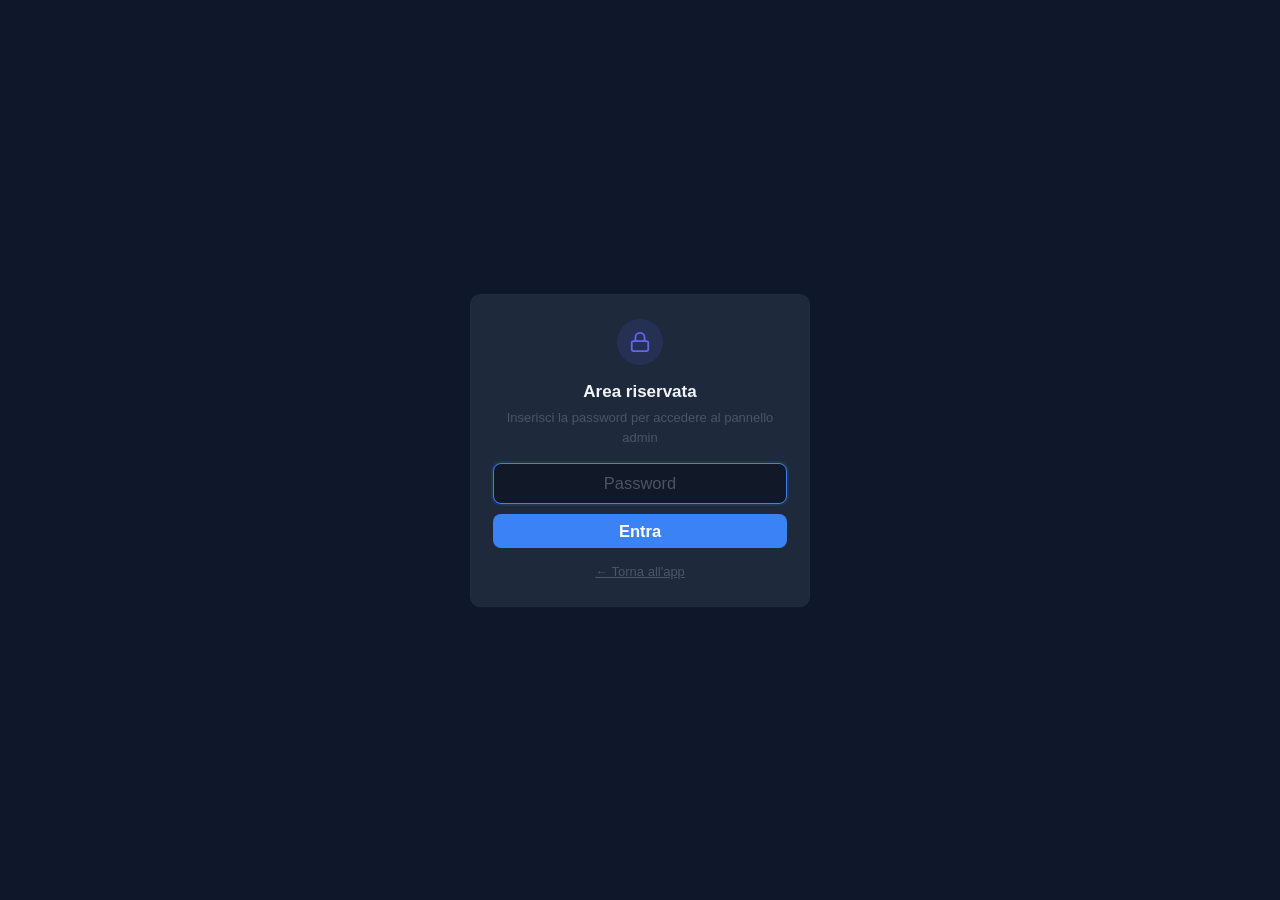
<file: admin.html>
<!DOCTYPE html>
<html lang="it" data-theme="dark">
<head>
  <meta charset="UTF-8" />
  <meta name="viewport" content="width=device-width, initial-scale=1.0, viewport-fit=cover" />
  <meta name="theme-color" content="#0F172A" />
  <title>Admin — WeGo v2.2</title>
  <link rel="stylesheet" href="/style.css" />
  <style>
    .admin-section { margin-bottom: 22px; }
    .admin-group {
      background: var(--bg-card);
      border: 1px solid var(--border);
      border-radius: var(--r-lg);
      overflow: hidden;
    }
    .admin-row {
      padding: 11px 13px;
      border-bottom: 1px solid var(--border);
    }
    .admin-row:last-child { border-bottom: none; }
    .status-dot {
      display: inline-flex; align-items: center; gap: 5px;
      font-size: 13px; font-weight: 600;
    }
    .status-dot__circle { width: 7px; height: 7px; border-radius: 50%; flex-shrink: 0; }
    .status-dot.ok    .status-dot__circle { background: var(--green); }
    .status-dot.error .status-dot__circle { background: var(--red); }
    .status-dot.warn  .status-dot__circle { background: #F59E0B; }
    .status-dot.ok    { color: var(--green); }
    .status-dot.error { color: var(--red); }
    .status-dot.warn  { color: #F59E0B; }
    .sql-block {
      background: #0A0F1A; border: 1px solid var(--border); border-radius: var(--r-md);
      padding: 12px; font-family: 'Menlo','Monaco','Courier New',monospace;
      font-size: 13px; color: #7DD3FC; line-height: 1.6;
      overflow-x: auto; white-space: pre; max-height: 240px; overflow-y: auto;
    }
    .sql-block .kw { color: #F472B6; }
    .sql-block .cm { color: #4B5563; font-style: italic; }
    .sql-block .st { color: #86EFAC; }
    .sql-block .fn { color: #FCD34D; }
    .step-badge {
      display: inline-flex; align-items: center; justify-content: center;
      width: 20px; height: 20px; border-radius: 50%;
      background: var(--accent); color: #fff; font-size: 11.5px; font-weight: 800; flex-shrink: 0;
    }
    .ext-link {
      display: inline-flex; align-items: center; gap: 4px;
      color: var(--accent); font-size: 14px; font-weight: 600; text-decoration: none;
    }
    .ext-link:hover { text-decoration: underline; }
    .ext-link svg { width: 11px; height: 11px; }
    .test-result {
      margin-top: 10px; padding: 10px 12px; border-radius: var(--r-md);
      font-size: 14px; font-weight: 500; display: none; line-height: 1.6;
    }
    .test-result.ok    { background: rgba(16,185,129,0.1); color: var(--green); border: 1px solid rgba(16,185,129,0.25); }
    .test-result.error { background: rgba(239,68,68,0.1);  color: var(--red);   border: 1px solid rgba(239,68,68,0.25); }
    .test-result.warn  { background: rgba(245,158,11,0.1); color: #D97706;      border: 1px solid rgba(245,158,11,0.25); }
    .diag-step { display: flex; align-items: flex-start; gap: 7px; padding: 2px 0; font-size: 13px; }
    .diag-step__icon { flex-shrink: 0; }
    .diag-step--ok   .diag-step__text { color: var(--green); }
    .diag-step--err  .diag-step__text { color: var(--red); }
    .diag-step--warn .diag-step__text { color: #D97706; }
    .diag-step--info .diag-step__text { color: var(--text-secondary); }
    .fcm-grid { display: grid; grid-template-columns: 1fr 1fr; gap: 10px; }
    @media (max-width: 360px) { .fcm-grid { grid-template-columns: 1fr; } }
    .config-note { font-size: 13px; color: var(--text-muted); line-height: 1.5; padding: 4px 0; }
    /* Lista dispositivi Pro — header colonne fisso durante lo scroll
       (vedi sezione "Soluzione completa" più sotto) */
    .dl-scroll {
      max-height: 400px;
      overflow-y: auto;
    }
    .dl-header {
      position: sticky;
      top: 0;
      z-index: 1;
      display: flex;
      align-items: center;
      gap: 8px;
      padding: 7px 13px;
      background: var(--bg-card);
      border-bottom: 1px solid var(--border);
      font-size: 10.5px;
      font-weight: 700;
      text-transform: uppercase;
      letter-spacing: 0.3px;
      color: var(--text-muted);
    }
    .dl-col-code { flex: 1; min-width: 0; }
    .dl-col-date { width: 92px; flex-shrink: 0; text-align: right; }
    .dl-row {
      display: flex; align-items: center; gap: 8px;
      padding: 9px 13px;
      border-bottom: 1px solid var(--border);
    }
    .dl-row:last-child { border-bottom: none; }
    .dl-row .dl-info { flex: 1; min-width: 0; }
    .dl-row .dl-date { width: 92px; flex-shrink: 0; }
    .dl-row .dl-date input[type="date"] {
      width: 100%; font-size: 11px; padding: 5px 3px;
      height: 30px; text-align: center;
    }
    /* Log notifiche push (NUOVO v2.1) — stesso pattern di .dl-scroll/
       .dl-header sopra, colonne diverse (destinatario/evento invece di
       codice/scadenza) + badge esito riuscita/fallita. */
    .nl-scroll { max-height: 400px; overflow-y: auto; }
    .nl-header {
      position: sticky; top: 0; z-index: 1;
      display: flex; align-items: center; gap: 8px;
      padding: 7px 13px; background: var(--bg-card);
      border-bottom: 1px solid var(--border);
      font-size: 10.5px; font-weight: 700; text-transform: uppercase;
      letter-spacing: 0.3px; color: var(--text-muted);
    }
    .nl-col-msg  { flex: 1; min-width: 0; }
    .nl-col-when { width: 78px; flex-shrink: 0; text-align: right; }
    .nl-row {
      display: flex; align-items: flex-start; gap: 8px;
      padding: 9px 13px; border-bottom: 1px solid var(--border);
    }
    .nl-row:last-child { border-bottom: none; }
    .nl-row .nl-info { flex: 1; min-width: 0; }
    .nl-row .nl-when { width: 78px; flex-shrink: 0; text-align: right; font-size: 11px; color: var(--text-muted); }
    .nl-badge {
      display: inline-flex; align-items: center; gap: 3px;
      font-size: 10.5px; font-weight: 700; padding: 1px 6px; border-radius: 999px;
      margin-left: 6px; vertical-align: middle;
    }
    .nl-badge--ok   { background: rgba(16,185,129,0.12); color: var(--green); }
    .nl-badge--err  { background: rgba(239,68,68,0.12);  color: var(--red); }
    .nl-badge--none { background: rgba(148,163,184,0.14); color: var(--text-muted); }
    .nl-error { font-size: 11.5px; color: var(--red); margin-top: 2px; }
    .admin-about { text-align: center; padding: 20px 14px; border-top: 1px solid var(--border); margin-top: 8px; }
    .admin-about__logo {
      width: 36px; height: 36px; background: var(--accent); border-radius: 8px;
      display: flex; align-items: center; justify-content: center;
      font-size: 15px; font-weight: 800; color: #fff; letter-spacing: -0.3px; margin: 0 auto 8px;
    }
    .admin-about__title { font-size: 16.5px; font-weight: 700; color: var(--text-primary); }
    .admin-about__ver   { font-size: 13px; color: var(--text-muted); margin-top: 2px; }
    .admin-about__sep   { height: 1px; background: var(--border); margin: 12px 0; }
    .admin-about__dev   { font-size: 13px; color: var(--text-muted); margin-bottom: 3px; }
    .admin-about__name  { font-size: 15px; font-weight: 600; color: var(--text-primary); margin-bottom: 6px; }
    .admin-about__mail  {
      display: inline-flex; align-items: center; gap: 4px;
      font-size: 14px; font-weight: 500; color: var(--accent); text-decoration: none;
    }
    .admin-about__mail:hover { text-decoration: underline; }
    .admin-about__mail svg { width: 12px; height: 12px; }
    .dev-contact { text-align: center; padding: 10px 0 4px; font-size: 13px; color: var(--text-muted); }
    .dev-contact a { color: var(--accent); text-decoration: none; font-weight: 500; }
    .dev-contact a:hover { text-decoration: underline; }
  </style>
</head>
<body>
<div class="toast-container" id="toastContainer"></div>

<!-- ─── GATE PASSWORD ───────────────────────────────────────────
     Pagina riservata: contiene lo schema SQL del database e gli
     strumenti di diagnostica, non destinata ai partecipanti comuni.
     La password vera NON è più nel codice sorgente: viene verificata
     da /api/admin-login.js, che la confronta con la variabile
     d'ambiente ADMIN_PASSWORD impostata su Vercel (Project Settings →
     Environment Variables). Per cambiarla basta aggiornare quella
     variabile, senza toccare il codice. -->
<div id="adminGate" style="position:fixed;inset:0;z-index:999;background:var(--bg-primary);
  display:flex;align-items:center;justify-content:center;padding:20px;">
  <div style="width:100%;max-width:340px;background:var(--bg-card);border:1px solid var(--border);
    border-radius:var(--r-lg);padding:24px 22px;text-align:center;">
    <div style="width:46px;height:46px;border-radius:50%;background:rgba(99,102,241,0.12);
      display:flex;align-items:center;justify-content:center;margin:0 auto 14px;">
      <svg width="22" height="22" viewBox="0 0 24 24" fill="none" stroke="#6366F1" stroke-width="2">
        <rect x="3" y="11" width="18" height="11" rx="2"/>
        <path d="M7 11V7a5 5 0 0110 0v4"/>
      </svg>
    </div>
    <div style="font-size:17px;font-weight:700;color:var(--text-primary);margin-bottom:4px;">Area riservata</div>
    <div style="font-size:13px;color:var(--text-muted);margin-bottom:16px;">Inserisci la password per accedere al pannello admin</div>
    <input type="password" id="adminPasswordInput" class="form-input" placeholder="Password"
      style="text-align:center;margin-bottom:10px;"
      onkeydown="if(event.key==='Enter')AdminGate.tryUnlock();" />
    <div id="adminGateError" style="display:none;color:var(--red);font-size:12.5px;margin-bottom:10px;">Password errata</div>
    <button class="btn btn--primary btn--full" id="adminGateBtn" onclick="AdminGate.tryUnlock()">Entra</button>
    <a href="/index.html" style="display:block;margin-top:14px;font-size:13px;color:var(--text-muted);">&#8592; Torna all'app</a>
  </div>
</div>

<script>
  const AdminGate = {
    // La password vera non è più qui: vive solo come variabile
    // d'ambiente ADMIN_PASSWORD su Vercel, verificata da
    // /api/admin-login.js. Qui restiamo con la password digitata SOLO
    // in memoria/sessionStorage per questa sessione del browser, per
    // poterla riusare come autenticazione sulle chiamate admin-only
    // successive (es. abilitare un evento esterno).
    password: null,

    init() {
      const saved = sessionStorage.getItem('wego_admin_pw');
      if (saved) {
        AdminGate._unlock(saved);
      } else {
        setTimeout(() => document.getElementById('adminPasswordInput')?.focus(), 200);
      }
    },

    async tryUnlock() {
      const input = document.getElementById('adminPasswordInput');
      const error = document.getElementById('adminGateError');
      const btn   = document.getElementById('adminGateBtn');
      const pw    = input.value;

      error.style.display = 'none';
      if (btn) { btn.disabled = true; btn.textContent = 'Verifica…'; }

      try {
        const res  = await fetch('/api/admin-login', {
          method:  'POST',
          headers: { 'Content-Type': 'application/json' },
          body:    JSON.stringify({ password: pw })
        });
        const data = await res.json().catch(() => ({}));

        if (res.ok && data.ok) {
          sessionStorage.setItem('wego_admin_pw', pw);
          AdminGate._unlock(pw);
        } else if (res.status === 404) {
          error.textContent = 'Funzione /api/admin-login non trovata — verifica che la cartella /api sia stata caricata su Vercel.';
          error.style.display = '';
        } else if (res.status === 500) {
          error.textContent = data.error || 'ADMIN_PASSWORD non configurata su Vercel.';
          error.style.display = '';
        } else {
          error.textContent = 'Password errata';
          error.style.display = '';
          input.value = ''; input.focus();
        }
      } catch (e) {
        error.textContent = 'Errore di connessione — riprova';
        error.style.display = '';
      } finally {
        if (btn) { btn.disabled = false; btn.textContent = 'Entra'; }
      }
    },

    _unlock(password) {
      AdminGate.password = password;
      document.getElementById('adminGate').style.display  = 'none';
      document.getElementById('adminShell').style.display = '';
      // AdminApp è definito più sotto nel file: avviamo l'inizializzazione
      // del pannello solo ora che l'accesso è stato sbloccato.
      if (typeof AdminApp !== 'undefined') AdminApp.init();
    },

    logout() {
      sessionStorage.removeItem('wego_admin_pw');
      window.location.reload();
    }
  };

  document.addEventListener('DOMContentLoaded', () => AdminGate.init());
</script>

<div class="app-shell" id="adminShell" style="display:none;">
  <header class="app-header">
    <div class="app-header__logo">
      <div class="app-header__logo-mark">WG</div>
      <span class="app-header__title">Pannello Admin</span>
    </div>
    <div class="app-header__actions">
      <button class="btn btn--ghost btn--sm" onclick="AdminGate.logout()" title="Esci dal pannello admin">Esci</button>
      <a href="/index.html" class="btn btn--ghost btn--sm">&#8592; App</a>
    </div>
  </header>
  <main class="page-content" style="padding-bottom:40px;">

    <!-- STATO -->
    <div class="admin-section">
      <div class="section-header"><span class="section-title">Stato sistema</span></div>
      <div class="admin-group">
        <div class="admin-row" style="display:flex;align-items:center;justify-content:space-between;">
          <span style="font-size:15px;color:var(--text-secondary);">Supabase</span>
          <span class="status-dot" id="statusSupabase"><span class="status-dot__circle"></span><span id="statusSupabaseText">Non configurato</span></span>
        </div>
        <div class="admin-row" style="display:flex;align-items:center;justify-content:space-between;">
          <span style="font-size:15px;color:var(--text-secondary);">Firebase FCM</span>
          <span class="status-dot" id="statusFCM"><span class="status-dot__circle"></span><span id="statusFCMText">Non configurato</span></span>
        </div>
        <div class="admin-row" style="display:flex;align-items:center;justify-content:space-between;">
          <span style="font-size:15px;color:var(--text-secondary);">Service Worker</span>
          <span class="status-dot" id="statusSW"><span class="status-dot__circle"></span><span id="statusSWText">Verifica...</span></span>
        </div>
        <div class="admin-row" style="display:flex;align-items:center;justify-content:space-between;">
          <span style="font-size:15px;color:var(--text-secondary);">Permesso notifiche</span>
          <span class="status-dot" id="statusNotif"><span class="status-dot__circle"></span><span id="statusNotifText">Verifica...</span></span>
        </div>
        <div class="admin-row" style="display:flex;align-items:center;justify-content:space-between;">
          <span style="font-size:15px;color:var(--text-secondary);">IndexedDB locale</span>
          <span class="status-dot" id="statusDB"><span class="status-dot__circle"></span><span id="statusDBText">Verifica...</span></span>
        </div>
      </div>
    </div>

    <!-- TEST / DEBUG LOCALE -->
    <div class="admin-section">
      <div class="section-header"><span class="section-title">Test / Debug locale (su questo browser)</span></div>
      <div class="admin-group">
        <div class="admin-row">
          <p class="config-note" style="margin-bottom:8px;">
            Per ritestare l'evidenziazione "Help" sul logo in home (compare solo
            per le prime 2 visite, finché non si clicca — vedi situazione.md
            §5sexdecies) dopo averla già esaurita su questo dispositivo/browser.
          </p>
          <button class="btn btn--ghost btn--sm" onclick="AdminApp.resetHelpHint()">
            Reset evidenziazione Help
          </button>
        </div>
      </div>
    </div>

    <!-- BACKUP CONFIG -->
    <div class="admin-section">
      <div class="section-header"><span class="section-title">Backup configurazione</span></div>
      <div class="admin-group">
        <div class="admin-row">
          <p class="config-note">
            Le credenziali sono salvate nel <b>localStorage</b> del browser corrente e non sono disponibili su altri PC o browser.
            Esporta un file <code style="font-size:11.5px;background:var(--bg-input);padding:1px 4px;border-radius:3px;">wego-config.json</code>
            da importare su ogni nuovo dispositivo. Conservalo in modo sicuro — contiene le chiavi API.
          </p>
        </div>
        <div class="admin-row" style="display:flex;gap:8px;">
          <button class="btn btn--primary" style="flex:1;" onclick="AdminApp.exportConfig()">
            <svg width="13" height="13" viewBox="0 0 24 24" fill="none" stroke="currentColor" stroke-width="2">
              <path d="M21 15v4a2 2 0 01-2 2H5a2 2 0 01-2-2v-4"/>
              <polyline points="7 10 12 15 17 10"/><line x1="12" y1="15" x2="12" y2="3"/>
            </svg>
            Esporta config
          </button>
          <button class="btn btn--ghost" style="flex:1;" onclick="AdminApp.importConfig()">
            <svg width="13" height="13" viewBox="0 0 24 24" fill="none" stroke="currentColor" stroke-width="2">
              <path d="M21 15v4a2 2 0 01-2 2H5a2 2 0 01-2-2v-4"/>
              <polyline points="17 8 12 3 7 8"/><line x1="12" y1="3" x2="12" y2="15"/>
            </svg>
            Importa config
          </button>
          <input type="file" id="configFileInput" accept=".json" style="display:none;" onchange="AdminApp._onConfigFileSelected(this)" />
        </div>
        <div class="test-result" id="configImportResult"></div>
      </div>
    </div>

    <!-- SUPABASE -->
    <div class="admin-section">
      <div class="section-header">
        <span class="section-title">Supabase — Database</span>
        <a href="https://supabase.com" target="_blank" rel="noopener" class="ext-link">Apri dashboard<svg viewBox="0 0 24 24" fill="none" stroke="currentColor" stroke-width="2"><path d="M18 13v6a2 2 0 01-2 2H5a2 2 0 01-2-2V8a2 2 0 012-2h6"/><polyline points="15 3 21 3 21 9"/><line x1="10" y1="14" x2="21" y2="3"/></svg></a>
      </div>
      <div class="admin-group" style="margin-bottom:10px;">
        <div class="admin-row">
          <div style="display:flex;align-items:center;gap:8px;margin-bottom:6px;"><span class="step-badge">1</span><span style="font-size:14px;font-weight:600;color:var(--text-primary);">Crea account su supabase.com</span></div>
          <p style="font-size:13px;color:var(--text-muted);line-height:1.5;margin-left:28px;">Vai su <a href="https://supabase.com" target="_blank" class="ext-link" style="font-size:13px;">supabase.com</a>, crea un account gratuito e un nuovo progetto.</p>
        </div>
        <div class="admin-row">
          <div style="display:flex;align-items:center;gap:8px;margin-bottom:6px;"><span class="step-badge">2</span><span style="font-size:14px;font-weight:600;color:var(--text-primary);">Esegui lo schema SQL</span></div>
          <p style="font-size:13px;color:var(--text-muted);line-height:1.5;margin-left:28px;margin-bottom:8px;">Pannello Supabase &#8594; <b>SQL Editor</b> &#8594; <b>New query</b>, incolla e lancia:</p>
          <div class="sql-block" id="sqlBlock"></div>
          <button class="btn btn--ghost btn--sm" onclick="AdminApp.copySQL()" style="margin-top:8px;">Copia SQL</button>
        </div>
        <div class="admin-row">
          <div style="display:flex;align-items:center;gap:8px;margin-bottom:6px;"><span class="step-badge">3</span><span style="font-size:14px;font-weight:600;color:var(--text-primary);">Copia le credenziali API</span></div>
          <p style="font-size:13px;color:var(--text-muted);line-height:1.5;margin-left:28px;"><b>Project Settings</b> &#8594; <b>API</b>. Copia Project URL e anon public key.</p>
        </div>
      </div>
      <div class="admin-group">
        <div class="admin-row">
          <div class="form-group" style="margin-bottom:10px;">
            <label class="form-label">Project URL *</label>
            <input type="url" class="form-input" id="supabaseUrl" placeholder="https://xxxxxxxxxxx.supabase.co" autocomplete="off" />
          </div>
          <div class="form-group" style="margin-bottom:0;">
            <label class="form-label">Anon Public Key *</label>
            <input type="text" class="form-input" id="supabaseKey" placeholder="eyJhbGciOiJIUzI1NiIsInR5cCI6IkpXVCJ9..." autocomplete="off" style="font-family:monospace;font-size:13px;" />
          </div>
        </div>
        <div class="admin-row" style="display:flex;gap:8px;">
          <button class="btn btn--primary" style="flex:1;" onclick="AdminApp.saveSupabase()">Salva</button>
          <button class="btn btn--ghost" style="flex:1;" onclick="AdminApp.testSupabase()">Testa connessione</button>
        </div>
        <div class="test-result" id="supabaseTestResult"></div>
      </div>
    </div>

    <!-- LICENZA PRO (Soluzione completa) -->
    <div class="admin-section">
      <div class="section-header"><span class="section-title">Soluzione completa (Pro)</span></div>
      <div class="admin-group" style="margin-bottom:10px;">
        <div class="admin-row">
          <p class="config-note">
            Versione Base (default): 1 evento, max 15 partecipanti, niente foto sincronizzate.
            Versione Pro (abilitata qui): fino a 100 eventi creati, 50 partecipanti per evento,
            foto sincronizzate. Devi <b>sempre indicare una data "fino al"</b> — per
            un'abilitazione senza scadenza usa una data molto lontana (bottone sotto).
          </p>
        </div>
        <div class="admin-row" style="display:flex;flex-direction:column;gap:8px;">
          <input type="text" class="form-input" id="enableDeviceId" placeholder="Codice dispositivo (da Impostazioni → Generale, o dalla lista sotto)"
            style="font-family:monospace;font-size:12.5px;" />
          <div style="display:flex;gap:8px;">
            <input type="date" class="form-input" id="enableDeviceUntil" style="flex:1;" />
            <button class="btn btn--primary" onclick="AdminApp.enableDeviceLicense()" style="flex-shrink:0;">Abilita</button>
          </div>
          <button class="btn btn--ghost btn--sm" onclick="AdminApp.setUnlimitedDate()" style="align-self:flex-start;">
            Usa "senza scadenza" (31/12/2099)
          </button>
        </div>
        <div class="test-result" id="enableDeviceResult"></div>
      </div>
      <div class="admin-group" style="padding:0;">
        <div class="admin-row" style="display:flex;align-items:center;justify-content:space-between;">
          <span style="font-size:14px;font-weight:600;color:var(--text-primary);">Dispositivi in attesa / abilitati</span>
          <button class="btn btn--ghost btn--sm" onclick="AdminApp.loadDeviceLicenseList()">Aggiorna</button>
        </div>
        <div class="dl-scroll">
          <div class="dl-header">
            <span class="dl-col-code">Codice dispositivo</span>
            <span class="dl-col-date">Data scadenza</span>
          </div>
          <div id="deviceLicenseList"><p class="config-note" style="padding:11px 13px;">Caricamento…</p></div>
        </div>
      </div>
    </div>

    <!-- FIREBASE FCM -->
    <div class="admin-section">
      <div class="section-header">
        <span class="section-title">Firebase — Push Notifications</span>
        <a href="https://console.firebase.google.com" target="_blank" rel="noopener" class="ext-link">Apri console<svg viewBox="0 0 24 24" fill="none" stroke="currentColor" stroke-width="2"><path d="M18 13v6a2 2 0 01-2 2H5a2 2 0 01-2-2V8a2 2 0 012-2h6"/><polyline points="15 3 21 3 21 9"/><line x1="10" y1="14" x2="21" y2="3"/></svg></a>
      </div>
      <div class="admin-group" style="margin-bottom:10px;">
        <div class="admin-row">
          <div style="display:flex;align-items:center;gap:8px;margin-bottom:6px;"><span class="step-badge">1</span><span style="font-size:14px;font-weight:600;color:var(--text-primary);">Crea progetto Firebase</span></div>
          <p style="font-size:13px;color:var(--text-muted);line-height:1.5;margin-left:28px;">Vai su <a href="https://console.firebase.google.com" target="_blank" class="ext-link" style="font-size:13px;">console.firebase.google.com</a>, crea progetto e aggiungi una Web App.</p>
        </div>
        <div class="admin-row">
          <div style="display:flex;align-items:center;gap:8px;margin-bottom:6px;"><span class="step-badge">2</span><span style="font-size:14px;font-weight:600;color:var(--text-primary);">Abilita Cloud Messaging</span></div>
          <p style="font-size:13px;color:var(--text-muted);line-height:1.5;margin-left:28px;"><b>Project Settings</b> &#8594; <b>Cloud Messaging</b> &#8594; genera chiavi VAPID (Web Push certificates).</p>
        </div>
        <div class="admin-row">
          <div style="display:flex;align-items:center;gap:8px;margin-bottom:6px;"><span class="step-badge">3</span><span style="font-size:14px;font-weight:600;color:var(--text-primary);">Copia le credenziali</span></div>
          <p style="font-size:13px;color:var(--text-muted);line-height:1.5;margin-left:28px;"><b>Project Settings</b> &#8594; <b>General</b> &#8594; <b>Your apps</b> &#8594; <b>SDK setup and configuration</b>.</p>
        </div>
      </div>
      <div class="admin-group">
        <div class="admin-row">
          <div class="fcm-grid">
            <div class="form-group" style="margin-bottom:0;"><label class="form-label">API Key</label><input type="text" class="form-input" id="fcmApiKey" placeholder="AIzaSy..." autocomplete="off" style="font-size:13px;font-family:monospace;" /></div>
            <div class="form-group" style="margin-bottom:0;"><label class="form-label">Project ID</label><input type="text" class="form-input" id="fcmProjectId" placeholder="my-project-12345" autocomplete="off" style="font-size:13px;" /></div>
            <div class="form-group" style="margin-bottom:0;"><label class="form-label">Sender ID</label><input type="text" class="form-input" id="fcmSenderId" placeholder="123456789012" autocomplete="off" style="font-size:13px;font-family:monospace;" /></div>
            <div class="form-group" style="margin-bottom:0;"><label class="form-label">App ID</label><input type="text" class="form-input" id="fcmAppId" placeholder="1:123...:web:abc..." autocomplete="off" style="font-size:13px;font-family:monospace;" /></div>
          </div>
        </div>
        <div class="admin-row">
          <div class="form-group" style="margin-bottom:0;">
            <label class="form-label">VAPID Public Key (Web Push)</label>
            <input type="text" class="form-input" id="fcmVapidKey" placeholder="BEl62iUYgUivxIkv69yViEuiBIa-Ib9-SkvMeAtA3LFgDzkrxZJjSgSnfck..." autocomplete="off" style="font-size:13px;font-family:monospace;" />
            <span class="form-hint">Da Project Settings &#8594; Cloud Messaging &#8594; Web Push certificates</span>
          </div>
        </div>
        <div class="admin-row" style="display:flex;gap:8px;">
          <button class="btn btn--primary" style="flex:1;" onclick="AdminApp.saveFCM()">Salva</button>
          <button class="btn btn--ghost" style="flex:1;" onclick="AdminApp.testFCM()">Testa notifica</button>
        </div>
        <div class="test-result" id="fcmTestResult"></div>
      </div>
    </div>

    <!-- LOG NOTIFICHE PUSH (NUOVO v2.1) — storico persistente di ogni
         invio tentato (tabella sp_notification_log, scritta dalla Edge
         Function send-push-notification v3 — vedi supabase.js v1.16).
         Sola lettura, via /api/notification-log.js (stesso pattern di
         sicurezza di device-license.js: password admin + service key). -->
    <div class="admin-section">
      <div class="section-header"><span class="section-title">Log notifiche push</span></div>
      <div class="admin-group" style="margin-bottom:10px;">
        <div class="admin-row">
          <p class="config-note">
            Ogni notifica push TENTATA (riuscita o no) da quando è stata attivata questa
            versione — non risale a prima. Un fallimento ripetuto sullo stesso destinatario
            di solito significa sottoscrizione scaduta/revocata sul suo device (si
            ripulisce da sola al tentativo successivo).
          </p>
        </div>
      </div>
      <div class="admin-group" style="padding:0;">
        <div class="admin-row" style="display:flex;align-items:center;justify-content:space-between;">
          <span style="font-size:14px;font-weight:600;color:var(--text-primary);">Ultimi invii</span>
          <button class="btn btn--ghost btn--sm" onclick="AdminApp.loadNotificationLog()">Aggiorna</button>
        </div>
        <div class="nl-scroll">
          <div class="nl-header">
            <span class="nl-col-msg">Destinatario / evento / messaggio</span>
            <span class="nl-col-when">Quando</span>
          </div>
          <div id="notificationLogList"><p class="config-note" style="padding:11px 13px;">Caricamento…</p></div>
        </div>
      </div>
    </div>

    <!-- VERCEL -->
    <div class="admin-section">
      <div class="section-header">
        <span class="section-title">Deployment — Vercel</span>
        <a href="https://vercel.com" target="_blank" rel="noopener" class="ext-link">Apri dashboard<svg viewBox="0 0 24 24" fill="none" stroke="currentColor" stroke-width="2"><path d="M18 13v6a2 2 0 01-2 2H5a2 2 0 01-2-2V8a2 2 0 012-2h6"/><polyline points="15 3 21 3 21 9"/><line x1="10" y1="14" x2="21" y2="3"/></svg></a>
      </div>
      <div class="admin-group">
        <div class="admin-row">
          <div style="display:flex;align-items:center;gap:8px;margin-bottom:6px;"><span class="step-badge">1</span><span style="font-size:14px;font-weight:600;color:var(--text-primary);">Push su GitHub</span></div>
          <p style="font-size:13px;color:var(--text-muted);line-height:1.5;margin-left:28px;">Carica la cartella del progetto su un repository GitHub.</p>
        </div>
        <div class="admin-row">
          <div style="display:flex;align-items:center;gap:8px;margin-bottom:6px;"><span class="step-badge">2</span><span style="font-size:14px;font-weight:600;color:var(--text-primary);">Importa su Vercel</span></div>
          <p style="font-size:13px;color:var(--text-muted);line-height:1.5;margin-left:28px;"><a href="https://vercel.com" target="_blank" class="ext-link" style="font-size:13px;">vercel.com</a> &#8594; <b>Add New Project</b> &#8594; seleziona il repo &#8594; framework: <b>Other</b> &#8594; deploy.</p>
        </div>
        <div class="admin-row">
          <div style="display:flex;align-items:center;gap:8px;margin-bottom:6px;"><span class="step-badge">3</span><span style="font-size:14px;font-weight:600;color:var(--text-primary);">Configura il dominio</span></div>
          <p style="font-size:13px;color:var(--text-muted);line-height:1.5;margin-left:28px;">Vercel assegna un URL <code style="font-size:11.5px;background:var(--bg-input);padding:1px 4px;border-radius:3px;">*.vercel.app</code>. Le PWA richiedono HTTPS — fornito automaticamente.</p>
        </div>
        <div class="admin-row">
          <button class="btn btn--ghost btn--full" onclick="AdminApp.downloadVercelJson()">
            <svg viewBox="0 0 24 24" fill="none" stroke="currentColor" stroke-width="2"><path d="M21 15v4a2 2 0 01-2 2H5a2 2 0 01-2-2v-4"/><polyline points="7 10 12 15 17 10"/><line x1="12" y1="15" x2="12" y2="3"/></svg>
            Scarica vercel.json
          </button>
        </div>
      </div>
    </div>

    <!-- ABOUT -->
    <div class="admin-about">
      <div class="admin-about__logo">WG</div>
      <div class="admin-about__title">WeGo</div>
      <div class="admin-about__ver">Versione 1.8 — Pannello Amministratore</div>
      <div class="admin-about__sep"></div>
      <div class="admin-about__dev">Sviluppato da</div>
      <div class="admin-about__name">Ivo Taffarel</div>
      <a class="admin-about__mail" href="mailto:ivotaffarel@gmail.com">
        <svg viewBox="0 0 24 24" fill="none" stroke="currentColor" stroke-width="2"><path d="M4 4h16c1.1 0 2 .9 2 2v12c0 1.1-.9 2-2 2H4c-1.1 0-2-.9-2-2V6c0-1.1.9-2 2-2z"/><polyline points="22,6 12,13 2,6"/></svg>
        ivotaffarel@gmail.com
      </a>
    </div>
    <div class="dev-contact">Contatta lo sviluppatore: <a href="mailto:ivotaffarel@gmail.com">ivotaffarel@gmail.com</a></div>

  </main>
</div>

<script src="/utils.js"></script>
<script src="/supabase.js"></script>
<script>
const AdminApp = {

  // Reset evidenziazione "Help" sul logo home (solo questo browser/device —
  // vedi app.js _renderHelpHint(), index.html, situazione.md §5sexdecies).
  // Comodo per ritestarla più volte durante lo sviluppo, senza dover
  // cancellare manualmente i dati del sito dal browser (che resetterebbe
  // anche tema/altre preferenze locali).
  resetHelpHint() {
    try {
      localStorage.removeItem('wego_help_hint_views');
      localStorage.removeItem('wego_help_hint_clicked');
      Utils.toast('Evidenziazione Help resettata — riapri la home', 'success');
    } catch (e) {
      Utils.toast('Errore: ' + e.message, 'error');
    }
  },
  async init() {
    Utils.applyTheme(Utils.getConfig('theme', 'dark'));
    AdminApp._loadSavedCredentials();
    AdminApp._checkStatus();
    AdminApp._renderSQL();
    AdminApp.loadDeviceLicenseList();
    AdminApp.loadNotificationLog();

    // Default comodo per il campo "fino al": oggi + 1 anno (caso d'uso più
    // frequente). L'admin può comunque cambiarlo o usare il bottone
    // "senza scadenza" prima di premere Abilita.
    const untilInput = document.getElementById('enableDeviceUntil');
    if (untilInput && !untilInput.value) {
      const d = new Date();
      d.setFullYear(d.getFullYear() + 1);
      untilInput.value = d.toISOString().slice(0, 10);
    }
  },

  _loadSavedCredentials() {
    const set = (id, key) => {
      const val = Utils.getConfig(key, '');
      const el  = document.getElementById(id);
      if (el && val) el.value = val;
    };
    set('supabaseUrl',  'supabase_url');
    set('supabaseKey',  'supabase_anon_key');
    set('fcmApiKey',    'fcm_api_key');
    set('fcmProjectId', 'fcm_project_id');
    set('fcmSenderId',  'fcm_sender_id');
    set('fcmAppId',     'fcm_app_id');
    set('fcmVapidKey',  'fcm_vapid_key');
  },

  async _checkStatus() {
    // Supabase
    const sbOk = SupabaseClient.isConfigured();
    AdminApp._setStatus('statusSupabase', sbOk ? 'ok' : 'error', sbOk ? 'Configurato' : 'Non configurato');

    // FCM
    const fcmOk = !!(Utils.getConfig('fcm_api_key') && Utils.getConfig('fcm_vapid_key'));
    AdminApp._setStatus('statusFCM', fcmOk ? 'ok' : 'error', fcmOk ? 'Configurato' : 'Non configurato');

    // SW
    if ('serviceWorker' in navigator) {
      try {
        const reg = await navigator.serviceWorker.getRegistration('/');
        AdminApp._setStatus('statusSW', reg ? 'ok' : 'warn',
          reg ? 'Attivo (' + reg.scope + ')' : 'Non registrato — apri prima la app');
      } catch { AdminApp._setStatus('statusSW', 'error', 'Errore verifica SW'); }
    } else {
      AdminApp._setStatus('statusSW', 'error', 'Non supportato da questo browser');
    }

    // Permesso notifiche
    if ('Notification' in window) {
      const perm = Notification.permission;
      if (perm === 'granted')       AdminApp._setStatus('statusNotif', 'ok',    'Concesso');
      else if (perm === 'denied')   AdminApp._setStatus('statusNotif', 'error', 'Bloccato — sblocca dalle impostazioni browser');
      else                          AdminApp._setStatus('statusNotif', 'warn',  'Non ancora richiesto');
    } else {
      AdminApp._setStatus('statusNotif', 'error', 'Non supportato');
    }

    // IndexedDB
    try {
      const req = indexedDB.open('wego_db');
      req.onsuccess = () => { AdminApp._setStatus('statusDB', 'ok', 'Disponibile'); req.result.close(); };
      req.onerror  = () => AdminApp._setStatus('statusDB', 'error', 'Errore apertura');
    } catch { AdminApp._setStatus('statusDB', 'error', 'Non supportato'); }
  },

  _setStatus(id, type, text) {
    const el = document.getElementById(id);
    if (!el) return;
    el.className = 'status-dot ' + type;
    const textEl = document.getElementById(id + 'Text');
    if (textEl) textEl.textContent = text;
  },

  _renderSQL() {
    const raw = SupabaseClient.SQL_SCHEMA;
    const highlighted = raw
      .replace(/--[^\n]*/g, m => '<span class="cm">' + m + '</span>')
      .replace(/\b(CREATE|TABLE|INDEX|IF|NOT|EXISTS|ON|DELETE|CASCADE|DEFAULT|PRIMARY|KEY|REFERENCES|UNIQUE|GRANT|SELECT|INSERT|UPDATE|TO|ALTER|ENABLE|ROW|LEVEL|SECURITY)\b/g, m => '<span class="kw">' + m + '</span>')
      .replace(/'[^']*'/g, m => '<span class="st">' + m + '</span>')
      .replace(/\b(uuid_generate_v4|NOW)\b/g, m => '<span class="fn">' + m + '</span>');
    document.getElementById('sqlBlock').innerHTML = highlighted;
  },

  copySQL() { Utils.copyToClipboard(SupabaseClient.SQL_SCHEMA); },

  saveSupabase() {
    const url = document.getElementById('supabaseUrl').value.trim();
    const key = document.getElementById('supabaseKey').value.trim();
    if (!url || !url.startsWith('https://')) { Utils.toast('URL non valido — deve iniziare con https://', 'error'); return; }
    if (!key || key.length < 20)             { Utils.toast('Anon key non valida', 'error'); return; }
    Utils.setConfig('supabase_url',      url);
    Utils.setConfig('supabase_anon_key', key);
    Utils.toast('Credenziali Supabase salvate', 'success');
    AdminApp._checkStatus();
  },

  async testSupabase() {
    const el = document.getElementById('supabaseTestResult');
    el.style.display = 'block'; el.className = 'test-result'; el.textContent = 'Test in corso...';
    AdminApp.saveSupabase();
    if (!SupabaseClient.isConfigured()) { el.className = 'test-result error'; el.textContent = 'Credenziali non configurate'; return; }
    try {
      const url = Utils.getConfig('supabase_url');
      const key = Utils.getConfig('supabase_anon_key');
      const res = await fetch(url + '/rest/v1/sp_events?limit=1', { headers: { apikey: key, Authorization: 'Bearer ' + key } });
      if (res.ok) { el.className = 'test-result ok'; el.textContent = 'Connessione riuscita (HTTP ' + res.status + ')'; }
      else if (res.status === 404) { el.className = 'test-result error'; el.textContent = 'Tabelle non trovate — esegui lo schema SQL prima'; }
      else { const body = await res.text().catch(() => ''); el.className = 'test-result error'; el.textContent = 'Errore HTTP ' + res.status + ' — ' + (body.slice(0,120) || 'verifica le credenziali'); }
    } catch(e) { el.className = 'test-result error'; el.textContent = 'Connessione fallita: ' + e.message; }
  },

  // ── LICENZA PRO (Soluzione completa) ───────────────────
  // Tutte le operazioni di scrittura (enable/disable) passano da
  // /api/device-license.js, che verifica AdminGate.password lato server
  // contro ADMIN_PASSWORD prima di toccare il database — stesso identico
  // pattern della sincronizzazione eventi esterni qui sopra.
  setUnlimitedDate() {
    document.getElementById('enableDeviceUntil').value = '2099-12-31';
  },

  async enableDeviceLicense() {
    const idInput   = document.getElementById('enableDeviceId');
    const dateInput = document.getElementById('enableDeviceUntil');
    const deviceId  = idInput.value.trim();
    const until     = dateInput.value;
    const el = document.getElementById('enableDeviceResult');
    if (!deviceId) { Utils.toast('Inserisci il codice dispositivo', 'error'); return; }
    if (!until)    { Utils.toast('Indica una data "fino al" (anche lontana, per "senza scadenza")', 'error'); return; }
    el.style.display = 'block'; el.className = 'test-result'; el.textContent = 'Abilitazione in corso…';
    try {
      const res = await fetch('/api/device-license', {
        method:  'POST',
        headers: { 'Content-Type': 'application/json', 'x-admin-password': AdminGate.password || '' },
        body:    JSON.stringify({ action: 'enable', device_id: deviceId, expires_at: until })
      });
      const data = await res.json().catch(() => ({}));
      if (res.ok && data.ok) {
        el.className = 'test-result ok';
        el.textContent = `Dispositivo abilitato alla versione Pro fino al ${Utils.formatDate(new Date(until).toISOString())}.`;
        idInput.value = '';
        AdminApp.loadDeviceLicenseList();
      } else {
        el.className = 'test-result error';
        el.textContent = data.error || 'Errore abilitazione';
      }
    } catch (e) {
      el.className = 'test-result error';
      el.textContent = 'Errore di connessione: ' + e.message;
    }
  },

  // Abilita direttamente dalla riga della lista: legge la data dall'input
  // che sta nella STESSA riga (passata via "this" dal bottone), non più da
  // un campo separato in alto — vedi loadDeviceLicenseList() più sotto.
  async enableDeviceLicenseRow(btnEl, deviceId) {
    const row       = btnEl.closest('.dl-row');
    const dateInput = row ? row.querySelector('input[type="date"]') : null;
    const until     = dateInput ? dateInput.value : '';
    if (!until) { Utils.toast('Indica una data di scadenza per questo dispositivo', 'error'); return; }
    const originalText = btnEl.textContent;
    btnEl.disabled = true; btnEl.textContent = '…';
    try {
      const res = await fetch('/api/device-license', {
        method:  'POST',
        headers: { 'Content-Type': 'application/json', 'x-admin-password': AdminGate.password || '' },
        body:    JSON.stringify({ action: 'enable', device_id: deviceId, expires_at: until })
      });
      const data = await res.json().catch(() => ({}));
      if (res.ok && data.ok) {
        Utils.toast('Dispositivo abilitato alla versione Pro ✓', 'success');
        AdminApp.loadDeviceLicenseList();
      } else {
        Utils.toast(data.error || 'Errore abilitazione', 'error');
        btnEl.disabled = false; btnEl.textContent = originalText;
      }
    } catch (e) {
      Utils.toast('Errore: ' + e.message, 'error');
      btnEl.disabled = false; btnEl.textContent = originalText;
    }
  },

  async disableDeviceLicense(deviceId) {
    if (!confirm('Disabilitare la versione Pro per questo dispositivo?\n\nTorna alla versione Base (max 1 evento). Gli eventi/dati già presenti NON vengono toccati in questa fase: la pulizia automatica con scelta dell\'utente arriva in una fase successiva.')) return;
    try {
      const res = await fetch('/api/device-license', {
        method:  'POST',
        headers: { 'Content-Type': 'application/json', 'x-admin-password': AdminGate.password || '' },
        body:    JSON.stringify({ action: 'disable', device_id: deviceId })
      });
      const data = await res.json().catch(() => ({}));
      if (res.ok && data.ok) { Utils.toast('Versione Pro disabilitata', 'success'); AdminApp.loadDeviceLicenseList(); }
      else Utils.toast(data.error || 'Errore disabilitazione', 'error');
    } catch (e) { Utils.toast('Errore: ' + e.message, 'error'); }
  },

  // Lista sintetica con header colonne fisso (vedi .dl-header/.dl-scroll in
  // <style>): ogni riga mostra codice dispositivo + data scadenza sulla
  // stessa riga (data scadenza è una select "vuota"/editabile — un campo
  // <input type="date"> precompilato a un anno da oggi — se il dispositivo
  // non è attualmente Pro, altrimenti testo READ-ONLY con la data reale),
  // la nota del richiedente sotto, e il bottone Abilita/Disabilita a destra.
  async loadDeviceLicenseList() {
    const container = document.getElementById('deviceLicenseList');
    if (!container) return;
    container.innerHTML = '<p class="config-note" style="padding:11px 13px;">Caricamento…</p>';
    try {
      const res = await fetch('/api/device-license', {
        headers: { 'x-admin-password': AdminGate.password || '' }
      });
      const data = await res.json().catch(() => ({}));
      if (!res.ok || !Array.isArray(data.items)) {
        container.innerHTML = `<p class="config-note" style="color:var(--red);padding:11px 13px;">Errore caricamento: ${Utils.escapeHtml(data.error || String(res.status))}</p>`;
        return;
      }
      if (!data.items.length) {
        container.innerHTML = '<p class="config-note" style="padding:11px 13px;">Nessun dispositivo registrato.</p>';
        return;
      }
      const now = Date.now();
      // Default per il campo data dei dispositivi non ancora attivi: un
      // anno da oggi (stesso comportamento già usato per il form in alto).
      const defaultUntil = new Date(Date.now() + 365 * 24 * 60 * 60 * 1000).toISOString().slice(0, 10);

      container.innerHTML = data.items.map(item => {
        const isActive  = !!(item.enabled && item.expires_at && new Date(item.expires_at).getTime() > now);
        const farFuture = item.expires_at && (new Date(item.expires_at).getFullYear() > new Date().getFullYear() + 20);
        const dateCol   = isActive
          ? `<span style="font-size:11.5px;font-weight:700;color:var(--green);">${farFuture ? 'Senza scad.' : Utils.formatDate(item.expires_at)}</span>`
          : `<input type="date" class="form-input" value="${defaultUntil}" />`;
        return `
        <div class="dl-row">
          <div class="dl-info">
            <div style="font-size:12px;font-weight:700;font-family:monospace;color:var(--text-primary);white-space:nowrap;overflow:hidden;text-overflow:ellipsis;" title="${Utils.escapeHtml(item.device_id)}">${Utils.escapeHtml(item.device_id)}</div>
            <div style="font-size:12px;color:var(--text-muted);white-space:nowrap;overflow:hidden;text-overflow:ellipsis;margin-top:1px;">${Utils.escapeHtml(item.label || 'Senza nota')}</div>
          </div>
          <div class="dl-date">${dateCol}</div>
          ${isActive
            ? `<button class="btn btn--ghost btn--sm" style="color:var(--red);flex-shrink:0;" onclick="AdminApp.disableDeviceLicense('${item.device_id}')">Disabilita</button>`
            : `<button class="btn btn--primary btn--sm" style="flex-shrink:0;" onclick="AdminApp.enableDeviceLicenseRow(this, '${item.device_id}')">Abilita</button>`}
        </div>`;
      }).join('');
    } catch (e) {
      container.innerHTML = `<p class="config-note" style="color:var(--red);padding:11px 13px;">Errore: ${Utils.escapeHtml(e.message)}</p>`;
    }
  },

  // Storico notifiche push (NUOVO v2.1) — vedi /api/notification-log.js.
  // Ogni riga: destinatario (o "Utente rimosso" se sp_users(name) non
  // risolve — es. partecipante eliminato), evento, testo inviato, esito
  // con badge riuscita/fallita ed errore in rosso se fallita.
  // v2.2: gestito il terzo stato success=NULL ("Nessun destinatario" —
  //       nessuno iscritto alle notifiche per l'evento, o l'unico
  //       iscritto era chi ha eseguito l'azione, sempre escluso), scritto
  //       ora dalla Edge Function v4 anche quando non c'è nessuno da
  //       notificare — prima questi tentativi non lasciavano traccia.
  async loadNotificationLog() {
    const container = document.getElementById('notificationLogList');
    if (!container) return;
    container.innerHTML = '<p class="config-note" style="padding:11px 13px;">Caricamento…</p>';
    try {
      const res = await fetch('/api/notification-log?limit=150', {
        headers: { 'x-admin-password': AdminGate.password || '' }
      });
      const data = await res.json().catch(() => ({}));
      if (!res.ok || !Array.isArray(data.items)) {
        container.innerHTML = `<p class="config-note" style="color:var(--red);padding:11px 13px;">Errore caricamento: ${Utils.escapeHtml(data.error || String(res.status))}</p>`;
        return;
      }
      if (!data.items.length) {
        container.innerHTML = '<p class="config-note" style="padding:11px 13px;">Nessuna notifica registrata finora.</p>';
        return;
      }
      container.innerHTML = data.items.map(item => {
        // success: true = inviata, false = fallita, NULL = nessun
        // destinatario (nessuno iscritto alle notifiche per l'evento, o
        // l'unico iscritto è chi ha eseguito l'azione — sempre escluso,
        // vedi index.ts v4). In questo caso user_id è sempre NULL, quindi
        // "Utente rimosso" sarebbe fuorviante (sembrerebbe un
        // partecipante cancellato) — usiamo un'etichetta dedicata.
        const recipient = item.success === null
          ? 'Nessun destinatario'
          : (item.sp_users?.name || 'Utente rimosso');
        const eventTitle = item.sp_events?.title || 'Evento rimosso';
        const badge = item.success === true
          ? `<span class="nl-badge nl-badge--ok">✓ Inviata</span>`
          : item.success === false
            ? `<span class="nl-badge nl-badge--err">✗ Fallita</span>`
            : `<span class="nl-badge nl-badge--none">— Nessun destinatario</span>`;
        return `
        <div class="nl-row">
          <div class="nl-info">
            <div style="font-size:12.5px;font-weight:700;color:var(--text-primary);">${Utils.escapeHtml(recipient)}${badge}</div>
            <div style="font-size:12px;color:var(--text-muted);margin-top:1px;">${Utils.escapeHtml(eventTitle)} — ${Utils.escapeHtml(item.title || '')}</div>
            <div style="font-size:12px;color:var(--text-secondary);margin-top:1px;">${Utils.escapeHtml(item.body || '')}</div>
            ${item.success === false && item.error ? `<div class="nl-error">${Utils.escapeHtml(item.error)}</div>` : ''}
            ${item.success === null && item.error ? `<div class="nl-error" style="color:var(--text-muted);">${Utils.escapeHtml(item.error)}</div>` : ''}
          </div>
          <div class="nl-when">${Utils.escapeHtml(Utils.formatDateTime(item.created_at))}</div>
        </div>`;
      }).join('');
    } catch (e) {
      container.innerHTML = `<p class="config-note" style="color:var(--red);padding:11px 13px;">Errore: ${Utils.escapeHtml(e.message)}</p>`;
    }
  },

  saveFCM() {
    const fields = {
      fcm_api_key:    document.getElementById('fcmApiKey').value.trim(),
      fcm_project_id: document.getElementById('fcmProjectId').value.trim(),
      fcm_sender_id:  document.getElementById('fcmSenderId').value.trim(),
      fcm_app_id:     document.getElementById('fcmAppId').value.trim(),
      fcm_vapid_key:  document.getElementById('fcmVapidKey').value.trim()
    };
    const missing = Object.entries(fields).filter(([,v]) => !v);
    if (missing.length) { Utils.toast('Compila tutti i campi FCM', 'error'); return; }
    Object.entries(fields).forEach(([k,v]) => Utils.setConfig(k, v));
    Utils.toast('Credenziali FCM salvate', 'success');
    AdminApp._checkStatus();
  },

  // ── TEST FCM con diagnostica step-by-step ──────────────
  async testFCM() {
    const el = document.getElementById('fcmTestResult');
    el.style.display = 'block'; el.className = 'test-result'; el.innerHTML = '<em style="opacity:0.6;font-size:13px;">Analisi in corso...</em>';

    const steps = [];
    const add = (icon, cls, text) => steps.push('<div class="diag-step diag-step--' + cls + '"><span class="diag-step__icon">' + icon + '</span><span class="diag-step__text">' + text + '</span></div>');
    const render = (cls) => { el.className = 'test-result ' + cls; el.innerHTML = steps.join(''); };

    // 1. API Notification
    if (!('Notification' in window)) { add('✗','err','Notifiche non supportate da questo browser'); render('error'); return; }
    add('✓','ok','API Notification disponibile');

    // 2. Service Worker supportato
    if (!('serviceWorker' in navigator)) { add('✗','err','Service Worker non supportato — usa Chrome o Edge'); render('error'); return; }
    add('✓','ok','Service Worker supportato');

    // 3. HTTPS check
    if (location.protocol !== 'https:' && location.hostname !== 'localhost') {
      add('✗','err','Le notifiche push richiedono HTTPS. In locale usa http://localhost, non un IP di rete.');
      render('error'); return;
    }
    add('✓','ok','Protocollo HTTPS (o localhost) — OK');

    // 4. SW registrato (tenta registrazione se assente)
    let swReg = null;
    try { swReg = await navigator.serviceWorker.getRegistration('/'); } catch(e) { add('✗','err','Errore verifica SW: ' + e.message); render('error'); return; }
    if (!swReg) {
      add('⚠','warn','SW non registrato — tentativo di registrazione...');
      try { swReg = await navigator.serviceWorker.register('/sw.js', { scope: '/' }); await navigator.serviceWorker.ready; add('✓','ok','SW registrato con successo'); }
      catch(e) { add('✗','err','Registrazione SW fallita: ' + e.message + '. Apri prima la app principale (/index.html) e riprova.'); render('error'); return; }
    } else {
      add('✓','ok','SW registrato (scope: ' + swReg.scope + ', stato: ' + (swReg.active ? swReg.active.state : 'installing') + ')');
    }

    // 5. Permesso notifiche
    let perm = Notification.permission;
    if (perm === 'denied') { add('✗','err','Permesso notifiche BLOCCATO. Vai nelle impostazioni del browser → Privacy → Notifiche → rimuovi il blocco per questo sito, poi ricarica.'); render('error'); return; }
    if (perm === 'default') {
      add('⚠','warn','Permesso non ancora concesso — apertura richiesta...');
      render('warn');
      try { perm = await Notification.requestPermission(); } catch(e) { add('✗','err','Errore richiesta permesso: ' + e.message); render('error'); return; }
    }
    if (perm !== 'granted') { add('✗','err','Permesso negato (stato: "' + perm + '"). Sblocca le notifiche nelle impostazioni del browser.'); render('error'); return; }
    add('✓','ok','Permesso notifiche: concesso');

    // 6. Push API
    if (!('PushManager' in window)) { add('✗','err','Push API non disponibile — usa Chrome, Edge o Firefox recente'); render('error'); return; }
    add('✓','ok','Push API disponibile');

    // 7. VAPID key
    const vapidKey = Utils.getConfig('fcm_vapid_key');
    if (!vapidKey) add('⚠','warn','VAPID key non configurata — la notifica di test sarà solo locale');
    else add('✓','ok','VAPID key configurata (' + vapidKey.slice(0,12) + '...)');

    // 8. Invia notifica di test
    try {
      const readyReg = await navigator.serviceWorker.ready;
      await readyReg.showNotification('WeGo — Test notifica', {
        body:    'Le notifiche funzionano correttamente!',
        icon:    '/icon192.png',
        badge:   '/icon72.png',
        vibrate: [100, 50, 100],
        tag:     'wego-admin-test'
      });
      add('✓','ok','Notifica di test inviata — controlla le notifiche del dispositivo');
      render('ok');
    } catch(e) {
      add('✗','err','Errore invio notifica: ' + e.message);
      if (e.name === 'NotAllowedError') add('⚠','warn','Il browser ha bloccato la notifica. Verifica che le notifiche non siano disabilitate a livello di sistema.');
      render('error');
    }

    AdminApp._checkStatus();
  },

  // ── EXPORT / IMPORT CONFIG ─────────────────────────────
  exportConfig() {
    const cfg = Utils.getAllConfig();
    const keys = ['supabase_url','supabase_anon_key','fcm_api_key','fcm_project_id','fcm_sender_id','fcm_app_id','fcm_vapid_key','theme','currency'];
    const out = { _wego_config_version: '1.4', _exported_at: new Date().toISOString(), _note: 'WeGo config — conserva in modo sicuro' };
    keys.forEach(k => { if (cfg[k]) out[k] = cfg[k]; });
    const blob = new Blob([JSON.stringify(out, null, 2)], { type: 'application/json' });
    const url = URL.createObjectURL(blob);
    const a = document.createElement('a'); a.href = url; a.download = 'wego-config-' + new Date().toISOString().slice(0,10) + '.json'; a.click();
    URL.revokeObjectURL(url);
    Utils.toast('Configurazione esportata', 'success');
  },

  importConfig() { document.getElementById('configFileInput').click(); },

  _onConfigFileSelected(input) {
    const file = input.files[0]; if (!file) return;
    const el = document.getElementById('configImportResult');
    el.style.display = 'block'; el.className = 'test-result'; el.textContent = 'Importazione in corso...';
    const reader = new FileReader();
    reader.onload = (e) => {
      try {
        const data = JSON.parse(e.target.result);
        if (!data._wego_config_version) throw new Error('File non valido — non e\' una configurazione WeGo');
        const keys = ['supabase_url','supabase_anon_key','fcm_api_key','fcm_project_id','fcm_sender_id','fcm_app_id','fcm_vapid_key','theme','currency'];
        let count = 0;
        keys.forEach(k => { if (data[k]) { Utils.setConfig(k, data[k]); count++; } });
        AdminApp._loadSavedCredentials();
        AdminApp._checkStatus();
        el.className = 'test-result ok';
        el.textContent = 'Importate ' + count + ' impostazioni da "' + file.name + '" (esportato il ' + (data._exported_at || '?').slice(0,10) + ')';
        Utils.toast('Configurazione importata!', 'success');
      } catch(e) { el.className = 'test-result error'; el.textContent = 'Errore importazione: ' + e.message; }
      input.value = '';
    };
    reader.onerror = () => { el.className = 'test-result error'; el.textContent = 'Errore lettura file'; input.value = ''; };
    reader.readAsText(file);
  },

  downloadVercelJson() {
    const config = {
      headers: [
        { source: '/sw.js', headers: [{ key: 'Cache-Control', value: 'public, max-age=0, must-revalidate' }, { key: 'Service-Worker-Allowed', value: '/' }] },
        { source: '/(.*)', headers: [{ key: 'X-Content-Type-Options', value: 'nosniff' }, { key: 'X-Frame-Options', value: 'DENY' }, { key: 'X-XSS-Protection', value: '1; mode=block' }, { key: 'Referrer-Policy', value: 'strict-origin-when-cross-origin' }, { key: 'Permissions-Policy', value: 'geolocation=(self), camera=(self), notifications=(self)' }] }
      ],
      rewrites: [
        { source: '/', destination: '/index.html' }, { source: '/evento', destination: '/evento.html' },
        { source: '/spesa', destination: '/spesa.html' }, { source: '/riepilogo', destination: '/riepilogo.html' },
        { source: '/impostazioni', destination: '/impostazioni.html' }
      ]
    };
    const blob = new Blob([JSON.stringify(config, null, 2)], { type: 'application/json' });
    const url = URL.createObjectURL(blob); const a = document.createElement('a'); a.href = url; a.download = 'vercel.json'; a.click(); URL.revokeObjectURL(url);
    Utils.toast('vercel.json scaricato', 'success');
  }
};

// AdminApp.init() viene avviato da AdminGate._unlock(), solo dopo
// l'inserimento corretto della password (vedi script in cima alla pagina).
</script>
</body>
</html>
</file>
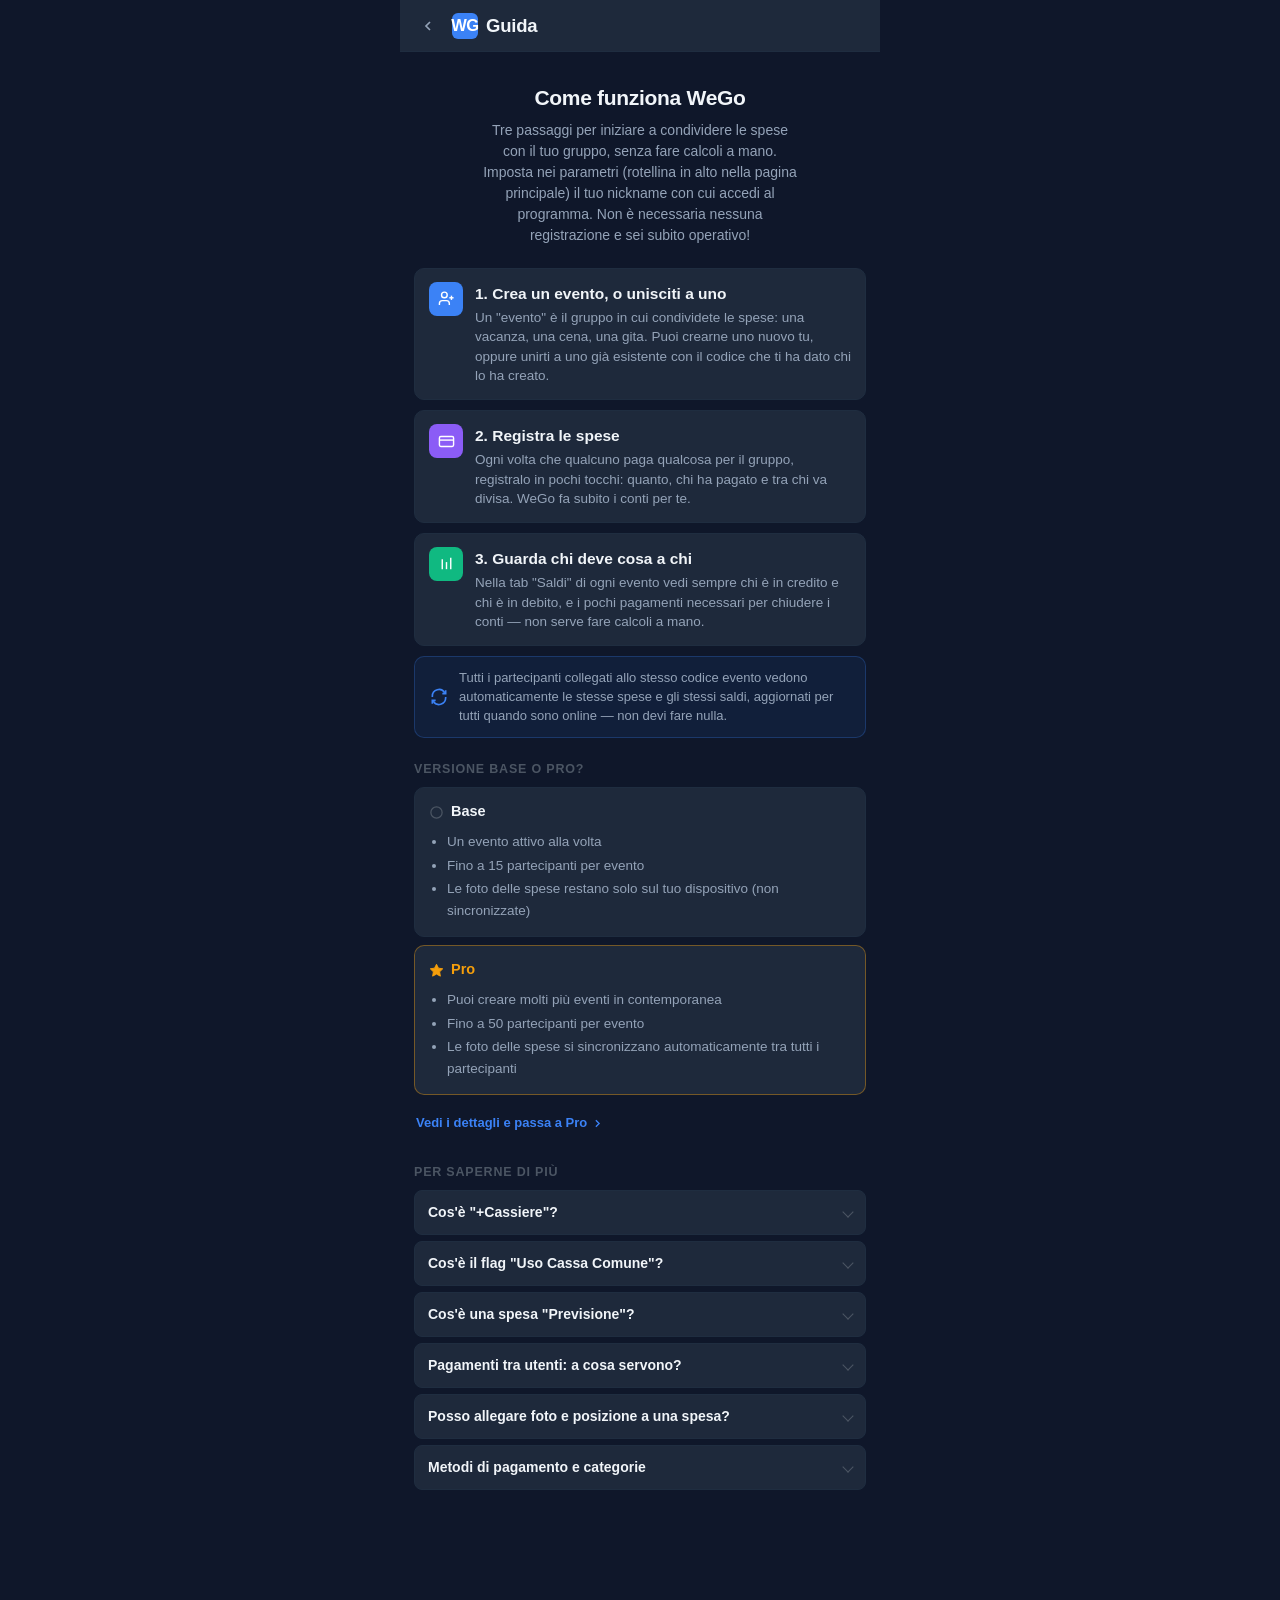
<file: aiuto.html>
<!DOCTYPE html>
<html lang="it" data-theme="dark">
<head>
  <meta charset="UTF-8" />
  <script>try{var _t=JSON.parse(localStorage.getItem("wego_config")||"{}").theme||"dark";document.documentElement.setAttribute("data-theme",_t);if(document.querySelector('meta[name="theme-color"]'))document.querySelector('meta[name="theme-color"]').setAttribute("content",_t==="dark"?"#0F172A":"#F8FAFC")}catch(e){}</script>
  <meta name="viewport" content="width=device-width, initial-scale=1.0, viewport-fit=cover" />
  <meta name="theme-color" content="#0F172A" />
  <meta name="apple-mobile-web-app-capable" content="yes" />
  <meta name="apple-mobile-web-app-status-bar-style" content="black-translucent" />
  <title>Guida — WeGo v1.0</title>
  <link rel="manifest" href="/manifest.json" />
  <link rel="apple-touch-icon" href="/icon192.png" />
  <link rel="stylesheet" href="/style.css" />
  <style>
    /* ─── Pagina Guida (aiuto.html v1.0) ───────────────────────
       Spiegazione semplice dell'app per chi non l'ha mai usata: pochi
       passaggi essenziali in cima, dettagli/casi particolari raccolti
       in fondo dentro elementi <details> richiudibili (così chi non è
       interessato non li vede nemmeno) — vedi situazione.md §5quaterdecies. */
    .help-intro {
      padding: 18px 2px 22px;
      text-align: center;
    }
    .help-intro h1 {
      font-size: 21px; font-weight: 800; letter-spacing: -0.3px;
      color: var(--text-primary); margin: 0 0 6px;
    }
    .help-intro p {
      font-size: 14px; color: var(--text-secondary); margin: 0;
      max-width: 320px; margin-left: auto; margin-right: auto;
    }

    .help-step {
      display: flex; gap: 12px;
      background: var(--bg-card);
      border: 1px solid var(--border);
      border-radius: var(--r-lg);
      padding: 13px 14px;
      margin-bottom: 10px;
    }
    .help-step__icon {
      width: 34px; height: 34px; border-radius: var(--r-md);
      display: flex; align-items: center; justify-content: center;
      flex-shrink: 0; color: #fff;
    }
    .help-step__icon svg { width: 17px; height: 17px; }
    .help-step__body { flex: 1; min-width: 0; }
    .help-step__title {
      font-size: 15.5px; font-weight: 700; color: var(--text-primary);
      margin: 0 0 3px;
    }
    .help-step__text {
      font-size: 13.5px; color: var(--text-secondary); line-height: 1.45;
      margin: 0;
    }

    .help-sync {
      display: flex; align-items: center; gap: 10px;
      background: rgba(59,130,246,0.08);
      border: 1px solid rgba(59,130,246,0.25);
      border-radius: var(--r-lg);
      padding: 12px 14px;
      margin: 4px 0 22px;
      font-size: 13px; color: var(--text-secondary); line-height: 1.45;
    }
    .help-sync svg { width: 20px; height: 20px; color: var(--accent); flex-shrink: 0; }

    .help-plan {
      background: var(--bg-card);
      border: 1px solid var(--border);
      border-radius: var(--r-lg);
      padding: 13px 14px;
      margin-bottom: 8px;
    }
    .help-plan__title {
      display: flex; align-items: center; gap: 7px;
      font-size: 14.5px; font-weight: 700; margin-bottom: 8px;
    }
    .help-plan__title svg { width: 15px; height: 15px; }
    .help-plan ul {
      margin: 0; padding: 0 0 0 18px;
      font-size: 13.5px; color: var(--text-secondary); line-height: 1.6;
    }
    .help-plan ul li { margin-bottom: 2px; }

    .help-link {
      display: inline-flex; align-items: center; gap: 4px;
      font-size: 13px; font-weight: 600; color: var(--accent);
      text-decoration: none; margin: 10px 2px 24px;
    }
    .help-link svg { width: 13px; height: 13px; }

    details.help-detail {
      background: var(--bg-card);
      border: 1px solid var(--border);
      border-radius: var(--r-md);
      margin-bottom: 6px;
      overflow: hidden;
    }
    details.help-detail summary {
      list-style: none;
      cursor: pointer;
      padding: 11px 13px;
      font-size: 14px; font-weight: 600; color: var(--text-primary);
      display: flex; align-items: center; justify-content: space-between;
      -webkit-tap-highlight-color: transparent;
    }
    details.help-detail summary::-webkit-details-marker { display: none; }
    details.help-detail summary::after {
      content: '';
      width: 8px; height: 8px;
      border-right: 1.6px solid var(--text-muted);
      border-bottom: 1.6px solid var(--text-muted);
      transform: rotate(45deg);
      transition: transform var(--ease);
      flex-shrink: 0;
    }
    details.help-detail[open] summary::after { transform: rotate(-135deg); }
    details.help-detail .help-detail__body {
      padding: 0 13px 13px;
      font-size: 13.5px; color: var(--text-secondary); line-height: 1.5;
    }
    details.help-detail .help-detail__body p { margin: 0 0 8px; }
    details.help-detail .help-detail__body p:last-child { margin-bottom: 0; }
  </style>
</head>
<body>

<div class="app-shell">

  <!-- HEADER -->
  <header class="app-header">
    <div class="app-header__logo">
      <a href="/index.html" class="btn btn--icon" title="Indietro">
        <svg viewBox="0 0 24 24" fill="none" stroke="currentColor" stroke-width="2.5">
          <polyline points="15 18 9 12 15 6"/>
        </svg>
      </a>
      <div class="app-header__logo-mark">WG</div>
      <span class="app-header__title">Guida</span>
    </div>
  </header>

  <main class="page-content">

    <div class="help-intro">
      <h1>Come funziona WeGo</h1>
      <p>Tre passaggi per iniziare a condividere le spese con il tuo gruppo, senza fare calcoli a mano.
        Imposta nei parametri (rotellina in alto nella pagina principale) il tuo nickname con cui accedi al programma.
        Non è necessaria nessuna registrazione e sei subito operativo!
      </p>
    </div>

    <!-- PASSO 1 -->
    <div class="help-step">
      <div class="help-step__icon" style="background:var(--accent);">
        <svg viewBox="0 0 24 24" fill="none" stroke="currentColor" stroke-width="2">
          <path d="M16 21v-2a4 4 0 00-4-4H6a4 4 0 00-4 4v2"/>
          <circle cx="9" cy="7" r="4"/>
          <line x1="19" y1="8" x2="19" y2="14"/><line x1="22" y1="11" x2="16" y2="11"/>
        </svg>
      </div>
      <div class="help-step__body">
        <div class="help-step__title">1. Crea un evento, o unisciti a uno</div>
        <p class="help-step__text">Un "evento" è il gruppo in cui condividete le spese: una vacanza, una cena, una gita. Puoi crearne uno nuovo tu, oppure unirti a uno già esistente con il codice che ti ha dato chi lo ha creato.</p>
      </div>
    </div>

    <!-- PASSO 2 -->
    <div class="help-step">
      <div class="help-step__icon" style="background:var(--purple);">
        <svg viewBox="0 0 24 24" fill="none" stroke="currentColor" stroke-width="2">
          <rect x="2" y="5" width="20" height="14" rx="2"/><line x1="2" y1="10" x2="22" y2="10"/>
        </svg>
      </div>
      <div class="help-step__body">
        <div class="help-step__title">2. Registra le spese</div>
        <p class="help-step__text">Ogni volta che qualcuno paga qualcosa per il gruppo, registralo in pochi tocchi: quanto, chi ha pagato e tra chi va divisa. WeGo fa subito i conti per te.</p>
      </div>
    </div>

    <!-- PASSO 3 -->
    <div class="help-step">
      <div class="help-step__icon" style="background:var(--green);">
        <svg viewBox="0 0 24 24" fill="none" stroke="currentColor" stroke-width="2">
          <path d="M12 20V10"/><path d="M18 20V4"/><path d="M6 20v-14"/>
        </svg>
      </div>
      <div class="help-step__body">
        <div class="help-step__title">3. Guarda chi deve cosa a chi</div>
        <p class="help-step__text">Nella tab "Saldi" di ogni evento vedi sempre chi è in credito e chi è in debito, e i pochi pagamenti necessari per chiudere i conti — non serve fare calcoli a mano.</p>
      </div>
    </div>

    <!-- SINCRONIZZAZIONE -->
    <div class="help-sync">
      <svg viewBox="0 0 24 24" fill="none" stroke="currentColor" stroke-width="2">
        <path d="M4 12v-1a8 8 0 0114.93-4M20 12v1a8 8 0 01-14.93 4"/>
        <polyline points="20 4 20 8 16 8"/><polyline points="4 20 4 16 8 16"/>
      </svg>
      <span>Tutti i partecipanti collegati allo stesso codice evento vedono automaticamente le stesse spese e gli stessi saldi, aggiornati per tutti quando sono online — non devi fare nulla.</span>
    </div>

    <!-- BASE / PRO -->
    <div class="section-header"><span class="section-title">Versione Base o Pro?</span></div>

    <div class="help-plan">
      <div class="help-plan__title">
        <svg viewBox="0 0 24 24" fill="none" stroke="var(--text-muted)" stroke-width="2"><circle cx="12" cy="12" r="9"/></svg>
        Base
      </div>
      <ul>
        <li>Un evento attivo alla volta</li>
        <li>Fino a 15 partecipanti per evento</li>
        <li>Le foto delle spese restano solo sul tuo dispositivo (non sincronizzate)</li>
      </ul>
    </div>

    <div class="help-plan" style="border-color:rgba(245,158,11,0.4);">
      <div class="help-plan__title" style="color:var(--amber);">
        <svg viewBox="0 0 24 24" fill="var(--amber)" stroke="var(--amber)" stroke-width="1.5"><polygon points="12 2 15.09 8.26 22 9.27 17 14.14 18.18 21.02 12 17.77 5.82 21.02 7 14.14 2 9.27 8.91 8.26 12 2"/></svg>
        Pro
      </div>
      <ul>
        <li>Puoi creare molti più eventi in contemporanea</li>
        <li>Fino a 50 partecipanti per evento</li>
        <li>Le foto delle spese si sincronizzano automaticamente tra tutti i partecipanti</li>
      </ul>
    </div>

    <a class="help-link" href="/impostazioni.html#licenzaSection">
      Vedi i dettagli e passa a Pro
      <svg viewBox="0 0 24 24" fill="none" stroke="currentColor" stroke-width="2.5"><polyline points="9 18 15 12 9 6"/></svg>
    </a>

    <!-- APPROFONDIMENTI -->
    <div class="section-header"><span class="section-title">Per saperne di più</span></div>

    <details class="help-detail">
      <summary>Cos'è "+Cassiere"?</summary>
      <div class="help-detail__body">
        <p>È un tipo di movimento speciale per registrare quando una persona raccoglie soldi dagli altri partecipanti in una "cassa comune", da spendere più avanti per il gruppo (es. tutti versano la propria quota a chi farà la spesa).</p>
        <p>A differenza di una spesa normale, l'importo non viene considerato come una spesa reale nei totali del gruppo: è semplicemente cassa che passa di mano.</p>
      </div>
    </details>

    <details class="help-detail">
      <summary>Cos'è il flag "Uso Cassa Comune"?</summary>
      <div class="help-detail__body">
        <p>Quando registri una spesa, puoi indicare che è stata pagata usando i soldi raccolti in precedenza con un "+Cassiere", invece che di tasca propria.</p>
        <p>Nella tab Saldi, chi ha fatto da cassiere vedrà quanto gli resta ancora in cassa comune, accanto al proprio saldo personale.</p>
      </div>
    </details>

    <details class="help-detail">
      <summary>Cos'è una spesa "Previsione"?</summary>
      <div class="help-detail__body">
        <p>Serve per segnare una spesa futura che prevedi di dover fare, ma che non è ancora avvenuta — utile per farsi un'idea del totale prima del tempo.</p>
        <p>Non viene divisa tra i partecipanti e non conta nei saldi, finché non la trasformi in una spesa reale.</p>
      </div>
    </details>

    <details class="help-detail">
      <summary>Pagamenti tra utenti: a cosa servono?</summary>
      <div class="help-detail__body">
        <p>Se qualcuno salda il proprio debito fuori dall'app (in contanti, con un bonifico, ecc.), puoi registrare quel pagamento in WeGo: i saldi si aggiornano subito, senza dover creare una spesa finta.</p>
      </div>
    </details>

    <details class="help-detail">
      <summary>Posso allegare foto e posizione a una spesa?</summary>
      <div class="help-detail__body">
        <p>Sì — quando registri una spesa puoi aggiungere una foto (utile per lo scontrino) e la posizione in cui l'hai fatta, comode per ritrovarla più avanti tra i movimenti.</p>
      </div>
    </details>

    <details class="help-detail">
      <summary>Metodi di pagamento e categorie</summary>
      <div class="help-detail__body">
        <p>Puoi personalizzare l'elenco dei metodi di pagamento (contanti, carta, ecc.) e delle categorie di spesa dalle Impostazioni, per organizzare i movimenti come preferisci.</p>
      </div>
    </details>

    <div style="height:14px;"></div>

  </main>

</div>

</body>
</html>
</file>
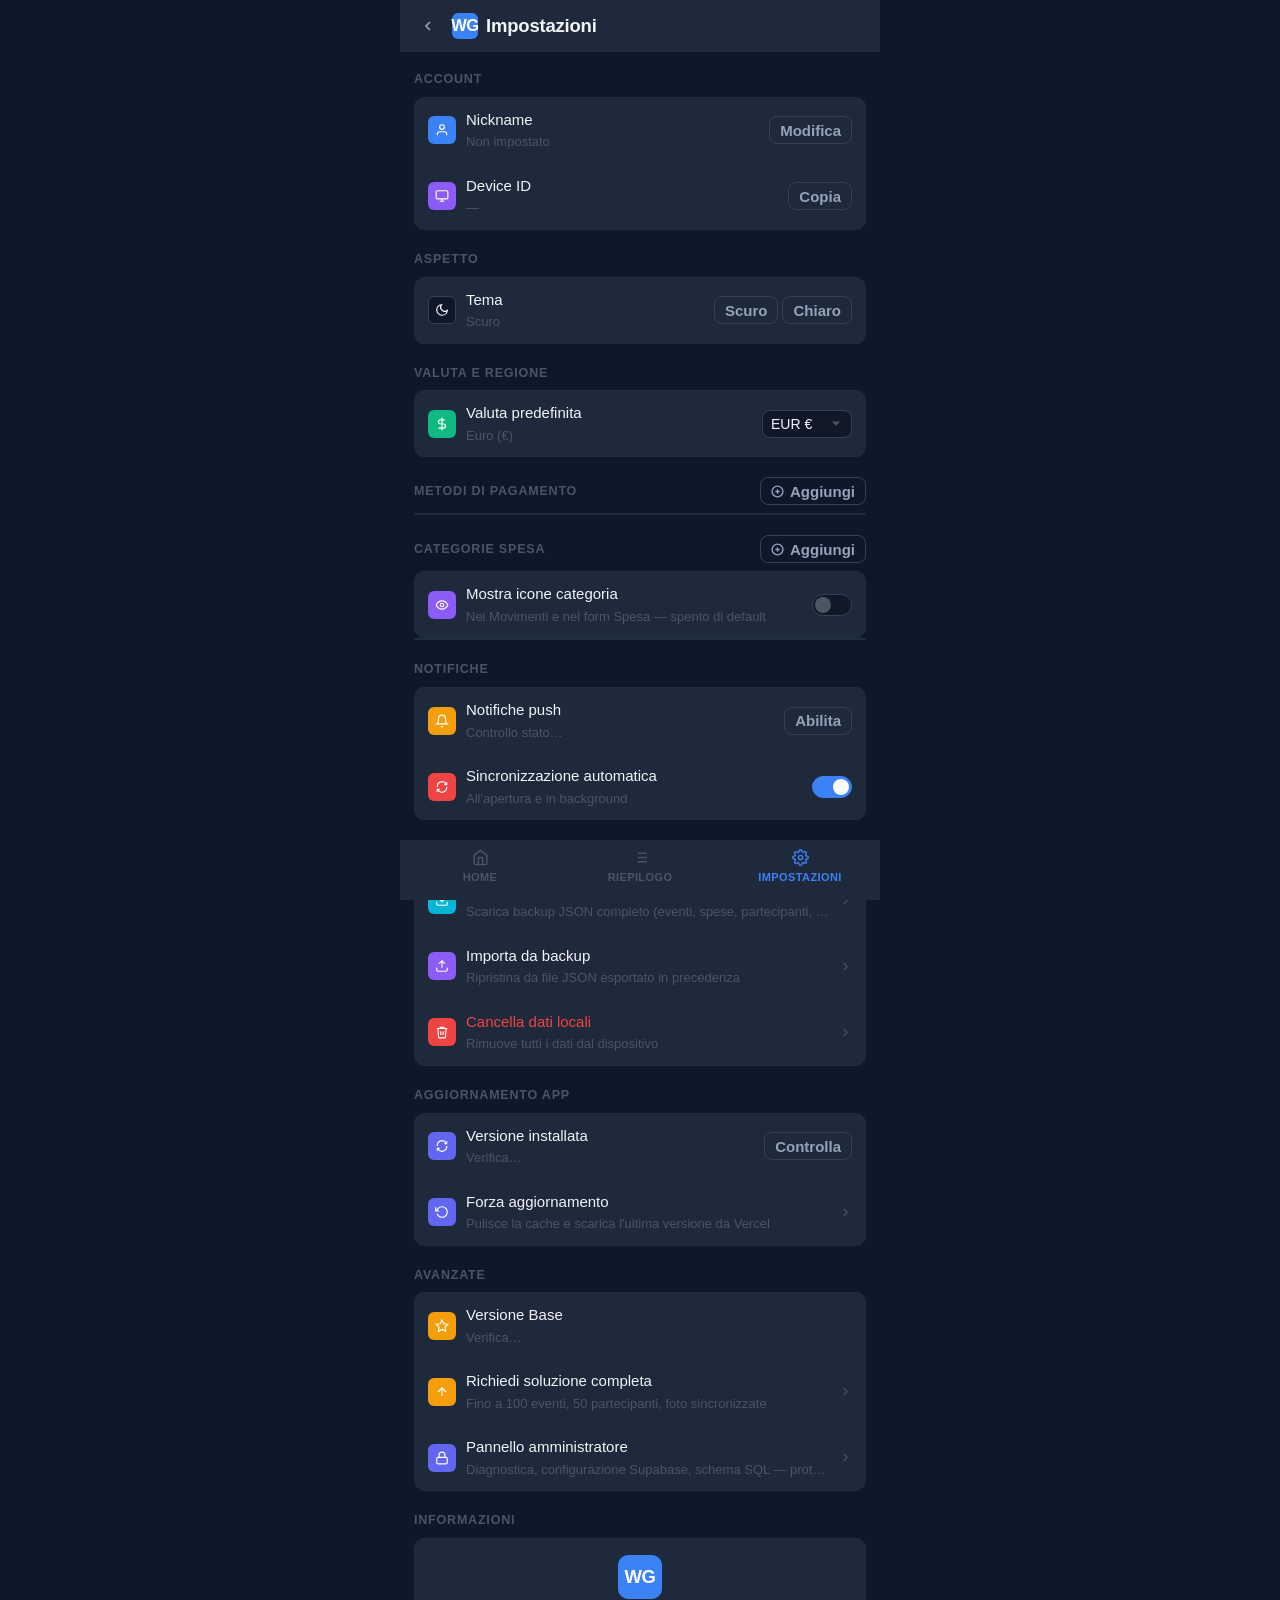
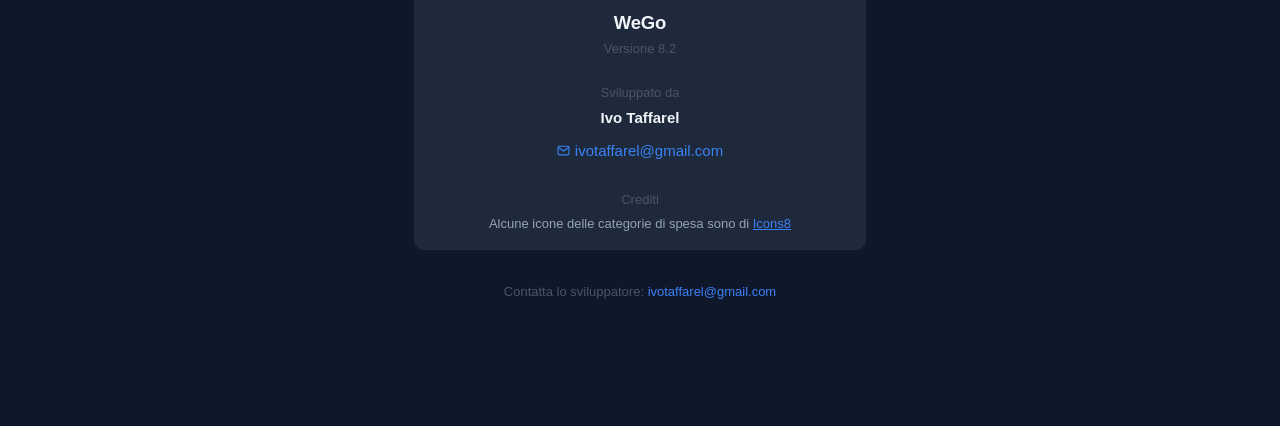
<file: impostazioni.html>
<!DOCTYPE html>
<html lang="it" data-theme="dark">
<head>
  <meta charset="UTF-8" />
  <script>try{var _t=JSON.parse(localStorage.getItem("wego_config")||"{}").theme||"dark";document.documentElement.setAttribute("data-theme",_t);if(document.querySelector('meta[name="theme-color"]'))document.querySelector('meta[name="theme-color"]').setAttribute("content",_t==="dark"?"#0F172A":"#F8FAFC")}catch(e){}</script>
  <meta name="viewport" content="width=device-width, initial-scale=1.0, viewport-fit=cover" />
  <meta name="theme-color" content="#0F172A" />
  <meta name="apple-mobile-web-app-capable" content="yes" />
  <meta name="apple-mobile-web-app-status-bar-style" content="black-translucent" />
  <title>Impostazioni — WeGo v8.2</title>
  <link rel="manifest" href="/manifest.json" />
  <link rel="apple-touch-icon" href="/icon192.png" />
  <link rel="stylesheet" href="/style.css" />
  <style>
    .settings-section {
      margin-bottom: 20px;
    }
    .settings-group {
      background: var(--bg-card);
      border: 1px solid var(--border);
      border-radius: var(--r-lg);
      overflow: hidden;
    }
    .settings-row {
      display: flex;
      align-items: center;
      gap: 10px;
      padding: 11px 13px;
      border-bottom: 1px solid var(--border);
      cursor: pointer;
      transition: background var(--ease);
      -webkit-tap-highlight-color: transparent;
    }
    .settings-row:last-child { border-bottom: none; }
    .settings-row:active     { background: var(--bg-input); }
    .settings-row--static    { cursor: default; }
    .settings-row--static:active { background: transparent; }

    .settings-row__icon {
      width: 28px; height: 28px;
      border-radius: var(--r-sm);
      display: flex; align-items: center; justify-content: center;
      flex-shrink: 0;
    }
    .settings-row__icon svg { width: 14px; height: 14px; color: #fff; }

    .settings-row__body { flex: 1; min-width: 0; }
    .settings-row__label {
      font-size: 15px; font-weight: 500;
      color: var(--text-primary);
    }
    .settings-row__value {
      font-size: 13px; color: var(--text-muted);
      margin-top: 1px; white-space: nowrap;
      overflow: hidden; text-overflow: ellipsis;
    }

    .settings-row__right {
      display: flex; align-items: center; gap: 6px;
      flex-shrink: 0;
    }
    .settings-row__chevron {
      color: var(--text-muted);
    }
    .settings-row__chevron svg { width: 13px; height: 13px; }

    /* Metodi pagamento list */
    .method-item {
      display: flex; align-items: center;
      gap: 9px; padding: 9px 13px;
      border-bottom: 1px solid var(--border);
    }
    .method-item:last-child { border-bottom: none; }
    .method-item__label { flex: 1; font-size: 15px; color: var(--text-primary); }

    /* Icona categoria spesa (v7.3) — stesso ingombro dell'icona nella
       lista Movimenti di evento.html (.exp-cat-icon), qui però anche
       cliccabile (bottone "matita" di modifica). v7.4: sfondo neutro
       (non più tinta accento) per le nuove icone a colori. */
    .category-icon {
      width: 26px; height: 26px; border-radius: 50%;
      background: var(--bg-input); color: var(--accent);
      display: flex; align-items: center; justify-content: center;
      flex-shrink: 0; overflow: hidden;
    }
    .category-icon svg { width: 14px; height: 14px; }
    .category-icon img { width: 18px; height: 18px; }
    .category-edit-btn {
      width: 26px; height: 26px; border-radius: var(--r-sm);
      display: flex; align-items: center; justify-content: center;
      flex-shrink: 0; color: var(--text-muted); background: none; border: none;
      -webkit-tap-highlight-color: transparent; cursor: pointer;
    }
    .category-edit-btn svg { width: 15px; height: 15px; }
    .category-edit-btn:active { color: var(--accent); }

    /* Griglia icone nel modal "Modifica categoria" (v7.3, sfondo
       neutro rivisto in v7.4 per le icone a colori) */
    .icon-picker-grid {
      display: grid; grid-template-columns: repeat(6, 1fr);
      gap: 8px; max-height: 220px; overflow-y: auto;
      padding: 10px 2px; margin-bottom: 4px;
    }
    .icon-picker-item {
      width: 100%; aspect-ratio: 1; border-radius: var(--r-md);
      display: flex; align-items: center; justify-content: center;
      background: var(--bg-input); color: var(--text-secondary);
      border: 2px solid transparent; cursor: pointer;
      -webkit-tap-highlight-color: transparent; overflow: hidden;
    }
    .icon-picker-item svg { width: 18px; height: 18px; }
    .icon-picker-item img { width: 24px; height: 24px; }
    .icon-picker-item.selected {
      border-color: var(--accent); background: rgba(59,130,246,0.14); color: var(--accent);
    }

    /* About box */
    .about-box {
      background: var(--bg-card);
      border: 1px solid var(--border);
      border-radius: var(--r-lg);
      padding: 16px 13px;
      text-align: center;
    }
    .about-logo {
      width: 44px; height: 44px;
      background: var(--accent);
      border-radius: 10px;
      display: flex; align-items: center; justify-content: center;
      font-size: 18.5px; font-weight: 800; color: #fff;
      letter-spacing: -0.5px;
      margin: 0 auto 10px;
    }
    .about-name  { font-size: 18.5px; font-weight: 700; color: var(--text-primary); letter-spacing: -0.2px; }
    .about-ver   { font-size: 13px; color: var(--text-muted); margin-top: 2px; }
    /* NUOVO v6.5 — badge "PRO" e stato "locked" per le righe di
       Esporta/Importa dati (riservate alla versione Pro, vedi
       SettingsApp._renderLicenseInfo()). */
    .pro-lock-badge {
      display: inline-block; background: var(--amber); color: #1a1200;
      font-size: 9.5px; font-weight: 700; letter-spacing: .3px;
      padding: 1px 6px; border-radius: 20px; margin-left: 6px;
      vertical-align: middle;
    }
    .settings-row--locked { opacity: 0.55; }
    .about-div   { height: 1px; background: var(--border); margin: 12px 0; }
    .about-dev   { font-size: 13px; color: var(--text-muted); margin-bottom: 4px; }
    .about-mail  {
      font-size: 15px; font-weight: 500;
      color: var(--accent);
      text-decoration: none;
      display: inline-flex; align-items: center; gap: 5px;
    }
    .about-mail:hover { text-decoration: underline; }
    .about-mail svg  { width: 13px; height: 13px; }
    .dev-contact { text-align: center; padding: 12px 0 4px; font-size: 13px; color: var(--text-muted); }
    .dev-contact a { color: var(--accent); text-decoration: none; font-weight: 500; }
    .dev-contact a:hover { text-decoration: underline; }
  </style>
</head>
<body>

<div class="toast-container" id="toastContainer"></div>

<div class="app-shell">

  <!-- HEADER -->
  <header class="app-header">
    <div class="app-header__logo">
      <a href="/index.html" class="btn btn--icon" title="Indietro">
        <svg viewBox="0 0 24 24" fill="none" stroke="currentColor" stroke-width="2.5">
          <polyline points="15 18 9 12 15 6"/>
        </svg>
      </a>
      <div class="app-header__logo-mark">WG</div>
      <span class="app-header__title">Impostazioni</span>
    </div>
  </header>

  <main class="page-content">

    <!-- ─── SEZIONE: ACCOUNT ─── -->
    <div class="settings-section">
      <div class="section-header"><span class="section-title">Account</span></div>
      <div class="settings-group">

        <div class="settings-row settings-row--static">
          <div class="settings-row__icon" style="background:#3B82F6;">
            <svg viewBox="0 0 24 24" fill="none" stroke="currentColor" stroke-width="2">
              <path d="M20 21v-2a4 4 0 00-4-4H8a4 4 0 00-4 4v2"/><circle cx="12" cy="7" r="4"/>
            </svg>
          </div>
          <div class="settings-row__body">
            <div class="settings-row__label">Nickname</div>
            <div class="settings-row__value" id="displayNickname">Non impostato</div>
          </div>
          <div class="settings-row__right">
            <button class="btn btn--ghost btn--sm" onclick="SettingsApp.editNickname()">Modifica</button>
          </div>
        </div>

        <div class="settings-row settings-row--static">
          <div class="settings-row__icon" style="background:#8B5CF6;">
            <svg viewBox="0 0 24 24" fill="none" stroke="currentColor" stroke-width="2">
              <rect x="2" y="3" width="20" height="14" rx="2"/><line x1="8" y1="21" x2="16" y2="21"/><line x1="12" y1="17" x2="12" y2="21"/>
            </svg>
          </div>
          <div class="settings-row__body">
            <div class="settings-row__label">Device ID</div>
            <div class="settings-row__value" id="displayDeviceId">—</div>
          </div>
          <div class="settings-row__right">
            <button class="btn btn--ghost btn--sm" onclick="SettingsApp.copyDeviceId()">Copia</button>
          </div>
        </div>

      </div>
    </div>

    <!-- ─── SEZIONE: ASPETTO ─── -->
    <div class="settings-section">
      <div class="section-header"><span class="section-title">Aspetto</span></div>
      <div class="settings-group">

        <div class="settings-row settings-row--static">
          <div class="settings-row__icon" style="background:#0F172A;border:1px solid var(--border-strong);">
            <svg viewBox="0 0 24 24" fill="none" stroke="currentColor" stroke-width="2">
              <path d="M21 12.79A9 9 0 1111.21 3 7 7 0 0021 12.79z"/>
            </svg>
          </div>
          <div class="settings-row__body">
            <div class="settings-row__label">Tema</div>
            <div class="settings-row__value" id="displayTheme">Scuro</div>
          </div>
          <div class="settings-row__right">
            <div style="display:flex;gap:4px;">
              <button class="btn btn--ghost btn--sm" id="btnDark"  onclick="SettingsApp.setTheme('dark')">Scuro</button>
              <button class="btn btn--ghost btn--sm" id="btnLight" onclick="SettingsApp.setTheme('light')">Chiaro</button>
            </div>
          </div>
        </div>

      </div>
    </div>

    <!-- ─── SEZIONE: VALUTA ─── -->
    <div class="settings-section">
      <div class="section-header"><span class="section-title">Valuta e regione</span></div>
      <div class="settings-group">

        <div class="settings-row settings-row--static">
          <div class="settings-row__icon" style="background:#10B981;">
            <svg viewBox="0 0 24 24" fill="none" stroke="currentColor" stroke-width="2">
              <line x1="12" y1="1" x2="12" y2="23"/>
              <path d="M17 5H9.5a3.5 3.5 0 000 7h5a3.5 3.5 0 010 7H6"/>
            </svg>
          </div>
          <div class="settings-row__body">
            <div class="settings-row__label">Valuta predefinita</div>
            <div class="settings-row__value" id="displayCurrency">Euro (€)</div>
          </div>
          <div class="settings-row__right">
            <select class="form-select" id="currencySelect"
              style="width:90px;height:28px;padding:0 24px 0 8px;font-size:14px;"
              onchange="SettingsApp.setCurrency(this.value)">
              <option value="EUR">EUR €</option>
              <option value="USD">USD $</option>
              <option value="GBP">GBP £</option>
              <option value="CHF">CHF</option>
              <option value="JPY">JPY ¥</option>
            </select>
          </div>
        </div>

      </div>
    </div>

    <!-- ─── SEZIONE: METODI PAGAMENTO ─── -->
    <div class="settings-section">
      <div class="section-header">
        <span class="section-title">Metodi di pagamento</span>
        <button class="btn btn--ghost btn--sm" onclick="SettingsApp.addPaymentMethod()">
          <svg viewBox="0 0 24 24" fill="none" stroke="currentColor" stroke-width="2.5">
            <circle cx="12" cy="12" r="10"/><line x1="12" y1="8" x2="12" y2="16"/><line x1="8" y1="12" x2="16" y2="12"/>
          </svg>
          Aggiungi
        </button>
      </div>
      <div class="settings-group" id="paymentMethodsList">
        <!-- Generato da JS -->
      </div>
    </div>

    <!-- ─── SEZIONE: CATEGORIE SPESA ─── -->
    <div class="settings-section">
      <div class="section-header">
        <span class="section-title">Categorie spesa</span>
        <button class="btn btn--ghost btn--sm" onclick="SettingsApp.addExpenseCategory()">
          <svg viewBox="0 0 24 24" fill="none" stroke="currentColor" stroke-width="2.5">
            <circle cx="12" cy="12" r="10"/><line x1="12" y1="8" x2="12" y2="16"/><line x1="8" y1="12" x2="16" y2="12"/>
          </svg>
          Aggiungi
        </button>
      </div>

      <!-- NUOVO v7.9: mostra/nasconde le icone categoria in Movimenti e
           nel form Spesa (erano solo nascoste via CSS dalla v7.8/v4.1,
           ora configurabile — default spento = nascoste, invariato per
           chi non tocca l'impostazione). Vedi utils.js v1.5
           Utils.applyCategoryIconsVisibility(). -->
      <div class="settings-group">
        <div class="settings-row settings-row--static">
          <div class="settings-row__icon" style="background:#8B5CF6;">
            <svg viewBox="0 0 24 24" fill="none" stroke="currentColor" stroke-width="2">
              <circle cx="12" cy="12" r="3"/>
              <path d="M2 12s3.5-7 10-7 10 7 10 7-3.5 7-10 7-10-7-10-7z"/>
            </svg>
          </div>
          <div class="settings-row__body">
            <div class="settings-row__label">Mostra icone categoria</div>
            <div class="settings-row__value">Nei Movimenti e nel form Spesa — spento di default</div>
          </div>
          <div class="settings-row__right">
            <label class="toggle">
              <input type="checkbox" id="showCatIconsToggle" onchange="SettingsApp.setShowCategoryIcons(this.checked)" />
              <span class="toggle-slider"></span>
            </label>
          </div>
        </div>
      </div>

      <div class="settings-group" id="expenseCategoriesList">
        <!-- Generato da JS -->
      </div>
    </div>

    <!-- ─── SEZIONE: NOTIFICHE ─── -->
    <div class="settings-section">
      <div class="section-header"><span class="section-title">Notifiche</span></div>
      <div class="settings-group">

        <div class="settings-row settings-row--static">
          <div class="settings-row__icon" style="background:#F59E0B;">
            <svg viewBox="0 0 24 24" fill="none" stroke="currentColor" stroke-width="2">
              <path d="M18 8A6 6 0 006 8c0 7-3 9-3 9h18s-3-2-3-9"/>
              <path d="M13.73 21a2 2 0 01-3.46 0"/>
            </svg>
          </div>
          <div class="settings-row__body">
            <div class="settings-row__label">Notifiche push</div>
            <div class="settings-row__value" id="notifStatus">Controllo stato…</div>
          </div>
          <div class="settings-row__right">
            <button class="btn btn--ghost btn--sm" id="notifBtn" onclick="SettingsApp.toggleNotifications()">Abilita</button>
          </div>
        </div>

        <div class="settings-row settings-row--static">
          <div class="settings-row__icon" style="background:#EF4444;">
            <svg viewBox="0 0 24 24" fill="none" stroke="currentColor" stroke-width="2">
              <path d="M4 12v-1a8 8 0 0114.93-4M20 12v1a8 8 0 01-14.93 4"/>
              <polyline points="20 4 20 8 16 8"/><polyline points="4 20 4 16 8 16"/>
            </svg>
          </div>
          <div class="settings-row__body">
            <div class="settings-row__label">Sincronizzazione automatica</div>
            <div class="settings-row__value">All'apertura e in background</div>
          </div>
          <div class="settings-row__right">
            <label class="toggle">
              <input type="checkbox" id="autoSyncToggle" checked onchange="SettingsApp.setAutoSync(this.checked)" />
              <span class="toggle-slider"></span>
            </label>
          </div>
        </div>

      </div>
    </div>

    <!-- ─── SEZIONE: DATI ─── -->
    <div class="settings-section">
      <div class="section-header"><span class="section-title">Dati e privacy</span></div>
      <div class="settings-group">

        <div class="settings-row" id="rowExportData" onclick="SettingsApp.exportData()">
          <div class="settings-row__icon" style="background:#06B6D4;">
            <svg viewBox="0 0 24 24" fill="none" stroke="currentColor" stroke-width="2">
              <path d="M21 15v4a2 2 0 01-2 2H5a2 2 0 01-2-2v-4"/>
              <polyline points="7 10 12 15 17 10"/><line x1="12" y1="15" x2="12" y2="3"/>
            </svg>
          </div>
          <div class="settings-row__body">
            <div class="settings-row__label">Esporta dati locali <span class="pro-lock-badge" id="badgeExportPro" style="display:none;">PRO</span></div>
            <div class="settings-row__value">Scarica backup JSON completo (eventi, spese, partecipanti, pagamenti)</div>
          </div>
          <div class="settings-row__right settings-row__chevron">
            <svg viewBox="0 0 24 24" fill="none" stroke="currentColor" stroke-width="2"><polyline points="9 18 15 12 9 6"/></svg>
          </div>
        </div>

        <!-- Importa da backup — NUOVO v6.6: input file nascosto, aperto da
             SettingsApp.importData() (che fa anche il gate Pro). Merge per
             ID (upsert, non cancella nulla di locale) e nessuna sync
             forzata dopo l'import — scelte confermate dal cliente in
             chat, vedi situazione.md. -->
        <div class="settings-row" id="rowImportData" onclick="SettingsApp.importData()">
          <div class="settings-row__icon" style="background:#8B5CF6;">
            <svg viewBox="0 0 24 24" fill="none" stroke="currentColor" stroke-width="2">
              <path d="M21 15v4a2 2 0 01-2 2H5a2 2 0 01-2-2v-4"/>
              <polyline points="17 8 12 3 7 8"/><line x1="12" y1="3" x2="12" y2="15"/>
            </svg>
          </div>
          <div class="settings-row__body">
            <div class="settings-row__label">Importa da backup <span class="pro-lock-badge" id="badgeImportPro" style="display:none;">PRO</span></div>
            <div class="settings-row__value">Ripristina da file JSON esportato in precedenza</div>
          </div>
          <div class="settings-row__right settings-row__chevron">
            <svg viewBox="0 0 24 24" fill="none" stroke="currentColor" stroke-width="2"><polyline points="9 18 15 12 9 6"/></svg>
          </div>
        </div>
        <input type="file" id="importFileInput" accept="application/json,.json" style="display:none;" onchange="SettingsApp._handleImportFile(event)">

        <div class="settings-row" onclick="SettingsApp.clearLocalData()" style="color:var(--red);">
          <div class="settings-row__icon" style="background:#EF4444;">
            <svg viewBox="0 0 24 24" fill="none" stroke="currentColor" stroke-width="2">
              <polyline points="3 6 5 6 21 6"/>
              <path d="M19 6l-1 14a2 2 0 01-2 2H8a2 2 0 01-2-2L5 6"/>
              <path d="M10 11v6M14 11v6"/><path d="M9 6V4h6v2"/>
            </svg>
          </div>
          <div class="settings-row__body">
            <div class="settings-row__label" style="color:var(--red);">Cancella dati locali</div>
            <div class="settings-row__value">Rimuove tutti i dati dal dispositivo</div>
          </div>
          <div class="settings-row__right settings-row__chevron">
            <svg viewBox="0 0 24 24" fill="none" stroke="currentColor" stroke-width="2"><polyline points="9 18 15 12 9 6"/></svg>
          </div>
        </div>

      </div>
    </div>

    <!-- ─── SEZIONE: AGGIORNAMENTO APP ─── -->
    <div class="settings-section">
      <div class="section-header"><span class="section-title">Aggiornamento app</span></div>
      <div class="settings-group">

        <div class="settings-row settings-row--static">
          <div class="settings-row__icon" style="background:#6366F1;">
            <svg viewBox="0 0 24 24" fill="none" stroke="currentColor" stroke-width="2">
              <path d="M4 12v-1a8 8 0 0114.93-4M20 12v1a8 8 0 01-14.93 4"/>
              <polyline points="20 4 20 8 16 8"/><polyline points="4 20 4 16 8 16"/>
            </svg>
          </div>
          <div class="settings-row__body">
            <div class="settings-row__label">Versione installata</div>
            <div class="settings-row__value" id="swVersionLabel">Verifica…</div>
          </div>
          <div class="settings-row__right">
            <button class="btn btn--ghost btn--sm" onclick="SettingsApp.checkUpdate()">Controlla</button>
          </div>
        </div>

        <div class="settings-row" onclick="SettingsApp.forceUpdate()">
          <div class="settings-row__icon" style="background:#6366F1;">
            <svg viewBox="0 0 24 24" fill="none" stroke="currentColor" stroke-width="2">
              <polyline points="1 4 1 10 7 10"/>
              <path d="M3.51 15a9 9 0 102.13-9.36L1 10"/>
            </svg>
          </div>
          <div class="settings-row__body">
            <div class="settings-row__label">Forza aggiornamento</div>
            <div class="settings-row__value">Pulisce la cache e scarica l'ultima versione da Vercel</div>
          </div>
          <div class="settings-row__right settings-row__chevron">
            <svg viewBox="0 0 24 24" fill="none" stroke="currentColor" stroke-width="2"><polyline points="9 18 15 12 9 6"/></svg>
          </div>
        </div>

      </div>
    </div>

    <!-- ─── SEZIONE: AVANZATE ─── -->
    <div class="settings-section" id="licenzaSection">
      <div class="section-header"><span class="section-title">Avanzate</span></div>
      <div class="settings-group">

        <div class="settings-row settings-row--static">
          <div class="settings-row__icon" style="background:#F59E0B;">
            <svg viewBox="0 0 24 24" fill="none" stroke="currentColor" stroke-width="2">
              <polygon points="12 2 15.09 8.26 22 9.27 17 14.14 18.18 21.02 12 17.77 5.82 21.02 7 14.14 2 9.27 8.91 8.26 12 2"/>
            </svg>
          </div>
          <div class="settings-row__body">
            <div class="settings-row__label" id="licenseTierLabel">Versione Base</div>
            <div class="settings-row__value" id="licenseTierDetail">Verifica…</div>
          </div>
        </div>

        <div class="settings-row" id="requestProRow" onclick="SettingsApp.showRequestPro()">
          <div class="settings-row__icon" style="background:#F59E0B;">
            <svg viewBox="0 0 24 24" fill="none" stroke="currentColor" stroke-width="2">
              <path d="M12 19V5"/><path d="M5 12l7-7 7 7"/>
            </svg>
          </div>
          <div class="settings-row__body">
            <div class="settings-row__label" id="requestProLabel2">Richiedi soluzione completa</div>
            <div class="settings-row__value" id="requestProDetail">Fino a 100 eventi, 50 partecipanti, foto sincronizzate</div>
          </div>
          <div class="settings-row__right settings-row__chevron" id="requestProChevron">
            <svg viewBox="0 0 24 24" fill="none" stroke="currentColor" stroke-width="2"><polyline points="9 18 15 12 9 6"/></svg>
          </div>
        </div>

        <div class="settings-row" onclick="window.location.href='/admin.html'">
          <div class="settings-row__icon" style="background:#6366F1;">
            <svg viewBox="0 0 24 24" fill="none" stroke="currentColor" stroke-width="2">
              <rect x="3" y="11" width="18" height="11" rx="2"/>
              <path d="M7 11V7a5 5 0 0110 0v4"/>
            </svg>
          </div>
          <div class="settings-row__body">
            <div class="settings-row__label">Pannello amministratore</div>
            <div class="settings-row__value">Diagnostica, configurazione Supabase, schema SQL — protetto da password</div>
          </div>
          <div class="settings-row__right settings-row__chevron">
            <svg viewBox="0 0 24 24" fill="none" stroke="currentColor" stroke-width="2"><polyline points="9 18 15 12 9 6"/></svg>
          </div>
        </div>

      </div>
    </div>

    <!-- ─── SEZIONE: ABOUT ─── -->
    <div class="settings-section">
      <div class="section-header"><span class="section-title">Informazioni</span></div>

      <div class="about-box">
        <div class="about-logo">WG</div>
        <div class="about-name">WeGo</div>
        <div class="about-ver">Versione 8.2</div>

        <div class="about-div"></div>

        <div class="about-dev">Sviluppato da</div>
        <div style="font-size:15px;font-weight:600;color:var(--text-primary);margin-bottom:8px;">Ivo Taffarel</div>
        <a class="about-mail" href="mailto:ivotaffarel@gmail.com">
          <svg viewBox="0 0 24 24" fill="none" stroke="currentColor" stroke-width="2">
            <path d="M4 4h16c1.1 0 2 .9 2 2v12c0 1.1-.9 2-2 2H4c-1.1 0-2-.9-2-2V6c0-1.1.9-2 2-2z"/>
            <polyline points="22,6 12,13 2,6"/>
          </svg>
          ivotaffarel@gmail.com
        </a>

        <div class="about-div"></div>

        <!-- CREDITI ICONE — NUOVO v7.4: le icone a colori delle
             categorie di spesa (Impostazioni → Categorie spesa) sono
             del set gratuito Icons8, la cui licenza free richiede un
             link visibile e cliccabile al sito — vedi
             https://icons8.com/license. -->
        <div class="about-dev">Crediti</div>
        <div style="font-size:13px;color:var(--text-secondary);">
          Alcune icone delle categorie di spesa sono di
          <a href="https://icons8.com/" target="_blank" rel="noopener" style="color:var(--accent);">Icons8</a>
        </div>
      </div>
    </div>

    <div class="dev-contact">Contatta lo sviluppatore: <a href="mailto:ivotaffarel@gmail.com">ivotaffarel@gmail.com</a></div>

  </main>

  <!-- BOTTOM NAV -->
  <nav class="bottom-nav">
    <a href="/index.html" class="bottom-nav__item">
      <svg viewBox="0 0 24 24" fill="none" stroke="currentColor" stroke-width="2">
        <path d="M3 9l9-7 9 7v11a2 2 0 01-2 2H5a2 2 0 01-2-2z"/>
        <polyline points="9 22 9 12 15 12 15 22"/>
      </svg>
      <span class="bottom-nav__label">Home</span>
    </a>
    <a href="#" class="bottom-nav__item" onclick="return false;">
      <svg viewBox="0 0 24 24" fill="none" stroke="currentColor" stroke-width="2">
        <line x1="8" y1="6" x2="21" y2="6"/><line x1="8" y1="12" x2="21" y2="12"/>
        <line x1="8" y1="18" x2="21" y2="18"/>
        <line x1="3" y1="6" x2="3.01" y2="6"/>
      </svg>
      <span class="bottom-nav__label">Riepilogo</span>
    </a>
    <a href="/impostazioni.html" class="bottom-nav__item active">
      <svg viewBox="0 0 24 24" fill="none" stroke="currentColor" stroke-width="2">
        <circle cx="12" cy="12" r="3"/>
        <path d="M19.4 15a1.65 1.65 0 00.33 1.82l.06.06a2 2 0 010 2.83 2 2 0 01-2.83 0l-.06-.06a1.65 1.65 0 00-1.82-.33 1.65 1.65 0 00-1 1.51V21a2 2 0 01-4 0v-.09A1.65 1.65 0 009 19.4a1.65 1.65 0 00-1.82.33l-.06.06a2 2 0 01-2.83 0 2 2 0 010-2.83l.06-.06A1.65 1.65 0 004.68 15a1.65 1.65 0 00-1.51-1H3a2 2 0 010-4h.09A1.65 1.65 0 004.6 9a1.65 1.65 0 00-.33-1.82l-.06-.06a2 2 0 010-2.83 2 2 0 012.83 0l.06.06A1.65 1.65 0 009 4.68a1.65 1.65 0 001-1.51V3a2 2 0 014 0v.09a1.65 1.65 0 001 1.51 1.65 1.65 0 001.82-.33l.06-.06a2 2 0 012.83 0 2 2 0 010 2.83l-.06.06A1.65 1.65 0 0019.4 9a1.65 1.65 0 001.51 1H21a2 2 0 010 4h-.09a1.65 1.65 0 00-1.51 1z"/>
      </svg>
      <span class="bottom-nav__label">Impostazioni</span>
    </a>
  </nav>

</div>

<!-- MODAL: MODIFICA NICKNAME -->
<div class="modal-backdrop" id="modalNickname" onclick="SettingsApp.closeModal('modalNickname')">
  <div class="bottom-sheet" onclick="event.stopPropagation()">
    <div class="bottom-sheet__handle"></div>
    <h2 class="bottom-sheet__title">Il tuo nickname</h2>
    <div class="form-group">
      <label class="form-label">Nome visualizzato</label>
      <input type="text" class="form-input" id="nicknameInput"
        placeholder="es. Mario" maxlength="30"
        onkeydown="if(event.key==='Enter') SettingsApp.saveNickname()" />
      <span class="form-hint">Usato come nome predefinito quando crei un evento</span>
    </div>
    <button class="btn btn--primary btn--full btn--xl" onclick="SettingsApp.saveNickname()">Salva</button>
  </div>
</div>

<!-- MODAL: AGGIUNGI METODO PAGAMENTO -->
<div class="modal-backdrop" id="modalAddMethod" onclick="SettingsApp.closeModal('modalAddMethod')">
  <div class="bottom-sheet" onclick="event.stopPropagation()">
    <div class="bottom-sheet__handle"></div>
    <h2 class="bottom-sheet__title">Aggiungi metodo</h2>
    <div class="form-group">
      <label class="form-label">Nome metodo *</label>
      <input type="text" class="form-input" id="newMethodName"
        placeholder="es. Revolut" maxlength="30"
        onkeydown="if(event.key==='Enter') SettingsApp.saveNewMethod()" />
    </div>
    <button class="btn btn--primary btn--full btn--xl" onclick="SettingsApp.saveNewMethod()">Aggiungi</button>
  </div>
</div>

<!-- MODAL: AGGIUNGI CATEGORIA SPESA -->
<div class="modal-backdrop" id="modalAddCategory" onclick="SettingsApp.closeModal('modalAddCategory')">
  <div class="bottom-sheet" onclick="event.stopPropagation()">
    <div class="bottom-sheet__handle"></div>
    <h2 class="bottom-sheet__title">Aggiungi categoria</h2>
    <div class="form-group">
      <label class="form-label">Nome categoria *</label>
      <input type="text" class="form-input" id="newCategoryName"
        placeholder="es. Noleggio auto" maxlength="30"
        onkeydown="if(event.key==='Enter') SettingsApp.saveNewCategory()" />
    </div>
    <button class="btn btn--primary btn--full btn--xl" onclick="SettingsApp.saveNewCategory()">Aggiungi</button>
  </div>
</div>

<!-- MODAL: MODIFICA CATEGORIA SPESA (nome + icona) — NUOVO v7.3 -->
<div class="modal-backdrop" id="modalEditCategory" onclick="SettingsApp.closeModal('modalEditCategory')">
  <div class="bottom-sheet" onclick="event.stopPropagation()">
    <div class="bottom-sheet__handle"></div>
    <h2 class="bottom-sheet__title">Modifica categoria</h2>
    <input type="hidden" id="editCategoryId" />
    <div class="form-group">
      <label class="form-label">Nome categoria *</label>
      <input type="text" class="form-input" id="editCategoryName"
        placeholder="es. Cibo" maxlength="30"
        onkeydown="if(event.key==='Enter') SettingsApp.saveEditCategory()" />
    </div>
    <div class="form-group">
      <label class="form-label">Icona</label>
      <div class="icon-picker-grid" id="editCategoryIconGrid"><!-- Generato da JS --></div>
    </div>
    <button class="btn btn--primary btn--full btn--xl" onclick="SettingsApp.saveEditCategory()">Salva</button>
  </div>
</div>

<!-- MODAL: RICHIEDI SOLUZIONE COMPLETA -->
<div class="modal-backdrop" id="modalRequestPro" onclick="SettingsApp.closeModal('modalRequestPro')">
  <div class="bottom-sheet" onclick="event.stopPropagation()">
    <div class="bottom-sheet__handle"></div>
    <h2 class="bottom-sheet__title">Richiedi soluzione completa</h2>
    <p style="font-size:13.5px;color:var(--text-secondary);line-height:1.5;margin:-4px 0 14px;">
      Invia una richiesta di abilitazione allo sviluppatore. Una volta abilitata, questo
      dispositivo potrà usare fino a 100 eventi, 50 partecipanti per evento e la
      sincronizzazione delle foto.
    </p>
    <div class="form-group">
      <label class="form-label">Il tuo nome (per farti riconoscere)</label>
      <input type="text" class="form-input" id="requestProLabelInput"
        placeholder="es. Mario - telefono personale" maxlength="60"
        onkeydown="if(event.key==='Enter') SettingsApp.sendRequestPro()" />
    </div>
    <div class="form-group">
      <label class="form-label">Codice dispositivo</label>
      <div style="display:flex;gap:6px;align-items:center;">
        <input type="text" class="form-input" id="requestProDeviceId" readonly
          style="font-family:'Menlo','Monaco','Courier New',monospace;font-size:12px;" />
        <button class="btn btn--ghost btn--sm" onclick="SettingsApp.copyDeviceId()" style="flex-shrink:0;">Copia</button>
      </div>
      <span class="form-hint">Puoi comunicarlo (o solo il tuo nome) allo sviluppatore via WhatsApp/email per velocizzare l'abilitazione</span>
    </div>
    <button class="btn btn--primary btn--full btn--xl" onclick="SettingsApp.sendRequestPro()">Invia richiesta</button>
  </div>
</div>

<!-- Istruzioni "Aggiungi a Home" per iPhone/iPad (NUOVO v8.1) — su iOS le
     notifiche push funzionano SOLO se l'app è stata prima installata
     sulla schermata Home (Safari → Condividi → "Aggiungi a Home") e
     aperta da lì: da una scheda Safari normale il permesso non si può
     nemmeno richiedere. Stesso identico testo già usato per il bottone
     "Installa" della Home (app.js `_showInstallInfo()`), duplicato qui
     perché app.js non è caricato in questa pagina. -->
<div class="modal-backdrop" id="modalInstallIOS" onclick="SettingsApp.closeModal('modalInstallIOS')">
  <div class="bottom-sheet" onclick="event.stopPropagation()">
    <div class="bottom-sheet__handle"></div>
    <h2 class="bottom-sheet__title">Abilita le notifiche su iPhone/iPad</h2>
    <p style="font-size:13.5px;color:var(--text-secondary);line-height:1.5;margin:-4px 0 14px;">
      Su iOS le notifiche funzionano solo se prima installi WeGo sulla schermata Home. Segui questi passaggi, poi torna qui e tocca di nuovo "Abilita":
    </p>
    <ol style="padding-left:20px;line-height:1.8;margin:0 0 16px;font-size:13.5px;">
      <li>Apri questa pagina con <strong>Safari</strong> (non funziona da Chrome o altre app su iOS)</li>
      <li>Tocca l'icona <strong>Condividi</strong>
        <svg width="14" height="14" viewBox="0 0 24 24" fill="none" stroke="currentColor" stroke-width="2" style="vertical-align:-2px;margin:0 1px;">
          <path d="M12 2v13"/><polyline points="8 6 12 2 16 6"/>
          <path d="M5 12v7a2 2 0 002 2h10a2 2 0 002-2v-7"/>
        </svg>
        nella barra di Safari (in basso su iPhone, in alto su iPad)</li>
      <li>Scorri l'elenco e tocca <strong>"Aggiungi a Home"</strong></li>
      <li>Tocca <strong>"Aggiungi"</strong> in alto a destra</li>
      <li>Apri WeGo dall'icona appena aggiunta alla Home (non da Safari)</li>
    </ol>
    <button class="btn btn--primary btn--full btn--xl" onclick="SettingsApp.closeModal('modalInstallIOS')">Ho capito</button>
  </div>
</div>

<script src="/utils.js"></script>
<script src="/db.js"></script>
<script src="/license.js"></script>
<script src="/supabase.js"></script>
<script src="/payments.js"></script>
<script src="/notifications.js"></script>
<script>
const SettingsApp = {

  async init() {
    // Carica chiavi.json dal server (sovrascrive sempre supabase/fcm locali se presente)
    await Utils.loadRemoteConfig();

    Utils.applyTheme(Utils.getConfig('theme', 'dark'));
    await DB.open();

    // Registra (o recupera) il Service Worker e attende che sia ATTIVO.
    // FONDAMENTALE per le notifiche push: senza window._swRegistration
    // impostato, il bottone "Abilita notifiche" qui sotto fallisce in
    // silenzio perché Notifications._registerToken() lo richiede.
    if ('serviceWorker' in navigator) {
      try {
        await navigator.serviceWorker.register('/sw.js');
        window._swRegistration = await navigator.serviceWorker.ready;
      } catch (e) {
        console.warn('[SW] Registrazione non riuscita:', e);
      }
    }

    SettingsApp._renderAll();
    SettingsApp._renderSWVersion();
    SettingsApp._renderLicenseInfo();

    // Apertura automatica della richiesta "soluzione completa" quando si
    // arriva qui dal menu "Passa a Pro" di evento.html (EventoApp.goToRequestPro).
    // showRequestPro() gestisce già da sola il caso "è già Pro" (mostra solo
    // un toast, non apre il modal) — vedi sopra.
    if (new URLSearchParams(location.search).get('openRequestPro') === '1') {
      setTimeout(() => SettingsApp.showRequestPro(), 300);
    }
  },

  // ─── LICENZA (Base/Pro) ────────────────────────────────────
  _renderLicenseInfo() {
    const labelEl  = document.getElementById('licenseTierLabel');
    const detailEl = document.getElementById('licenseTierDetail');
    if (!labelEl || !detailEl || typeof License === 'undefined') return;

    const isPro  = License.isPro();
    const limits = License.getLimits();

    labelEl.textContent = isPro ? 'Versione Pro' : 'Versione Base';
    labelEl.style.color = isPro ? 'var(--amber)' : '';

    detailEl.textContent = isPro
      ? `Fino a ${limits.maxEvents} eventi creati · max ${limits.maxParticipants} partecipanti per evento · foto sincronizzate`
      : `1 evento attivo (creato o collegato) · max ${limits.maxParticipants} partecipanti · foto non sincronizzate`;

    // Riga "Richiedi soluzione completa" — diventa solo informativa (e
    // mostra la scadenza) quando il device è già abilitato.
    const reqLabel   = document.getElementById('requestProLabel2');
    const reqDetail  = document.getElementById('requestProDetail');
    const reqChevron = document.getElementById('requestProChevron');
    if (reqLabel && reqDetail) {
      if (isPro) {
        const expIso = License.getExpiresAt();
        reqLabel.textContent  = 'Soluzione completa attiva';
        reqDetail.textContent = !expIso
          ? 'Attiva'
          : (License.looksUnlimited(expIso) ? 'Nessuna scadenza' : `Valida fino al ${Utils.formatDate(expIso)}`);
        if (reqChevron) reqChevron.style.display = 'none';
      } else {
        reqLabel.textContent   = 'Richiedi soluzione completa';
        reqDetail.textContent  = 'Fino a 100 eventi, 50 partecipanti, foto sincronizzate';
        if (reqChevron) reqChevron.style.display = '';
      }
    }

    // Riga "Esporta dati locali" — riservata alla versione Pro (v6.5):
    // badge "PRO" + opacità ridotta quando il device è Base (il click
    // resta attivo: apre l'upsell "Richiedi soluzione completa", vedi
    // exportData()).
    const exportRow   = document.getElementById('rowExportData');
    const exportBadge = document.getElementById('badgeExportPro');
    if (exportRow)   exportRow.classList.toggle('settings-row--locked', !isPro);
    if (exportBadge) exportBadge.style.display = isPro ? 'none' : '';

    const importRow   = document.getElementById('rowImportData');
    const importBadge = document.getElementById('badgeImportPro');
    if (importRow)   importRow.classList.toggle('settings-row--locked', !isPro);
    if (importBadge) importBadge.style.display = isPro ? 'none' : '';
  },

  // ─── RICHIEDI SOLUZIONE COMPLETA ───────────────────────────
  showRequestPro() {
    if (typeof License !== 'undefined' && License.isPro()) {
      Utils.toast('Hai già la soluzione completa attiva su questo dispositivo', 'info');
      return;
    }
    const savedNick = Utils.getConfig('default_nickname', '') || Utils.getConfig('nickname', '');
    const labelInput = document.getElementById('requestProLabelInput');
    const idInput    = document.getElementById('requestProDeviceId');
    if (labelInput) labelInput.value = savedNick;
    if (idInput)    idInput.value    = Utils.getDeviceId();
    SettingsApp.openModal('modalRequestPro');
    setTimeout(() => labelInput?.focus(), 300);
  },

  async sendRequestPro() {
    const label = document.getElementById('requestProLabelInput').value.trim();
    const btn = document.querySelector('#modalRequestPro .btn--primary');
    if (btn) { btn.disabled = true; btn.textContent = 'Invio…'; }
    try {
      await License.requestPro(label);
      SettingsApp.closeModal('modalRequestPro');
      Utils.toast('Richiesta inviata! Riceverai l\'abilitazione appena verificata.', 'success', 4500);
    } catch (e) {
      Utils.toast('Errore invio richiesta: ' + e.message, 'error');
    } finally {
      if (btn) { btn.disabled = false; btn.textContent = 'Invia richiesta'; }
    }
  },

  // ─── VERSIONE SW ────────────────────────────────────────
  async _renderSWVersion() {
    const el = document.getElementById('swVersionLabel');
    if (!el) return;
    if (!('serviceWorker' in navigator)) {
      el.textContent = 'Service Worker non supportato';
      return;
    }
    try {
      const reg = await navigator.serviceWorker.getRegistration('/');
      if (reg && reg.active) {
        // Estrai versione dal SW: il nome cache è "wego-vX.X"
        // Lo leggiamo dai caches disponibili
        const keys = await caches.keys();
        const wegoCache = keys.find(k => k.startsWith('wego-'));
        el.textContent = wegoCache ? wegoCache : 'Attivo (versione sconosciuta)';
      } else {
        el.textContent = 'Non ancora installato';
      }
    } catch(e) {
      el.textContent = 'Errore lettura versione';
    }
  },

  // ─── FORZA AGGIORNAMENTO ────────────────────────────────
  async forceUpdate() {
    if (!confirm(
      'Forzare l\'aggiornamento dell\'app?\n\n' +
      'Verranno cancellate tutte le cache del browser e l\'app verrà ricaricata dalla versione più recente su Vercel.\n\n' +
      'I dati locali (eventi, spese) NON vengono cancellati.'
    )) return;

    const btn = document.querySelector('[onclick="SettingsApp.forceUpdate()"]');
    if (btn) {
      btn.style.opacity = '0.5';
      btn.style.pointerEvents = 'none';
    }

    Utils.toast('Pulizia cache in corso…', 'info', 3000);

    try {
      // 1. Cancella tutte le cache del Service Worker (Cache Storage API)
      const cacheKeys = await caches.keys();
      await Promise.all(cacheKeys.map(key => caches.delete(key)));
      console.log('[Update] Cache cancellate:', cacheKeys);

      // 2. Disinstalla completamente ogni Service Worker registrato.
      //    Non basta "aggiornare" quello vecchio: lo rimuoviamo del tutto
      //    così la pagina riparte da zero senza nessun residuo in memoria.
      if ('serviceWorker' in navigator) {
        const regs = await navigator.serviceWorker.getRegistrations();
        await Promise.all(regs.map(r => r.unregister()));
        console.log('[Update] Service Worker disinstallati:', regs.length);
      }

      Utils.toast('Cache pulita! Scarico l\'ultima versione da Vercel…', 'info', 2500);

      // 3. Registra un Service Worker completamente nuovo. Il parametro
      //    "?v=" nell'URL e l'opzione updateViaCache:'none' impediscono al
      //    browser di riusare una copia in cache di sw.js: viene sempre
      //    scaricato fresco dal server, e a cascata reinstalla in modalità
      //    'reload' (vedi sw.js) tutti i file dell'app (html, css, js,
      //    manifest) prendendo l'ultima versione pubblicata su Vercel.
      if ('serviceWorker' in navigator) {
        await navigator.serviceWorker.register('/sw.js?v=' + Date.now(), {
          scope: '/',
          updateViaCache: 'none'
        });
        await navigator.serviceWorker.ready;
      }

      // 4. Ricarica forzata dal server (bypass cache browser sulla pagina)
      Utils.toast('Aggiornamento completato! Ricarico…', 'success', 2000);
      setTimeout(() => {
        window.location.href = window.location.pathname +
          '?nocache=' + Date.now();
      }, 1200);

    } catch(e) {
      Utils.toast('Errore aggiornamento: ' + e.message, 'error');
      if (btn) { btn.style.opacity = ''; btn.style.pointerEvents = ''; }
    }
  },

  // ─── CONTROLLA AGGIORNAMENTI ────────────────────────────
  async checkUpdate() {
    const el = document.getElementById('swVersionLabel');
    Utils.toast('Controllo aggiornamenti…', 'info', 2000);

    try {
      if (!('serviceWorker' in navigator)) {
        Utils.toast('Service Worker non supportato', 'error'); return;
      }

      const reg = await navigator.serviceWorker.getRegistration('/');
      if (!reg) {
        Utils.toast('Service Worker non registrato — apri prima la app dalla home', 'error'); return;
      }

      // Forza controllo aggiornamento SW
      await reg.update();

      if (reg.waiting) {
        // C'è un nuovo SW in attesa
        Utils.toast('Aggiornamento disponibile! Usa "Forza aggiornamento" per installarlo.', 'info', 5000);
        if (el) el.textContent += ' — ⚠ Aggiornamento disponibile';
      } else if (reg.installing) {
        Utils.toast('Aggiornamento in installazione…', 'info', 3000);
      } else {
        Utils.toast('App aggiornata all\'ultima versione ✓', 'success', 3000);
        // Rileggi la versione cache
        await SettingsApp._renderSWVersion();
      }
    } catch(e) {
      Utils.toast('Errore controllo: ' + e.message, 'error');
    }
  },

  _renderAll() {
    // Nickname
    const nick = Utils.getConfig('default_nickname', '');
    document.getElementById('displayNickname').textContent = nick || 'Non impostato';

    // Device ID
    const devId = Utils.getDeviceId();
    document.getElementById('displayDeviceId').textContent = devId.substring(0, 24) + '…';

    // Tema
    const theme = Utils.getConfig('theme', 'dark');
    document.getElementById('displayTheme').textContent = theme === 'dark' ? 'Scuro' : 'Chiaro';
    document.getElementById('btnDark').style.borderColor  = theme === 'dark'  ? 'var(--accent)' : '';
    document.getElementById('btnDark').style.color        = theme === 'dark'  ? 'var(--accent)' : '';
    document.getElementById('btnLight').style.borderColor = theme === 'light' ? 'var(--accent)' : '';
    document.getElementById('btnLight').style.color       = theme === 'light' ? 'var(--accent)' : '';

    // Valuta
    const cur = Utils.getConfig('currency', 'EUR');
    document.getElementById('currencySelect').value = cur;
    const labels = { EUR:'Euro (€)', USD:'Dollaro ($)', GBP:'Sterlina (£)', CHF:'Franco svizzero', JPY:'Yen (¥)' };
    document.getElementById('displayCurrency').textContent = labels[cur] || cur;

    // Sync toggle
    document.getElementById('autoSyncToggle').checked = Utils.getConfig('auto_sync', true);

    // Notifiche
    SettingsApp._renderNotifStatus();

    // Metodi pagamento
    SettingsApp._renderPaymentMethods();

    // Icone categoria (Movimenti + form Spesa) — NUOVO v7.9, default spento
    document.getElementById('showCatIconsToggle').checked = Utils.getConfig('show_category_icons', false);

    // Categorie spesa
    SettingsApp._renderExpenseCategories();
  },

  // ─── TEMA ───────────────────────────────────────────────
  setTheme(theme) {
    Utils.setConfig('theme', theme);
    Utils.applyTheme(theme);
    SettingsApp._renderAll();
    Utils.toast(`Tema ${theme === 'dark' ? 'scuro' : 'chiaro'} applicato`, 'success', 1500);
  },

  // ─── ICONE CATEGORIA (Movimenti + form Spesa) — NUOVO v7.9 ─────
  // Qui in Impostazioni non ci sono icone da mostrare/nascondere: si
  // scrive solo la preferenza, applicata poi da evento.js/spesa.js al
  // loro caricamento (Utils.applyCategoryIconsVisibility()).
  setShowCategoryIcons(show) {
    Utils.setConfig('show_category_icons', show);
    Utils.toast(`Icone categoria ${show ? 'visibili' : 'nascoste'} in Movimenti e Spesa`, 'success', 1500);
  },

  // ─── VALUTA ─────────────────────────────────────────────
  setCurrency(cur) {
    Utils.setConfig('currency', cur);
    SettingsApp._renderAll();
    Utils.toast('Valuta aggiornata', 'success', 1500);
  },

  // ─── NICKNAME ───────────────────────────────────────────
  editNickname() {
    const current = Utils.getConfig('default_nickname', '');
    document.getElementById('nicknameInput').value = current;
    SettingsApp.openModal('modalNickname');
    setTimeout(() => document.getElementById('nicknameInput').focus(), 300);
  },

  saveNickname() {
    const val = document.getElementById('nicknameInput').value.trim();
    if (!val) { Utils.toast('Inserisci un nickname', 'error'); return; }
    Utils.setConfig('default_nickname', val);
    SettingsApp.closeModal('modalNickname');
    SettingsApp._renderAll();
    Utils.toast('Nickname salvato', 'success', 1500);
  },

  // ─── DEVICE ID ──────────────────────────────────────────
  copyDeviceId() {
    Utils.copyToClipboard(Utils.getDeviceId());
  },

  // ─── METODI PAGAMENTO ───────────────────────────────────
  _renderPaymentMethods() {
    const container = document.getElementById('paymentMethodsList');
    const methods   = PaymentMethods.getAll();
    container.innerHTML = methods.map(m => `
      <div class="method-item">
        <span class="method-item__label">${Utils.escapeHtml(m.label)}</span>
        ${m.custom ? `<button class="btn btn--ghost btn--sm" style="color:var(--red);border-color:transparent;"
          onclick="SettingsApp.removeMethod('${m.id}')">Rimuovi</button>` : ''}
        <label class="toggle" style="margin-left:${m.custom ? '0' : 'auto'};">
          <input type="checkbox" ${m.enabled ? 'checked' : ''}
            onchange="SettingsApp.toggleMethod('${m.id}', this.checked)" />
          <span class="toggle-slider"></span>
        </label>
      </div>`
    ).join('');
  },

  toggleMethod(id, enabled) {
    const all = PaymentMethods.getAll();
    const m   = all.find(x => x.id === id);
    if (m) { m.enabled = enabled; PaymentMethods.save(all); }
    Utils.toast(`${enabled ? 'Abilitato' : 'Disabilitato'}`, 'success', 1200);
  },

  addPaymentMethod() {
    document.getElementById('newMethodName').value = '';
    SettingsApp.openModal('modalAddMethod');
    setTimeout(() => document.getElementById('newMethodName').focus(), 300);
  },

  saveNewMethod() {
    const name = document.getElementById('newMethodName').value.trim();
    if (!name) { Utils.toast('Inserisci un nome', 'error'); return; }
    const result = PaymentMethods.addCustom(name);
    if (result) {
      SettingsApp.closeModal('modalAddMethod');
      SettingsApp._renderPaymentMethods();
      Utils.toast(`"${name}" aggiunto`, 'success');
    }
  },

  removeMethod(id) {
    if (!confirm('Rimuovere questo metodo?')) return;
    PaymentMethods.removeCustom(id);
    SettingsApp._renderPaymentMethods();
    Utils.toast('Metodo rimosso', 'success', 1500);
  },

  // ─── CATEGORIE SPESA (campo "Tipo") ─────────────────────
  // v7.3: ogni riga mostra ora l'icona della categoria + una matita
  // per modificarne descrizione e icona — disponibile anche sulle
  // categorie di DEFAULT (prima solo abilita/disabilita o rimozione
  // per le personalizzate). Vedi payments.js v1.2 (ExpenseCategoryIcons,
  // ExpenseCategories.rename()/setIcon()).
  _renderExpenseCategories() {
    const container = document.getElementById('expenseCategoriesList');
    if (!container || typeof ExpenseCategories === 'undefined') return;
    const cats = ExpenseCategories.getAll();
    container.innerHTML = cats.map(c => `
      <div class="method-item">
        <div class="category-icon">${ExpenseCategories.iconSvg(c, 14)}</div>
        <span class="method-item__label">${Utils.escapeHtml(c.label)}</span>
        <button class="category-edit-btn" onclick="SettingsApp.editExpenseCategory('${c.id}')" aria-label="Modifica categoria">
          <svg viewBox="0 0 24 24" fill="none" stroke="currentColor" stroke-width="2" stroke-linecap="round" stroke-linejoin="round">
            <path d="M12 20h9"/><path d="M16.5 3.5a2.1 2.1 0 013 3L7 19l-4 1 1-4L16.5 3.5z"/>
          </svg>
        </button>
        ${c.custom ? `<button class="btn btn--ghost btn--sm" style="color:var(--red);border-color:transparent;"
          onclick="SettingsApp.removeCategory('${c.id}')">Rimuovi</button>` : ''}
        <label class="toggle" style="margin-left:${c.custom ? '0' : 'auto'};">
          <input type="checkbox" ${c.enabled ? 'checked' : ''}
            onchange="SettingsApp.toggleCategory('${c.id}', this.checked)" />
          <span class="toggle-slider"></span>
        </label>
      </div>`
    ).join('');
  },

  // ─── MODIFICA CATEGORIA (descrizione + icona) — v7.3 ────
  _editCategoryIcon: 'dots', // icona selezionata nel modal, mentre l'utente sfoglia la griglia

  editExpenseCategory(id) {
    const cat = ExpenseCategories.getById(id);
    document.getElementById('editCategoryId').value   = id;
    document.getElementById('editCategoryName').value = cat.label;
    SettingsApp._editCategoryIcon = cat.icon || 'dots';
    SettingsApp._renderIconPicker();
    SettingsApp.openModal('modalEditCategory');
    setTimeout(() => document.getElementById('editCategoryName').focus(), 300);
  },

  _renderIconPicker() {
    const grid = document.getElementById('editCategoryIconGrid');
    if (!grid || typeof ExpenseCategoryIcons === 'undefined') return;
    grid.innerHTML = ExpenseCategoryIcons.LIST.map(iconId => `
      <div class="icon-picker-item ${iconId === SettingsApp._editCategoryIcon ? 'selected' : ''}"
        onclick="SettingsApp.selectEditIcon('${iconId}')">${ExpenseCategoryIcons.svg(iconId, 18)}</div>`
    ).join('');
  },

  selectEditIcon(iconId) {
    SettingsApp._editCategoryIcon = iconId;
    SettingsApp._renderIconPicker();
  },

  saveEditCategory() {
    const id    = document.getElementById('editCategoryId').value;
    const name  = document.getElementById('editCategoryName').value.trim();
    if (!name) { Utils.toast('Inserisci un nome', 'error'); return; }
    ExpenseCategories.rename(id, name);
    ExpenseCategories.setIcon(id, SettingsApp._editCategoryIcon);
    SettingsApp.closeModal('modalEditCategory');
    SettingsApp._renderExpenseCategories();
    Utils.toast('Categoria aggiornata', 'success', 1500);
  },

  toggleCategory(id, enabled) {
    const all = ExpenseCategories.getAll();
    const c   = all.find(x => x.id === id);
    if (c) { c.enabled = enabled; ExpenseCategories.save(all); }
    Utils.toast(`${enabled ? 'Abilitata' : 'Disabilitata'}`, 'success', 1200);
  },

  addExpenseCategory() {
    document.getElementById('newCategoryName').value = '';
    SettingsApp.openModal('modalAddCategory');
    setTimeout(() => document.getElementById('newCategoryName').focus(), 300);
  },

  saveNewCategory() {
    const name = document.getElementById('newCategoryName').value.trim();
    if (!name) { Utils.toast('Inserisci un nome', 'error'); return; }
    const result = ExpenseCategories.addCustom(name);
    if (result) {
      SettingsApp.closeModal('modalAddCategory');
      SettingsApp._renderExpenseCategories();
      Utils.toast(`"${name}" aggiunta`, 'success', 1200);
      // v7.3: apre subito il modal di modifica per scegliere l'icona
      // (la nuova categoria parte con l'icona generica "dots").
      setTimeout(() => SettingsApp.editExpenseCategory(result.id), 350);
    }
  },

  removeCategory(id) {
    if (!confirm('Rimuovere questa categoria?')) return;
    ExpenseCategories.removeCustom(id);
    SettingsApp._renderExpenseCategories();
    Utils.toast('Categoria rimossa', 'success', 1500);
  },

  // ─── NOTIFICHE ──────────────────────────────────────────
  // NUOVO v8.1: su iOS le notifiche push richiedono che l'app sia stata
  // prima installata sulla schermata Home (Web Push non è disponibile da
  // una scheda Safari normale) — prima d'ora questo prerequisito non era
  // spiegato da nessuna parte in Impostazioni, chi provava "Abilita" da
  // Safari normale vedeva solo un fallimento silenzioso o poco chiaro.
  _isIOSNotStandalone() {
    const ua = navigator.userAgent;
    const isIOS = /iPad|iPhone|iPod/.test(ua)
      || (navigator.platform === 'MacIntel' && navigator.maxTouchPoints > 1); // iPadOS 13+
    const isStandalone = window.matchMedia('(display-mode: standalone)').matches
      || window.navigator.standalone === true;
    return isIOS && !isStandalone;
  },

  showIOSInstallInfo() {
    SettingsApp.openModal('modalInstallIOS');
  },

  _renderNotifStatus() {
    const statusEl = document.getElementById('notifStatus');
    const btnEl    = document.getElementById('notifBtn');

    if (SettingsApp._isIOSNotStandalone()) {
      statusEl.textContent = 'Su iPhone/iPad serve prima installare l\'app dalla Home';
      statusEl.style.color = 'var(--text-secondary)';
      btnEl.textContent    = 'Come si fa';
      btnEl.disabled       = false;
      return;
    }

    const perm = Notification?.permission || 'unknown';
    if (!('Notification' in window)) {
      statusEl.textContent = 'Non supportate su questo browser';
      btnEl.style.display  = 'none';
      return;
    }
    if (perm === 'granted') {
      statusEl.textContent = 'Attive';
      statusEl.style.color = 'var(--green)';
      btnEl.textContent    = 'Attive ✓';
      btnEl.disabled       = true;
    } else if (perm === 'denied') {
      statusEl.textContent = 'Bloccate dal browser';
      statusEl.style.color = 'var(--red)';
      btnEl.textContent    = 'Sblocca nelle impostazioni';
      btnEl.disabled       = true;
    } else {
      statusEl.textContent = 'Non ancora abilitate';
      btnEl.textContent    = 'Abilita';
      btnEl.disabled       = false;
    }
  },

  async toggleNotifications() {
    if (SettingsApp._isIOSNotStandalone()) {
      SettingsApp.showIOSInstallInfo();
      return;
    }
    if (Notification.permission === 'granted') return;
    const granted = await Notifications.requestPermission();
    if (granted) Utils.toast('Notifiche attivate!', 'success');
    SettingsApp._renderNotifStatus();
  },

  // ─── SYNC ───────────────────────────────────────────────
  setAutoSync(val) {
    Utils.setConfig('auto_sync', val);
    Utils.toast(val ? 'Sync automatica attivata' : 'Sync automatica disattivata', 'info', 1500);
  },

  // ─── DATI ───────────────────────────────────────────────
  // v6.5: FIX — prima esportava SOLO gli eventi (DB.events.getAll()),
  // che in IndexedDB è uno store separato da spese/partecipanti/
  // pagamenti (vedi db.js STORES): il backup non conteneva alcun
  // movimento. Ora raccoglie tutti e 4 gli store (events/users/
  // expenses/payments — DB.*.getAll(), NUOVI in db.js v1.10) così tutti
  // i campi di ogni spesa/trasferimento/cassiere sono inclusi, comprese
  // le aggiunte più recenti (is_cassa_comune, location, payment_method,
  // has_photo, ecc. — vedi db.js expenses.save() per l'elenco completo).
  // Le FOTO (store "photos", blob binari) restano escluse: farebbero
  // esplodere le dimensioni del JSON — restano solo sincronizzate
  // normalmente (vedi sync.js), non fanno parte di questo backup.
  // "version" nel payload passa da '1.2' a '2.0' per distinguere un
  // backup vecchio (solo eventi) da uno nuovo completo.
  // NUOVO v6.5: riservato alla versione Pro (vedi _renderLicenseInfo()).
  async exportData() {
    if (typeof License !== 'undefined' && !License.isPro()) {
      Utils.toast('Backup completo riservato alla versione Pro', 'info', 3000);
      SettingsApp.showRequestPro();
      return;
    }
    try {
      const [events, users, expenses, payments] = await Promise.all([
        DB.events.getAll(),
        DB.users.getAll(),
        DB.expenses.getAll(),
        DB.payments.getAll()
      ]);
      const cfg     = Utils.getAllConfig();
      const payload = { version: '2.0', exported_at: Utils.now(), config: cfg, events, users, expenses, payments };
      const blob    = new Blob([JSON.stringify(payload, null, 2)], { type: 'application/json' });
      const url     = URL.createObjectURL(blob);
      const a       = document.createElement('a');
      a.href        = url;
      a.download    = `wego-backup-${Utils.today()}.json`;
      a.click();
      URL.revokeObjectURL(url);
      Utils.toast('Backup scaricato', 'success');
    } catch (e) {
      Utils.toast('Errore esportazione', 'error');
    }
  },

  // ─── IMPORTA DA BACKUP (NUOVO v6.6) ────────────────────────
  // Riservato alla versione Pro, stesso gate di exportData(). Scelte
  // confermate dal cliente in chat (vedi situazione.md):
  // 1) MERGE per ID (upsert tramite DB.*.save(), che fa un put()
  //    IndexedDB — sovrascrive solo i record con lo stesso id, tutto il
  //    resto dei dati locali resta intatto. Nessuna cancellazione.
  // 2) NESSUNA sincronizzazione forzata dopo l'import: i record vengono
  //    salvati così come sono nel backup (synced incluso) — quelli già
  //    sincronizzati in origine non vengono ri-inviati inutilmente,
  //    quelli non sincronizzati verranno ripresi in automatico dal
  //    normale meccanismo di sync già esistente (Sync.push/pullEvent)
  //    alla prossima apertura di ciascun evento — comportamento SOLO
  //    locale, nessuna chiamata di rete qui.
  importData() {
    if (typeof License !== 'undefined' && !License.isPro()) {
      Utils.toast('Ripristino da backup riservato alla versione Pro', 'info', 3000);
      SettingsApp.showRequestPro();
      return;
    }
    document.getElementById('importFileInput')?.click();
  },

  async _handleImportFile(event) {
    const file = event.target.files && event.target.files[0];
    event.target.value = ''; // reset: permette di riselezionare lo stesso file una seconda volta
    if (!file) return;

    try {
      const text    = await file.text();
      const payload = JSON.parse(text);

      const events   = Array.isArray(payload.events)   ? payload.events   : [];
      const users    = Array.isArray(payload.users)    ? payload.users    : [];
      const expenses = Array.isArray(payload.expenses) ? payload.expenses : [];
      const payments = Array.isArray(payload.payments) ? payload.payments : [];
      const config   = (payload.config && typeof payload.config === 'object') ? payload.config : {};

      if (!events.length && !users.length && !expenses.length && !payments.length) {
        Utils.toast('Il file non contiene dati riconoscibili', 'error');
        return;
      }

      // Backup vecchi (versione payload '1.2', prima del fix v6.5)
      // contenevano SOLO gli eventi — avvisiamo che spese/partecipanti
      // non ci sono, invece di importare in silenzio un backup parziale.
      const isOldFormat = !('users' in payload) || !('expenses' in payload);
      const oldFormatWarning = isOldFormat
        ? '\n\n⚠️ Backup in formato vecchio/incompleto: mancano spese e/o partecipanti — verranno importati solo gli eventi presenti nel file.'
        : '';

      const exportedAt = payload.exported_at ? Utils.formatDate(payload.exported_at) : 'data sconosciuta';
      const summary =
        `Backup del ${exportedAt}:\n` +
        `${events.length} eventi, ${users.length} partecipanti, ${expenses.length} movimenti, ${payments.length} pagamenti.\n\n` +
        `Verranno UNITI ai dati già presenti su questo device: i record con lo stesso ID vengono sovrascritti dal backup, tutto il resto NON viene toccato.` +
        oldFormatWarning +
        `\n\nContinuare?`;

      if (!confirm(summary)) return;

      Utils.toast('Ripristino in corso…', 'info', 3000);

      await Promise.all(events.map(ev => DB.events.save(ev)));
      await Promise.all(users.map(u => DB.users.save(u)));
      await Promise.all(expenses.map(e => DB.expenses.save(e)));
      await Promise.all(payments.map(p => DB.payments.save(p)));

      // Config (nickname, tema, metodi pagamento, categorie spesa,
      // sessioni device→utente per evento...): merge chiave per chiave,
      // non tocca le chiavi assenti dal backup.
      Object.entries(config).forEach(([k, v]) => Utils.setConfig(k, v));

      // NUOVO (sync incrementale, sync.js v2.2): un backup può riportare
      // indietro nel tempo lo stato locale di un evento — se questo
      // device aveva già un watermark di sincronizzazione più avanti nel
      // tempo, un pull incrementale rischierebbe di non ri-scaricare
      // record che il ripristino ha appena reso "vecchi" di nuovo.
      // Azzeriamo il watermark per ogni evento importato (stessa chiave
      // usata da Sync._pullSinceKey() in sync.js — non incluso in questa
      // pagina, quindi la chiave è replicata qui direttamente invece di
      // aggiungere una dipendenza di script solo per questo): il
      // prossimo pull farà un fetch completo di sicurezza, poi tornerà
      // incrementale.
      events.forEach(ev => Utils.setConfig(`sync_since_${ev.id}`, null));

      Utils.toast(
        `Ripristino completato: ${events.length} eventi, ${expenses.length} movimenti`,
        'success', 4000
      );
      setTimeout(() => window.location.reload(), 1500);

    } catch (e) {
      console.error('[Import] Errore:', e);
      Utils.toast('File non valido o corrotto: ' + e.message, 'error');
    }
  },

  async clearLocalData() {
    if (!confirm('Cancellare tutti i dati locali?\nQuesta operazione non può essere annullata.')) return;
    if (!confirm('Sei sicuro? Tutti gli eventi e le spese salvati localmente verranno rimossi.')) return;
    try {
      await DB.open();
      localStorage.clear();
      Utils.toast('Dati cancellati. Ricarica la pagina.', 'success', 4000);
      setTimeout(() => window.location.reload(), 2000);
    } catch (e) {
      Utils.toast('Errore nella cancellazione', 'error');
    }
  },

  // ─── MODAL ──────────────────────────────────────────────
  openModal(id)  { document.getElementById(id)?.classList.add('open'); },
  closeModal(id) { document.getElementById(id)?.classList.remove('open'); }
};

document.addEventListener('DOMContentLoaded', () => SettingsApp.init());
</script>

</body>
</html>
</file>
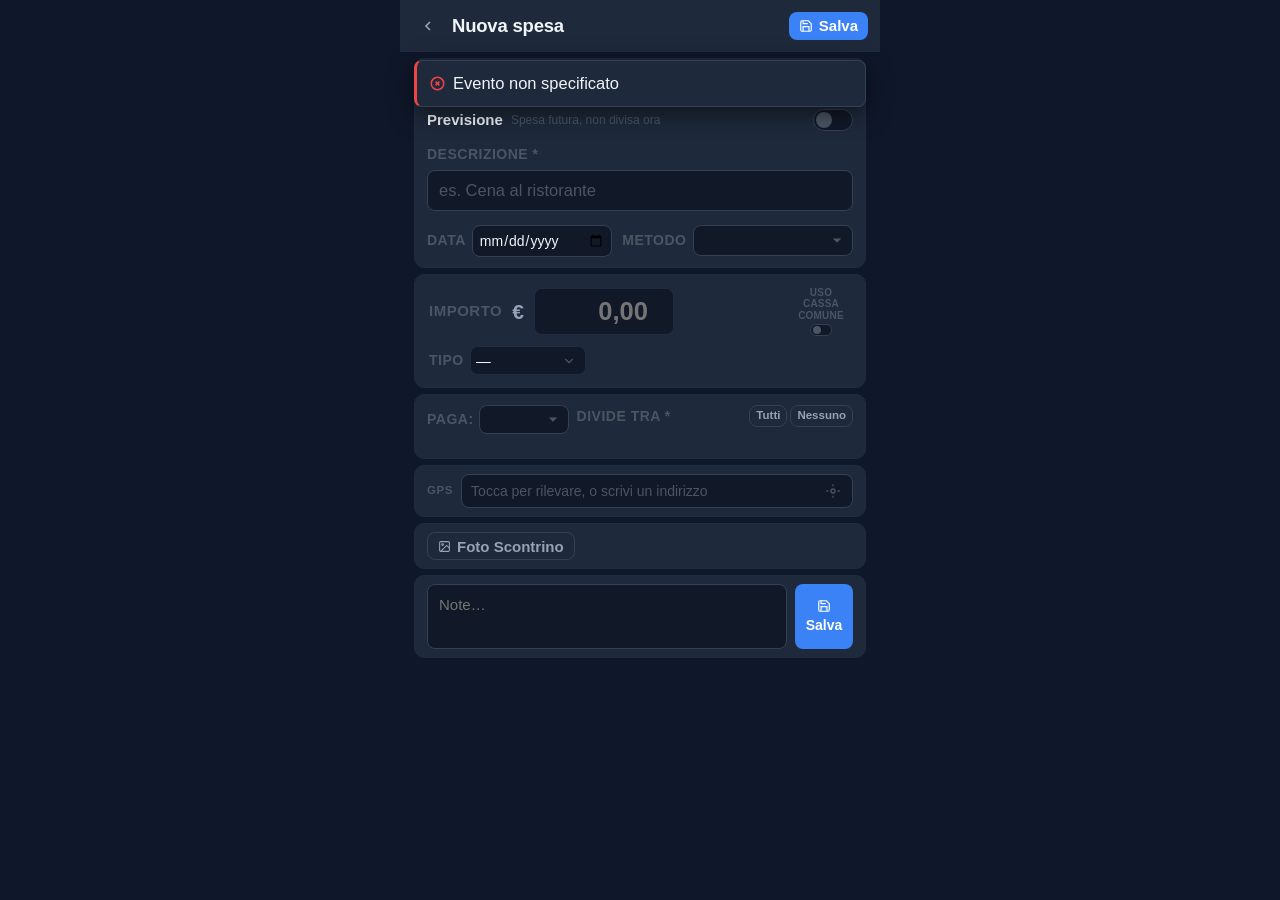
<file: spesa.html>
<!DOCTYPE html>
<html lang="it" data-theme="dark">
<head>
  <meta charset="UTF-8" />
  <script>try{var _cfg=JSON.parse(localStorage.getItem("wego_config")||"{}");var _t=_cfg.theme||"dark";document.documentElement.setAttribute("data-theme",_t);if(document.querySelector('meta[name="theme-color"]'))document.querySelector('meta[name="theme-color"]').setAttribute("content",_t==="dark"?"#0F172A":"#F8FAFC");if(!_cfg.show_category_icons)document.documentElement.classList.add("hide-cat-icons")}catch(e){}</script>
  <meta name="viewport" content="width=device-width, initial-scale=1.0, viewport-fit=cover" />
  <meta name="theme-color" content="#0F172A" />
  <meta name="apple-mobile-web-app-capable" content="yes" />
  <meta name="apple-mobile-web-app-status-bar-style" content="black-translucent" />
  <title>Spesa — WeGo v4.2</title>
  <link rel="manifest" href="/manifest.json" />
  <link rel="stylesheet" href="/style.css" />
  <style>
    /* ─── PAGINA SENZA BARRA INFERIORE ───────────────────────────
       Più livelli forzavano un'altezza MINIMA pari a tutto il viewport
       (html/body/app-shell con min-height:100dvh, .page-content con
       flex:1 per riempire lo spazio restante). Su un form corto questo
       crea scroll "fantasma": la pagina viene resa alta come lo schermo
       anche se il contenuto reale è più corto, e su Chrome Android
       "100dvh" può risultare leggermente più alto dell'area visibile
       reale (barra indirizzi dinamica), aggiungendo scroll percepito
       anche a contenuto identico. Qui rimuoviamo lo stretch forzato a
       OGNI livello: la pagina sarà alta esattamente quanto il suo
       contenuto, non un pixel di più. Manteniamo lo sfondo coerente su
       html (di norma trasparente/bianco) per evitare un lampo di colore
       sbagliato nel caso il contenuto sia più corto del viewport. */
    html { background: var(--bg-primary); }
    body { min-height: auto !important; }
    .app-shell {
      min-height: 0 !important;
      height: auto !important;
    }
    .page-content {
      flex: 0 1 auto !important;
      padding-bottom: calc(env(safe-area-inset-bottom, 0px) + 16px) !important;
    }

    /* ─── IMPORTO HERO ─── */
    .amount-hero {
      background: var(--bg-secondary);
      border-bottom: 1px solid var(--border);
      padding: 14px 16px 16px;
      text-align: center;
    }
    .amount-hero__lbl {
      font-size: 11.5px; font-weight: 700;
      color: var(--text-muted);
      text-transform: uppercase; letter-spacing: 0.6px;
      margin-bottom: 6px;
    }
    .amount-hero__wrap {
      display: flex; align-items: baseline;
      justify-content: center; gap: 4px;
    }
    .amount-hero__cur {
      font-size: 25.5px; font-weight: 600;
      color: var(--text-muted); line-height: 1;
    }
    .amount-hero__input {
      font-size: 44px; font-weight: 800;
      color: var(--text-primary); letter-spacing: -1px;
      background: none; border: none; outline: none;
      width: 190px; text-align: center;
      font-family: var(--font); -webkit-appearance: none;
      line-height: 1;
    }
    .amount-hero__input::placeholder { color: var(--border-strong); }

    /* ─── TYPE TOGGLE ─── */
    /* ─── TIPO (in riga con titolo Informazioni) ─── */
    .type-btn {
      height: 26px; padding: 0 7px;
      border-radius: var(--r-md);
      border: 1px solid var(--border-strong);
      background: var(--bg-input);
      color: var(--text-muted);
      font-family: var(--font); font-size: 12.5px; font-weight: 600;
      cursor: pointer;
      display: inline-flex; align-items: center; gap: 3px;
      transition: all var(--ease);
      -webkit-tap-highlight-color: transparent;
      white-space: nowrap;
    }
    .type-btn svg { width: 11px; height: 11px; }
    .type-btn.active {
      border-color: var(--accent);
      background: rgba(59,130,246,0.09);
      color: var(--accent);
    }
    .type-btn.active-transfer {
      border-color: var(--purple);
      background: rgba(139,92,246,0.09);
      color: var(--purple);
    }
    /* "+Cassiere" — terza scelta, evidenziata in verde quando attiva
       (stesso pattern di .active/.active-transfer, colore diverso per
       distinguerla a colpo d'occhio, vedi "barretta verde" richiesta). */
    .type-btn.active-cashier {
      border-color: var(--green);
      background: rgba(16,185,129,0.1);
      color: var(--green);
    }

    /* ─── USO CASSA COMUNE: flag poco usato, etichetta + interruttore
       volutamente più piccoli (meno della metà) del font dell'importo
       (25.5px, vedi .amount-hero__input duplicato in #expenseAmount2) —
       interruttore "mini" derivato da .toggle/.toggle-slider (style.css)
       ma ridimensionato qui solo per questo contesto. ─── */
    .toggle--mini {
      width: 22px; height: 12px;
      margin-left: 0;
    }
    .toggle--mini .toggle-slider::before {
      width: 8px; height: 8px; left: 2px;
    }
    .toggle--mini input:checked + .toggle-slider::before {
      left: calc(100% - 10px);
    }

    /* ─── FORM CARD ─── */
    .form-card {
      background: var(--bg-card);
      border: 1px solid var(--border);
      border-radius: var(--r-lg);
      padding: 10px 12px;
      margin-bottom: 6px;
    }
    /* Riga titolo card + controlli a destra */
    .form-card-header {
      display: flex; align-items: center; justify-content: space-between;
      margin-bottom: 8px;
    }
    .form-card-title {
      font-size: 11.5px; font-weight: 700;
      color: var(--text-muted);
      text-transform: uppercase; letter-spacing: 0.6px;
      margin: 0;
    }
    .form-card-title-only { margin-bottom: 8px; }

    /* ─── PARTICIPANTS ─── */
    .part-grid {
      display: flex; flex-wrap: wrap; gap: 5px; margin-top: 6px;
    }

    /* ─── GPS ROW compatta ─── */
    .gps-row {
      display: flex; align-items: center; gap: 8px;
    }
    .gps-label {
      font-size: 11.5px; font-weight: 700; color: var(--text-muted);
      text-transform: uppercase; letter-spacing: 0.6px;
      white-space: nowrap; flex-shrink: 0;
    }
    .loc-bar {
      flex: 1; display: flex; align-items: center; gap: 6px;
      padding: 6px 9px;
      background: var(--bg-input);
      border: 1px solid var(--border-strong);
      border-radius: var(--r-md);
      cursor: pointer;
      transition: border-color var(--ease);
      min-width: 0;
    }
    .loc-bar:hover { border-color: var(--accent); }
    .loc-bar__text { flex: 1; font-size: 14px; color: var(--text-primary); overflow: hidden; white-space: nowrap; text-overflow: ellipsis; }
    .loc-bar__text.ph { color: var(--text-muted); }
    /* NUOVO — campo indirizzo ora editabile liberamente (v2.9): reset
       stile input nativo per farlo sembrare identico al vecchio <span>,
       + bottone GPS dedicato (prima l'intera barra rilevava la
       posizione al tocco; ora il tocco sul testo serve per scriverci,
       il rilevamento è un'azione esplicita separata). */
    .loc-bar__input {
      border: none; background: transparent; outline: none; padding: 0;
      font-family: inherit; width: 100%; min-width: 0;
    }
    .loc-bar__input::placeholder { color: var(--text-muted); }
    .loc-bar__gps-btn {
      background: none; border: none; color: var(--text-muted); cursor: pointer;
      padding: 2px; line-height: 1; flex-shrink: 0; display: flex;
    }
    .loc-bar__gps-btn:hover { color: var(--accent); }

    /* ─── PHOTO ROW compatta ─── */
    .photo-row {
      display: flex; align-items: center; gap: 10px;
    }
    .photo-thumb {
      width: 48px; height: 48px;
      border-radius: var(--r-md); overflow: hidden;
      position: relative; background: var(--bg-input);
      flex-shrink: 0; display: none;
    }
    .photo-thumb.visible { display: block; }
    .photo-thumb img { width: 100%; height: 100%; object-fit: cover; }
    .photo-thumb__rm {
      position: absolute; top: 2px; right: 2px;
      width: 16px; height: 16px;
      background: rgba(0,0,0,0.7); border: none;
      border-radius: 50%; color: #fff; font-size: 13px;
      display: flex; align-items: center; justify-content: center;
      cursor: pointer; line-height: 1;
    }

    /* ─── SELETTORE "TIPO" (categoria spesa) — NUOVO v4.0 ──────
       Prima era un <select> nativo: i browser non permettono di
       mostrare icone dentro le <option>, quindi ora è un bottone
       "trigger" che apre un modal a schermo intero con l'elenco
       (icona 60px + descrizione per ogni voce, richiesta cliente).
       Il valore selezionato resta in un <input type="hidden"> con lo
       stesso id "expenseCategory" di prima: nessuna modifica
       necessaria al salvataggio della spesa. */
    .category-picker-trigger {
      display: flex; align-items: center; gap: 6px;
      background: var(--bg-input); border: 1px solid var(--border);
      border-radius: var(--r-md); padding: 5px 9px 5px 5px;
      font-size: 15px; color: var(--text-primary); font-family: inherit;
      cursor: pointer; -webkit-tap-highlight-color: transparent;
      min-width: 116px; max-width: 200px;
    }
    .category-picker-trigger__icon {
      width: 24px; height: 24px; border-radius: 50%; flex-shrink: 0;
      display: flex; align-items: center; justify-content: center;
      color: var(--accent); overflow: hidden;
    }
    .category-picker-trigger__icon svg { width: 17px; height: 17px; }
    .category-picker-trigger__icon img { width: 21px; height: 21px; }
    .category-picker-trigger__label {
      flex: 1; text-align: left;
      white-space: nowrap; overflow: hidden; text-overflow: ellipsis;
    }
    .category-picker-trigger__chevron { width: 14px; height: 14px; flex-shrink: 0; color: var(--text-muted); }

    .category-picker-list { max-height: 62vh; overflow-y: auto; }
    .category-picker-item {
      display: flex; align-items: center; gap: 14px;
      padding: 9px 4px;
      border-bottom: 1px solid var(--border);
      cursor: pointer; -webkit-tap-highlight-color: transparent;
    }
    .category-picker-item:last-child { border-bottom: none; }
    .category-picker-item:active { opacity: 0.7; }
    .category-picker-item.selected { background: rgba(59,130,246,0.08); border-radius: var(--r-md); }
    .category-picker-item__icon {
      width: 68px; height: 68px; border-radius: 50%;
      background: var(--bg-input); color: var(--accent);
      display: flex; align-items: center; justify-content: center;
      flex-shrink: 0; overflow: hidden;
    }
    .category-picker-item__icon svg { width: 60px; height: 60px; }
    .category-picker-item__icon img { width: 60px; height: 60px; }
    .category-picker-item__label { flex: 1; font-size: 16px; font-weight: 600; color: var(--text-primary); }
    .category-picker-item__check { color: var(--accent); flex-shrink: 0; display: none; width: 20px; height: 20px; }
    .category-picker-item.selected .category-picker-item__check { display: flex; }
    /* v4.1: icone tipo spesa nascondibili — non rimosse dai sorgenti,
       solo non visibili quando attiva la classe "hide-cat-icons" (le
       etichette testuali restano, il picker resta pienamente
       utilizzabile). v4.2: configurabile da Impostazioni → Categorie
       spesa ("Mostra icone categoria", default spento) — la classe è
       ora su <html> (non più hardcoded su <body>), impostata a
       caricamento pagina dallo script inline in <head> (anti-flash,
       stesso meccanismo del tema) e da
       Utils.applyCategoryIconsVisibility() in spesa.js. */
    .hide-cat-icons .category-picker-trigger__icon,
    .hide-cat-icons .category-picker-item__icon { display: none; }
  </style>
</head>
<body>

<div class="toast-container" id="toastContainer"></div>

<div class="app-shell">

  <!-- HEADER -->
  <header class="app-header">
    <div class="app-header__logo">
      <button class="btn btn--icon" onclick="SpesaApp.goBack()" title="Torna indietro">
        <svg viewBox="0 0 24 24" fill="none" stroke="currentColor" stroke-width="2.5">
          <polyline points="15 18 9 12 15 6"/>
        </svg>
      </button>
      <span class="app-header__title" id="pageTitle">Nuova spesa</span>
    </div>
    <div class="app-header__actions">
      <!-- Visibili solo in modalità SOLA LETTURA (view mode) -->
      <button class="btn btn--ghost btn--sm" id="headerEditBtn" style="display:none;" onclick="SpesaApp.enterEditMode()">
        <svg width="13" height="13" viewBox="0 0 24 24" fill="none" stroke="currentColor" stroke-width="2">
          <path d="M11 4H4a2 2 0 00-2 2v14a2 2 0 002 2h14a2 2 0 002-2v-7"/>
          <path d="M18.5 2.5a2.121 2.121 0 013 3L12 15l-4 1 1-4 9.5-9.5z"/>
        </svg>
        Modifica
      </button>
      <button class="btn btn--sm" id="headerDeleteBtn" style="display:none;background:rgba(239,68,68,0.1);color:var(--red);border:1px solid rgba(239,68,68,0.3);" onclick="SpesaApp.deleteExpense()">
        <svg width="13" height="13" viewBox="0 0 24 24" fill="none" stroke="currentColor" stroke-width="2">
          <polyline points="3 6 5 6 21 6"/><path d="M19 6l-1 14a2 2 0 01-2 2H8a2 2 0 01-2-2L5 6"/>
        </svg>
        Elimina
      </button>
      <!-- Visibile in modalità NUOVA SPESA o MODIFICA -->
      <button class="btn btn--primary btn--sm" id="saveBtn" onclick="SpesaApp.save()">
        <svg width="13" height="13" viewBox="0 0 24 24" fill="none" stroke="currentColor" stroke-width="2">
          <path d="M19 21H5a2 2 0 01-2-2V5a2 2 0 012-2h11l5 5v11a2 2 0 01-2 2z"/>
          <polyline points="17 21 17 13 7 13 7 21"/><polyline points="7 3 7 8 15 8"/>
        </svg>
        Salva
      </button>
    </div>
  </header>

  <!-- IMPORTO ORIGINALE: nascosto, usato solo da JS per compatibilità -->
  <div class="amount-hero" style="display:none;">
    <div class="amount-hero__lbl">Importo</div>
    <div class="amount-hero__wrap">
      <span class="amount-hero__cur" id="currencySymbol">€</span>
      <input type="number" class="amount-hero__input" id="expenseAmount"
        placeholder="0,00" step="0.01" min="0" inputmode="decimal"
        onfocus="this.select()" />
    </div>
  </div>

  <main class="page-content" style="padding-top:6px;">

    <!-- INFO BASE: titolo + bottoni tipo sulla stessa riga -->
    <div class="form-card">
      <div class="form-card-header">
        <span class="form-card-title">Informazioni</span>
        <div style="display:flex;gap:3px;">
          <button class="type-btn active" id="typeExpense" onclick="SpesaApp.setType('expense')">
            <svg viewBox="0 0 24 24" fill="none" stroke="currentColor" stroke-width="2">
              <rect x="2" y="5" width="20" height="14" rx="2"/><line x1="2" y1="10" x2="22" y2="10"/>
            </svg>
            Spesa
          </button>
          <button class="type-btn" id="typeTransfer" onclick="SpesaApp.setType('transfer')">
            <svg viewBox="0 0 24 24" fill="none" stroke="currentColor" stroke-width="2">
              <line x1="5" y1="12" x2="19" y2="12"/>
              <polyline points="12 5 19 12 12 19"/>
            </svg>
            Trasf.
          </button>
          <button class="type-btn" id="typeCashier" onclick="SpesaApp.setType('cashier')">
            <svg viewBox="0 0 24 24" width="11" height="11">
              <circle cx="12" cy="12" r="9.5" fill="#FBBF24" stroke="#92400E" stroke-width="1.3"/>
              <circle cx="12" cy="12" r="6.8" fill="none" stroke="#92400E" stroke-width="0.8" opacity="0.55"/>
              <text x="12" y="16.2" text-anchor="middle" font-size="10.5" font-weight="800" fill="#92400E" font-family="Arial,sans-serif">&#8364;</text>
            </svg>
            +Cassiere
          </button>
        </div>
      </div>

      <!-- PREVISIONE: spesa futura, non va divisa né conteggiata nei saldi
           — solo per il tipo "Spesa" (vedi SpesaApp.setType che la nasconde
           per "Trasf."/"+Cassiere"). Di default spenta.
           Tutta su una riga (etichetta + nota + interruttore) — vedi
           anche _activateViewMode() in spesa.js per il fix del checkbox
           nativo che "ricompariva" fuori posizione in sola lettura. -->
      <div id="forecastRow" style="display:flex;align-items:center;gap:8px;padding:6px 0 12px;white-space:nowrap;">
        <span style="font-size:15px;font-weight:600;color:var(--text-primary);flex-shrink:0;">Previsione</span>
        <span style="font-size:12px;color:var(--text-muted);overflow:hidden;text-overflow:ellipsis;flex:1;min-width:0;">Spesa futura, non divisa ora</span>
        <label class="toggle" style="flex-shrink:0;margin-left:0;">
          <input type="checkbox" id="forecastToggle" onchange="SpesaApp.toggleForecast(this.checked)" />
          <span class="toggle-slider"></span>
        </label>
      </div>

      <div class="form-group">
        <label class="form-label" id="descLabel">Descrizione *</label>
        <input type="text" class="form-input" id="expenseTitle"
          placeholder="es. Cena al ristorante" maxlength="80" autocomplete="off" />
      </div>
      <!-- DATA + METODO su una riga compatta: etichetta inline con campo -->
      <div style="display:flex;align-items:center;gap:6px;flex-wrap:nowrap;">
        <label class="form-label" style="flex-shrink:0;margin:0;white-space:nowrap;">Data</label>
        <input type="date" class="form-input" id="expenseDate"
          style="flex:1;min-width:130px;max-width:175px;padding:6px 6px;font-size:14px;" />
        <label class="form-label" style="flex-shrink:0;margin:0 0 0 4px;white-space:nowrap;">Metodo</label>
        <select class="form-select" id="expenseMethod"
          style="flex:1;min-width:80px;padding:6px 24px 6px 8px;font-size:15px;"></select>
      </div>
    </div>

    <!-- IMPORTO: label + simbolo + campo su una riga -->
    <div class="form-card" style="padding:12px 14px;">
      <div style="display:flex;align-items:center;gap:10px;">
        <span style="font-size:15px;font-weight:700;color:var(--text-muted);letter-spacing:0.5px;text-transform:uppercase;white-space:nowrap;">Importo</span>
        <span id="currencySymbol2" style="font-size:21px;font-weight:700;color:var(--text-secondary);">&#8364;</span>
        <input type="number" id="expenseAmount2"
          placeholder="0,00" step="0.01" min="0" inputmode="decimal"
          onfocus="this.select()"
          style="width:140px;min-width:80px;background:var(--bg-input);border:1.5px solid var(--border);border-radius:var(--r-md);padding:8px 10px;font-size:25.5px;font-weight:800;color:var(--text-primary);outline:none;text-align:right;" />
        <!-- USO CASSA COMUNE: solo per il tipo "Spesa" (nascosta/forzata
             spenta per "Trasf."/"+Cassiere" — vedi SpesaApp.setType).
             Etichetta sopra, interruttore sotto, entrambi più piccoli
             (meno della metà) del font dell'importo — flag poco usato,
             vedi situazione.md. Di default spento. -->
        <div id="cassaComuneRow" style="display:flex;flex-direction:column;align-items:center;gap:3px;margin-left:auto;flex-shrink:0;">
          <span style="font-size:10px;font-weight:700;color:var(--text-muted);text-transform:uppercase;letter-spacing:0.2px;text-align:center;line-height:1.15;max-width:60px;">Uso Cassa Comune</span>
          <label class="toggle toggle--mini">
            <input type="checkbox" id="cassaComuneToggle" onchange="SpesaApp.toggleCassaComune(this.checked)" />
            <span class="toggle-slider"></span>
          </label>
        </div>
      </div>
      <!-- TIPO (categoria di spesa) — solo per il tipo "Spesa", gestita
           liberamente da Impostazioni → Categorie spesa. Facoltativo.
           Select più corta (non più flex:1): occupa solo lo spazio che
           le serve, subito a destra dell'etichetta, tutto su una riga. -->
      <div id="categoryRow" style="display:flex;align-items:center;gap:6px;margin-top:10px;">
        <label class="form-label" style="flex-shrink:0;margin:0;white-space:nowrap;">Tipo</label>
        <button type="button" class="category-picker-trigger" id="expenseCategoryTrigger" onclick="SpesaApp.openCategoryPicker()">
          <span class="category-picker-trigger__icon" id="expenseCategoryTriggerIcon"></span>
          <span class="category-picker-trigger__label" id="expenseCategoryTriggerLabel">—</span>
          <svg class="category-picker-trigger__chevron" viewBox="0 0 24 24" fill="none" stroke="currentColor" stroke-width="2" stroke-linecap="round" stroke-linejoin="round"><polyline points="6 9 12 15 18 9"/></svg>
        </button>
        <input type="hidden" id="expenseCategory" value="" />
      </div>
    </div>

    <!-- PAGANTE: etichetta PAGA inline con select, poi DIVIDE TRA a destra
         (per "+Cassiere" le stesse etichette diventano "A:"/"Da *" — vedi
         SpesaApp.setType) -->
    <div class="form-card" id="sectionExpense">
      <div style="display:flex;align-items:flex-start;gap:8px;margin-bottom:8px;flex-wrap:wrap;">
        <!-- PAGA / A: label + select inline -->
        <div style="display:flex;align-items:center;gap:5px;flex-shrink:0;">
          <label class="form-label" id="paidByLabel" style="margin:0;white-space:nowrap;">Paga:</label>
          <select class="form-select" id="expensePaidBy"
            style="width:auto;min-width:90px;max-width:130px;padding:5px 22px 5px 7px;font-size:15px;"></select>
        </div>
        <!-- DIVIDE TRA / DA: label + bottoni Tutti/Nessuno -->
        <div style="flex:1;min-width:120px;" id="divideTraWrap">
          <div style="display:flex;align-items:center;justify-content:space-between;margin-bottom:2px;">
            <label class="form-label" id="divideTraLabel" style="margin:0;">Divide tra *</label>
            <div style="display:flex;gap:3px;">
              <button class="btn btn--ghost btn--sm" style="height:22px;padding:0 6px;font-size:11.5px;" onclick="SpesaApp.selectAllParticipants()">Tutti</button>
              <button class="btn btn--ghost btn--sm" style="height:22px;padding:0 6px;font-size:11.5px;" onclick="SpesaApp.deselectAllParticipants()">Nessuno</button>
            </div>
          </div>
        </div>
      </div>
      <div class="part-grid" id="participantsGrid"></div>
      <div id="sharePreview" style="margin-top:6px;font-size:13px;color:var(--text-muted);text-align:center;"></div>
    </div>

    <!-- TRASFERIMENTO -->
    <div class="form-card" id="sectionTransfer" style="display:none;">
      <div class="form-card-title">Trasferimento diretto</div>
      <div class="form-group">
        <label class="form-label">Da (chi paga) *</label>
        <select class="form-select" id="transferFrom"></select>
      </div>
      <div class="form-group" style="margin-bottom:0;">
        <label class="form-label">A (chi riceve) *</label>
        <select class="form-select" id="transferTo"></select>
      </div>
    </div>

    <!-- POSIZIONE compatta: GPS [campo] [mappa] [×] -->
    <!-- NUOVO v2.9: il campo indirizzo è ora un vero <input> editabile —
         si riempie da solo col GPS (se disponibile/attivo), ma toccandolo
         si può scrivere un indirizzo libero, in qualsiasi momento, anche
         a GPS spento (vedi SpesaApp.onLocationTextInput()). Il
         rilevamento GPS è ora un'azione esplicita sul bottoncino 📍
         dedicato, non più l'intera barra. -->
    <div class="form-card" style="padding:8px 12px;">
      <div class="gps-row">
        <span class="gps-label">GPS</span>
        <div class="loc-bar" id="locationBar" onclick="document.getElementById('locationText').focus()">
          <input type="text" class="loc-bar__text loc-bar__input" id="locationText"
            placeholder="Tocca per rilevare, o scrivi un indirizzo"
            autocomplete="off" autocorrect="off"
            oninput="SpesaApp.onLocationTextInput()"
            onclick="event.stopPropagation()">
          <button type="button" class="loc-bar__gps-btn" title="Rileva posizione GPS"
            onclick="event.stopPropagation();SpesaApp.getLocation()">
            <svg width="16" height="16" viewBox="0 0 24 24" fill="none" stroke="currentColor" stroke-width="2">
              <circle cx="12" cy="12" r="3"/>
              <path d="M12 2v3M12 19v3M2 12h3M19 12h3"/>
            </svg>
          </button>
          <a id="locationMapsLink" href="#" target="_blank" rel="noopener"
            style="display:none;color:var(--accent);flex-shrink:0;line-height:1;"
            onclick="event.stopPropagation()" title="Apri su Google Maps">
            <svg width="15" height="15" viewBox="0 0 24 24" fill="none" stroke="currentColor" stroke-width="2">
              <circle cx="12" cy="10" r="3"/>
              <path d="M12 2C8.13 2 5 5.13 5 9c0 5.25 7 13 7 13s7-7.75 7-13c0-3.87-3.13-7-7-7z"/>
              <path d="M9 20l3 2 3-2"/>
            </svg>
          </a>
          <button id="locationClear" style="display:none;background:none;border:none;color:var(--text-muted);cursor:pointer;padding:1px;line-height:1;"
            onclick="event.stopPropagation();SpesaApp.clearLocation(event)">
            <svg width="13" height="13" viewBox="0 0 24 24" fill="none" stroke="currentColor" stroke-width="2.5">
              <line x1="18" y1="6" x2="6" y2="18"/><line x1="6" y1="6" x2="18" y2="18"/>
            </svg>
          </button>
        </div>
      </div>
    </div>

    <!-- FOTO: bottone + thumbnail inline, senza titolo separato -->
    <div class="form-card" style="padding:8px 12px;">
      <div class="photo-row">
        <button class="btn btn--ghost btn--sm" id="photoPickBtn" onclick="SpesaApp.pickPhoto()">
          <svg viewBox="0 0 24 24" fill="none" stroke="currentColor" stroke-width="2" width="13" height="13">
            <rect x="3" y="3" width="18" height="18" rx="2"/>
            <circle cx="8.5" cy="8.5" r="1.5"/><polyline points="21 15 16 10 5 21"/>
          </svg>
          Foto Scontrino
        </button>
        <input type="file" id="photoInput" accept="image/*" capture="environment"
          style="display:none;" onchange="SpesaApp.onPhotoChange(this)" />
        <!-- Miniatura subito a destra del bottone — cliccabile per lightbox -->
        <div id="photoPreviewWrap" style="display:none;">
          <div class="photo-thumb visible" onclick="SpesaApp.openPhotoLightbox()" style="cursor:pointer;" title="Apri a schermo intero">
            <img id="photoPreviewImg" src="" alt="Scontrino" />
            <button class="photo-thumb__rm" onclick="event.stopPropagation();SpesaApp.removePhoto()">×</button>
          </div>
        </div>
      </div>
    </div>

    <!-- NOTE + SALVA affiancati -->
    <div class="form-card" style="padding:8px 12px;">
      <div style="display:flex;align-items:stretch;gap:8px;">
        <textarea class="form-textarea" id="expenseNotes"
          placeholder="Note…" style="min-height:62px;margin-bottom:0;flex:1;resize:none;font-size:15px;"></textarea>
        <button id="saveSpeaBtn" class="btn btn--primary" onclick="SpesaApp.save()"
          style="flex-shrink:0;width:58px;height:auto;min-height:62px;padding:6px 4px;white-space:normal;text-align:center;line-height:1.3;font-size:14px;border-radius:var(--r-md);display:flex;flex-direction:column;align-items:center;justify-content:center;gap:3px;">
          <svg viewBox="0 0 24 24" fill="none" stroke="currentColor" stroke-width="2" width="16" height="16">
            <path d="M19 21H5a2 2 0 01-2-2V5a2 2 0 012-2h11l5 5v11a2 2 0 01-2 2z"/>
            <polyline points="17 21 17 13 7 13 7 21"/>
            <polyline points="7 3 7 8 15 8"/>
          </svg>
          Salva
        </button>
      </div>
    </div>

    <!-- ELIMINA (solo in modifica) -->
    <button class="btn btn--danger btn--full" id="deleteBtn" onclick="SpesaApp.deleteExpense()" style="margin-top:8px;margin-bottom:28px;display:none;">
      <svg width="14" height="14" viewBox="0 0 24 24" fill="none" stroke="currentColor" stroke-width="2">
        <polyline points="3 6 5 6 21 6"/>
        <path d="M19 6l-1 14a2 2 0 01-2 2H8a2 2 0 01-2-2L5 6"/>
      </svg>
      Elimina movimento
    </button>

  </main>
</div>

<!-- LIGHTBOX FOTO (spesa.html) — si apre cliccando la miniatura -->
<div id="spesaPhotoLightbox"
  style="display:none;position:fixed;inset:0;background:rgba(0,0,0,0.93);z-index:2000;flex-direction:column;align-items:center;justify-content:center;"
  onclick="SpesaApp.closePhotoLightbox()">
  <button onclick="SpesaApp.closePhotoLightbox()"
    style="position:absolute;top:16px;right:16px;background:rgba(255,255,255,0.12);border:none;color:#fff;border-radius:50%;width:38px;height:38px;font-size:25.5px;cursor:pointer;display:flex;align-items:center;justify-content:center;line-height:1;">&times;</button>
  <img id="spesaLightboxImg" src="" alt="Foto scontrino"
    style="max-width:95vw;max-height:80vh;object-fit:contain;border-radius:8px;"
    onclick="event.stopPropagation()" />
  <!-- Bottone elimina visibile solo in modalità modifica (non view) -->
  <div id="spesaLightboxDeleteWrap" style="display:none;margin-top:18px;">
    <button onclick="SpesaApp.removeLightboxPhoto(event)"
      style="background:rgba(239,68,68,0.85);border:none;color:#fff;border-radius:8px;padding:10px 26px;font-size:16.5px;font-weight:600;cursor:pointer;display:flex;align-items:center;gap:8px;">
      <svg width="15" height="15" viewBox="0 0 24 24" fill="none" stroke="currentColor" stroke-width="2">
        <polyline points="3 6 5 6 21 6"/><path d="M19 6l-1 14a2 2 0 01-2 2H8a2 2 0 01-2-2L5 6"/>
      </svg>
      Elimina foto
    </button>
  </div>
</div>

<!-- MODAL: SCELTA TIPO (categoria spesa) — NUOVO v4.0, sostituisce il
     vecchio <select> nativo per poter mostrare l'icona (60px) a
     sinistra di ogni voce — vedi SpesaApp.openCategoryPicker(). -->
<div class="modal-backdrop" id="modalCategoryPicker" onclick="SpesaApp.closeModal('modalCategoryPicker')">
  <div class="bottom-sheet" onclick="event.stopPropagation()">
    <div class="bottom-sheet__handle"></div>
    <h2 class="bottom-sheet__title">Tipo di spesa</h2>
    <div class="category-picker-list" id="categoryPickerList"><!-- Generato da JS --></div>
  </div>
</div>

<script src="/utils.js"></script>
<script src="/db.js"></script>
<script src="/license.js"></script>
<script src="/supabase.js"></script>
<script src="/sync.js"></script>
<script src="/payments.js"></script>
<script src="/spesa.js"></script>
<script>document.addEventListener('DOMContentLoaded', () => SpesaApp.init());</script>
</body>
</html>
</file>
<file: style.css>
/* ═══════════════════════════════════════════════════════════════
   WeGo v1.5 — Design System
   Stile professionale: compatto, preciso, icone calibrate
   Palette: Slate dark / light + Blu cobalto
   v1.5: classe .btn--pro-locked per i bottoni di funzioni riservate
         alla versione Pro (vedi license.js / spesa.js)
═══════════════════════════════════════════════════════════════ */

/* ─── VARIABILI ────────────────────────────────────────────── */
:root {
  --bg-primary:    #0F172A;
  --bg-secondary:  #1E293B;
  --bg-card:       #1E293B;
  --bg-input:      #111827;
  --bg-overlay:    rgba(15,23,42,0.94);

  --text-primary:  #F1F5F9;
  --text-secondary:#94A3B8;
  --text-muted:    #4B5563;
  --text-inverse:  #0F172A;

  --accent:        #3B82F6;
  --accent-h:      #2563EB;
  --green:         #10B981;
  --red:           #EF4444;
  --amber:         #F59E0B;
  --purple:        #8B5CF6;

  --border:        #1F2D40;
  --border-strong: #334155;
  --border-focus:  #3B82F6;

  --shadow-sm: 0 1px 2px rgba(0,0,0,0.35);
  --shadow-md: 0 3px 10px rgba(0,0,0,0.45);
  --shadow-lg: 0 6px 24px rgba(0,0,0,0.55);

  --r-sm:   6px;
  --r-md:   8px;
  --r-lg:  10px;
  --r-xl:  14px;
  --r-full: 999px;

  --ease: 0.15s cubic-bezier(0.4,0,0.2,1);
  --font: -apple-system, 'Inter', BlinkMacSystemFont, 'Segoe UI', sans-serif;

  --nav-h:     52px;
  --tab-h:     60px;
  --max-w:    480px;
}

[data-theme="light"] {
  --bg-primary:    #F1F5F9;
  --bg-secondary:  #FFFFFF;
  --bg-card:       #FFFFFF;
  --bg-input:      #F8FAFC;
  --bg-overlay:    rgba(241,245,249,0.95);

  --text-primary:  #0F172A;
  --text-secondary:#475569;
  --text-muted:    #94A3B8;
  --text-inverse:  #F1F5F9;

  --border:        #E2E8F0;
  --border-strong: #CBD5E1;

  --shadow-sm: 0 1px 2px rgba(0,0,0,0.06);
  --shadow-md: 0 3px 10px rgba(0,0,0,0.08);
  --shadow-lg: 0 6px 24px rgba(0,0,0,0.10);
}

/* ─── RESET ────────────────────────────────────────────────── */
*, *::before, *::after { box-sizing: border-box; margin: 0; padding: 0; }

/* SVG — dimensioni sempre controllate, mai al 100% del contenitore */
svg { display:block; flex-shrink:0; overflow:visible; }
.btn svg       { width:14px; height:14px; }
.btn--xl svg   { width:15px; height:15px; }
.btn--lg svg   { width:14px; height:14px; }
.btn--sm svg   { width:13px; height:13px; }
.btn--icon svg { width:14px; height:14px; }
.bottom-nav__item svg   { width:17px; height:17px; }
.app-header__actions svg{ width:14px; height:14px; }
.sync-bar svg           { width:12px; height:12px; }
.photo-indicator svg    { width:11px; height:11px; }
.pay-method svg         { width:11px; height:11px; }

html {
  font-size: 18.5px;
  -webkit-text-size-adjust: 100%;
  scroll-behavior: smooth;
}

body {
  font-family: var(--font);
  background: var(--bg-primary);
  color: var(--text-primary);
  min-height: 100dvh;
  line-height: 1.5;
  -webkit-font-smoothing: antialiased;
  overscroll-behavior: none;
}

/* ─── SHELL ─────────────────────────────────────────────────── */
.app-shell {
  max-width: var(--max-w);
  margin: 0 auto;
  min-height: 100dvh;
  display: flex;
  flex-direction: column;
}

.page-content {
  flex: 1;
  padding: 12px 14px calc(var(--tab-h) + 16px);
  overflow-y: auto;
}

/* ─── HEADER ────────────────────────────────────────────────── */
.app-header {
  height: var(--nav-h);
  background: var(--bg-secondary);
  border-bottom: 1px solid var(--border);
  display: flex;
  align-items: center;
  justify-content: space-between;
  padding: 0 12px;
  position: sticky;
  top: 0;
  z-index: 100;
}

.app-header__logo {
  display: flex;
  align-items: center;
  gap: 8px;
}

.app-header__logo-mark {
  width: 26px;
  height: 26px;
  background: var(--accent);
  border-radius: var(--r-sm);
  display: flex;
  align-items: center;
  justify-content: center;
  font-size: 16.5px;
  font-weight: 800;
  color: #fff;
  letter-spacing: -0.5px;
  flex-shrink: 0;
}

.app-header__title {
  font-size: 18.5px;
  font-weight: 600;
  color: var(--text-primary);
  letter-spacing: -0.2px;
}

.app-header__actions {
  display: flex;
  align-items: center;
  gap: 4px;
}

/* ─── BOTTOM NAV ────────────────────────────────────────────── */
.bottom-nav {
  height: var(--tab-h);
  background: var(--bg-secondary);
  border-top: 1px solid var(--border);
  display: flex;
  align-items: center;
  justify-content: space-around;
  position: fixed;
  bottom: 0;
  left: 50%;
  transform: translateX(-50%);
  width: 100%;
  max-width: var(--max-w);
  z-index: 100;
  padding-bottom: env(safe-area-inset-bottom);
}

.bottom-nav__item {
  flex: 1;
  display: flex;
  flex-direction: column;
  align-items: center;
  gap: 3px;
  padding: 8px 0;
  cursor: pointer;
  border: none;
  background: none;
  color: var(--text-muted);
  transition: color var(--ease);
  text-decoration: none;
  -webkit-tap-highlight-color: transparent;
}

.bottom-nav__item.active,
.bottom-nav__item:hover { color: var(--accent); }

.bottom-nav__item svg { width: 17px; height: 17px; }

.bottom-nav__label {
  font-size: 11px;
  font-weight: 600;
  letter-spacing: 0.4px;
  text-transform: uppercase;
}

/* ─── BUTTONS ───────────────────────────────────────────────── */
.btn {
  display: inline-flex;
  align-items: center;
  justify-content: center;
  gap: 6px;
  padding: 0 14px;
  height: 34px;
  border-radius: var(--r-md);
  font-family: var(--font);
  font-size: 16.5px;
  font-weight: 600;
  line-height: 1;
  border: none;
  cursor: pointer;
  transition: all var(--ease);
  text-decoration: none;
  white-space: nowrap;
  user-select: none;
  -webkit-tap-highlight-color: transparent;
}

.btn:active { opacity: 0.82; transform: scale(0.98); }
/* .btn svg — definito nel reset SVG in cima */

.btn--primary {
  background: var(--accent);
  color: #fff;
}
.btn--primary:hover { background: var(--accent-h); }

.btn--success {
  background: var(--green);
  color: #fff;
}
.btn--success:hover { background: #059669; }

.btn--danger {
  background: var(--red);
  color: #fff;
}
.btn--danger:hover { background: #DC2626; }

.btn--ghost {
  background: transparent;
  color: var(--text-secondary);
  border: 1px solid var(--border-strong);
}
.btn--ghost:hover { border-color: var(--accent); color: var(--accent); }

.btn--icon {
  width: 32px;
  height: 32px;
  padding: 0;
  border-radius: var(--r-md);
  background: transparent;
  color: var(--text-secondary);
  border: none;
}
.btn--icon:hover { color: var(--accent); background: rgba(59,130,246,0.08); }
.btn--icon svg   { width: 16px; height: 16px; }

.btn--full  { width: 100%; }
.btn--sm    { height: 28px; padding: 0 10px; font-size: 15px; }
.btn--lg    { height: 42px; padding: 0 20px; font-size: 17.5px; border-radius: var(--r-lg); }
.btn--xl    { height: 48px; padding: 0 24px; font-size: 18.5px; font-weight: 700; border-radius: var(--r-lg); }

/* FAB */
.fab {
  position: fixed;
  bottom: calc(var(--tab-h) + 12px);
  right: 14px;
  width: 44px;
  height: 44px;
  border-radius: var(--r-full);
  background: var(--accent);
  color: #fff;
  border: none;
  cursor: pointer;
  display: flex;
  align-items: center;
  justify-content: center;
  box-shadow: 0 4px 14px rgba(59,130,246,0.45);
  transition: all var(--ease);
  z-index: 90;
  -webkit-tap-highlight-color: transparent;
}
.fab:hover  { background: var(--accent-h); box-shadow: 0 4px 18px rgba(59,130,246,0.6); }
.fab:active { transform: scale(0.95); }
.fab svg    { width: 18px; height: 18px; }

@supports (padding: env(safe-area-inset-bottom)) {
  .fab { bottom: calc(var(--tab-h) + env(safe-area-inset-bottom) + 12px); }
}

/* ─── CARDS ─────────────────────────────────────────────────── */
.card {
  background: var(--bg-card);
  border: 1px solid var(--border);
  border-radius: var(--r-lg);
  padding: 12px;
  transition: border-color var(--ease);
}

.card--interactive {
  cursor: pointer;
  -webkit-tap-highlight-color: transparent;
}
.card--interactive:hover  { border-color: var(--border-strong); }
.card--interactive:active { opacity: 0.85; }

/* ─── FORM ───────────────────────────────────────────────────── */
.form-group {
  display: flex;
  flex-direction: column;
  gap: 5px;
  margin-bottom: 14px;
}

.form-label {
  font-size: 14px;
  font-weight: 700;
  color: var(--text-muted);
  letter-spacing: 0.5px;
  text-transform: uppercase;
}

.form-input,
.form-select,
.form-textarea {
  background: var(--bg-input);
  border: 1px solid var(--border-strong);
  border-radius: var(--r-md);
  color: var(--text-primary);
  font-family: var(--font);
  font-size: 17.5px;
  padding: 9px 11px;
  transition: border-color var(--ease), box-shadow var(--ease);
  width: 100%;
  outline: none;
  -webkit-appearance: none;
  appearance: none;
}

.form-input:focus,
.form-select:focus,
.form-textarea:focus {
  border-color: var(--border-focus);
  box-shadow: 0 0 0 2px rgba(59,130,246,0.12);
}

.form-input::placeholder { color: var(--text-muted); font-size: 16.5px; }
.form-textarea { resize: vertical; min-height: 76px; line-height: 1.5; }

.form-select {
  background-image: url("data:image/svg+xml,%3Csvg xmlns='http://www.w3.org/2000/svg' width='10' height='10' viewBox='0 0 12 12'%3E%3Cpath fill='%234B5563' d='M6 8L1 3h10z'/%3E%3C/svg%3E");
  background-repeat: no-repeat;
  background-position: right 10px center;
  padding-right: 28px;
}

.form-hint  { font-size: 14px; color: var(--text-muted); }
.form-error { font-size: 14px; color: var(--red); }

/* Toggle */
.toggle-row {
  display: flex;
  align-items: center;
  justify-content: space-between;
  padding: 11px 0;
  border-bottom: 1px solid var(--border);
}
.toggle-row:last-child { border-bottom: none; }

.toggle-info  { flex: 1; }
.toggle-label { font-size: 17.5px; font-weight: 500; color: var(--text-primary); }
.toggle-desc  { font-size: 14px; color: var(--text-muted); margin-top: 1px; }

.toggle {
  position: relative;
  width: 40px; height: 22px;
  flex-shrink: 0; margin-left: 12px;
}
.toggle input { opacity: 0; width: 0; height: 0; }
.toggle-slider {
  position: absolute; inset: 0;
  background: var(--bg-input);
  border: 1px solid var(--border-strong);
  border-radius: var(--r-full);
  cursor: pointer;
  transition: all var(--ease);
}
.toggle-slider::before {
  content: '';
  position: absolute;
  width: 16px; height: 16px;
  left: 2px; top: 50%;
  transform: translateY(-50%);
  background: var(--text-muted);
  border-radius: 50%;
  transition: all var(--ease);
}
.toggle input:checked + .toggle-slider { background: var(--accent); border-color: var(--accent); }
.toggle input:checked + .toggle-slider::before { left: calc(100% - 18px); background: #fff; }

/* ─── BADGES ────────────────────────────────────────────────── */
.badge {
  display: inline-flex;
  align-items: center;
  gap: 3px;
  padding: 2px 7px;
  border-radius: var(--r-full);
  font-size: 13px;
  font-weight: 700;
  letter-spacing: 0.3px;
  text-transform: uppercase;
  line-height: 1.4;
}

.badge--blue   { background: rgba(59,130,246,0.12); color: #60A5FA; }
.badge--green  { background: rgba(16,185,129,0.12); color: #34D399; }
.badge--red    { background: rgba(239,68,68,0.12);  color: #F87171; }
.badge--amber  { background: rgba(245,158,11,0.12); color: #FCD34D; }
.badge--purple { background: rgba(139,92,246,0.12); color: #A78BFA; }
.badge--muted  { background: rgba(75,85,99,0.2);    color: var(--text-muted); }

/* Bottoni di funzioni riservate alla versione Pro: restano visibili (per
   far sapere che la funzione esiste) ma in stile "disattivato" — il
   click resta attivo e mostra un avviso (vedi spesa.js pickPhoto()). */
.btn--pro-locked { opacity: 0.55; }
.btn--pro-locked:hover { opacity: 0.7; }

/* Chip selezione partecipanti */
.chip {
  display: inline-flex;
  align-items: center;
  gap: 5px;
  padding: 6px 12px;
  border-radius: var(--r-full);
  font-size: 15px;
  font-weight: 500;
  border: 1px solid var(--border);
  background: var(--bg-secondary);
  color: var(--text-muted);
  cursor: pointer;
  transition: all var(--ease);
  -webkit-tap-highlight-color: transparent;
  opacity: 0.5;
}
.chip.selected {
  border-color: var(--accent);
  background: var(--accent);
  color: #fff;
  font-weight: 700;
  opacity: 1;
  box-shadow: 0 1px 4px rgba(59,130,246,0.3);
}
.chip.selected .avatar { background: rgba(255,255,255,0.25); color:#fff; }

/* ─── AVATAR ────────────────────────────────────────────────── */
.avatar {
  width: 30px; height: 30px;
  border-radius: var(--r-full);
  background: var(--accent);
  color: #fff;
  display: inline-flex;
  align-items: center;
  justify-content: center;
  font-size: 14px;
  font-weight: 700;
  flex-shrink: 0;
  text-transform: uppercase;
  letter-spacing: 0.3px;
}
.avatar--sm { width: 22px; height: 22px; font-size: 11.5px; }
.avatar--lg { width: 38px; height: 38px; font-size: 17.5px; }

.avatar-0 { background: #3B82F6; }
.avatar-1 { background: #10B981; }
.avatar-2 { background: #8B5CF6; }
.avatar-3 { background: #F59E0B; }
.avatar-4 { background: #EF4444; }
.avatar-5 { background: #06B6D4; }
.avatar-6 { background: #EC4899; }
.avatar-7 { background: #84CC16; }

/* ─── IMPORTI ───────────────────────────────────────────────── */
.amount          { font-size: 18.5px; font-weight: 700; color: var(--text-primary); letter-spacing: -0.3px; }
.amount--positive{ color: var(--green); }
.amount--negative{ color: var(--red); }
.amount--sm      { font-size: 16.5px; font-weight: 600; }
.amount--lg      { font-size: 28px; letter-spacing: -0.6px; }

/* ─── LIST ITEMS ────────────────────────────────────────────── */
.list-item {
  display: flex;
  align-items: center;
  gap: 10px;
  padding: 11px 0;
  border-bottom: 1px solid var(--border);
  cursor: pointer;
  -webkit-tap-highlight-color: transparent;
  transition: opacity var(--ease);
}
.list-item:last-child { border-bottom: none; }
.list-item:active     { opacity: 0.65; }

.list-item__body     { flex: 1; min-width: 0; }
.list-item__title    { font-size: 17.5px; font-weight: 600; color: var(--text-primary); white-space: nowrap; overflow: hidden; text-overflow: ellipsis; }
.list-item__subtitle { font-size: 14px; color: var(--text-muted); margin-top: 1px; white-space: nowrap; overflow: hidden; text-overflow: ellipsis; }
.list-item__right    { display: flex; flex-direction: column; align-items: flex-end; gap: 3px; flex-shrink: 0; }

/* ─── SECTION HEADERS ───────────────────────────────────────── */
.section-header {
  display: flex;
  align-items: center;
  justify-content: space-between;
  margin-bottom: 8px;
  margin-top: 6px;
}
.section-title {
  font-size: 12.5px;
  font-weight: 700;
  color: var(--text-muted);
  text-transform: uppercase;
  letter-spacing: 0.8px;
}

/* ─── EMPTY STATE ───────────────────────────────────────────── */
.empty-state {
  display: flex;
  flex-direction: column;
  align-items: center;
  padding: 40px 20px;
  text-align: center;
  gap: 6px;
}
.empty-state__title { font-size: 17.5px; font-weight: 600; color: var(--text-secondary); }
.empty-state__desc  { font-size: 15px; color: var(--text-muted); line-height: 1.5; max-width: 240px; }

/* ─── MODALS / BOTTOM SHEETS ────────────────────────────────── */
.modal-backdrop {
  position: fixed;
  inset: 0;
  background: rgba(0,0,0,0.55);
  z-index: 200;
  display: flex;
  align-items: flex-end;
  justify-content: center;
  opacity: 0;
  pointer-events: none;
  transition: opacity var(--ease);
}
.modal-backdrop.open { opacity: 1; pointer-events: auto; }

.bottom-sheet {
  background: var(--bg-secondary);
  border-radius: var(--r-xl) var(--r-xl) 0 0;
  border-top: 1px solid var(--border-strong);
  padding: 10px 16px 28px;
  width: 100%;
  max-width: var(--max-w);
  max-height: 92dvh;
  overflow-y: auto;
  transform: translateY(100%);
  transition: transform 0.28s cubic-bezier(0.32,0.72,0,1);
}
.modal-backdrop.open .bottom-sheet { transform: translateY(0); }

.bottom-sheet__handle {
  width: 32px; height: 3px;
  background: var(--border-strong);
  border-radius: var(--r-full);
  margin: 0 auto 16px;
}
.bottom-sheet__title {
  font-size: 18.5px;
  font-weight: 700;
  color: var(--text-primary);
  margin-bottom: 16px;
}

/* ─── TOAST ─────────────────────────────────────────────────── */
.toast-container {
  position: fixed;
  top: calc(var(--nav-h) + 8px);
  left: 50%;
  transform: translateX(-50%);
  z-index: 300;
  display: flex;
  flex-direction: column;
  gap: 6px;
  width: calc(100% - 28px);
  max-width: calc(var(--max-w) - 28px);
  pointer-events: none;
}

.toast {
  background: var(--bg-secondary);
  border: 1px solid var(--border-strong);
  border-radius: var(--r-md);
  padding: 10px 13px;
  display: flex;
  align-items: center;
  gap: 8px;
  box-shadow: var(--shadow-lg);
  transform: translateY(-10px);
  opacity: 0;
  transition: all 0.2s cubic-bezier(0.4,0,0.2,1);
  pointer-events: auto;
}
.toast.show          { transform: translateY(0); opacity: 1; }
.toast__icon         { width: 15px; height: 15px; flex-shrink: 0; }
.toast__message      { font-size: 16.5px; font-weight: 500; color: var(--text-primary); flex: 1; }
.toast--success      { border-left: 3px solid var(--green); }
.toast--success .toast__icon { color: var(--green); }
.toast--error        { border-left: 3px solid var(--red); }
.toast--error .toast__icon   { color: var(--red); }
.toast--info         { border-left: 3px solid var(--accent); }
.toast--info .toast__icon    { color: var(--accent); }

/* ─── SYNC BAR ──────────────────────────────────────────────── */
.sync-bar {
  background: var(--amber);
  color: #000;
  text-align: center;
  font-size: 14px;
  font-weight: 600;
  padding: 5px 14px;
  display: flex;
  align-items: center;
  justify-content: center;
  gap: 6px;
}
.sync-bar.hidden    { display: none; }
.sync-bar svg       { width: 12px; height: 12px; animation: spin 1s linear infinite; }
@keyframes spin     { to { transform: rotate(360deg); } }

/* ─── MISC UI ───────────────────────────────────────────────── */
.photo-indicator {
  display: inline-flex;
  align-items: center;
  color: var(--accent);
}
.photo-indicator svg { width: 11px; height: 11px; }

.pay-method {
  display: inline-flex;
  align-items: center;
  gap: 4px;
  font-size: 14px;
  color: var(--text-muted);
  background: rgba(75,85,99,0.15);
  padding: 2px 6px;
  border-radius: var(--r-full);
}
.pay-method svg { width: 11px; height: 11px; }

.divider {
  display: flex;
  align-items: center;
  gap: 10px;
  margin: 16px 0;
  color: var(--text-muted);
  font-size: 14px;
  font-weight: 600;
  text-transform: uppercase;
  letter-spacing: 0.5px;
}
.divider::before, .divider::after {
  content: ''; flex: 1; height: 1px; background: var(--border);
}

.skeleton {
  background: linear-gradient(90deg, var(--bg-secondary) 25%, var(--border) 50%, var(--bg-secondary) 75%);
  background-size: 200% 100%;
  animation: shimmer 1.4s infinite;
  border-radius: var(--r-sm);
}
@keyframes shimmer { 0% { background-position: 200% 0; } 100% { background-position: -200% 0; } }

/* ─── UTILITIES ─────────────────────────────────────────────── */
.flex            { display: flex; }
.flex-col        { flex-direction: column; }
.items-center    { align-items: center; }
.justify-between { justify-content: space-between; }
.gap-6           { gap: 6px; }
.gap-8           { gap: 8px; }
.gap-12          { gap: 12px; }
.mt-8            { margin-top: 8px; }
.mt-12           { margin-top: 12px; }
.mt-16           { margin-top: 16px; }
.mb-8            { margin-bottom: 8px; }
.mb-12           { margin-bottom: 12px; }
.text-muted      { color: var(--text-muted); }
.text-sm         { font-size: 15px; }
.text-xs         { font-size: 14px; }
.font-bold       { font-weight: 700; }
.text-center     { text-align: center; }
.truncate        { white-space: nowrap; overflow: hidden; text-overflow: ellipsis; }

/* ─── SCROLLBAR ─────────────────────────────────────────────── */
::-webkit-scrollbar       { width: 3px; height: 3px; }
::-webkit-scrollbar-track { background: transparent; }
::-webkit-scrollbar-thumb { background: var(--border-strong); border-radius: 2px; }

/* ─── SAFE AREA iOS ─────────────────────────────────────────── */
@supports (padding: env(safe-area-inset-bottom)) {
  .bottom-nav {
    padding-bottom: calc(env(safe-area-inset-bottom) + 6px);
    height: calc(var(--tab-h) + env(safe-area-inset-bottom));
  }
  .page-content {
    padding-bottom: calc(var(--tab-h) + env(safe-area-inset-bottom) + 60px);
  }
}

/* ─── REDUCED MOTION ────────────────────────────────────────── */
@media (prefers-reduced-motion: reduce) {
  *, *::before, *::after {
    animation-duration: 0.01ms !important;
    transition-duration: 0.01ms !important;
  }
}
</file>
